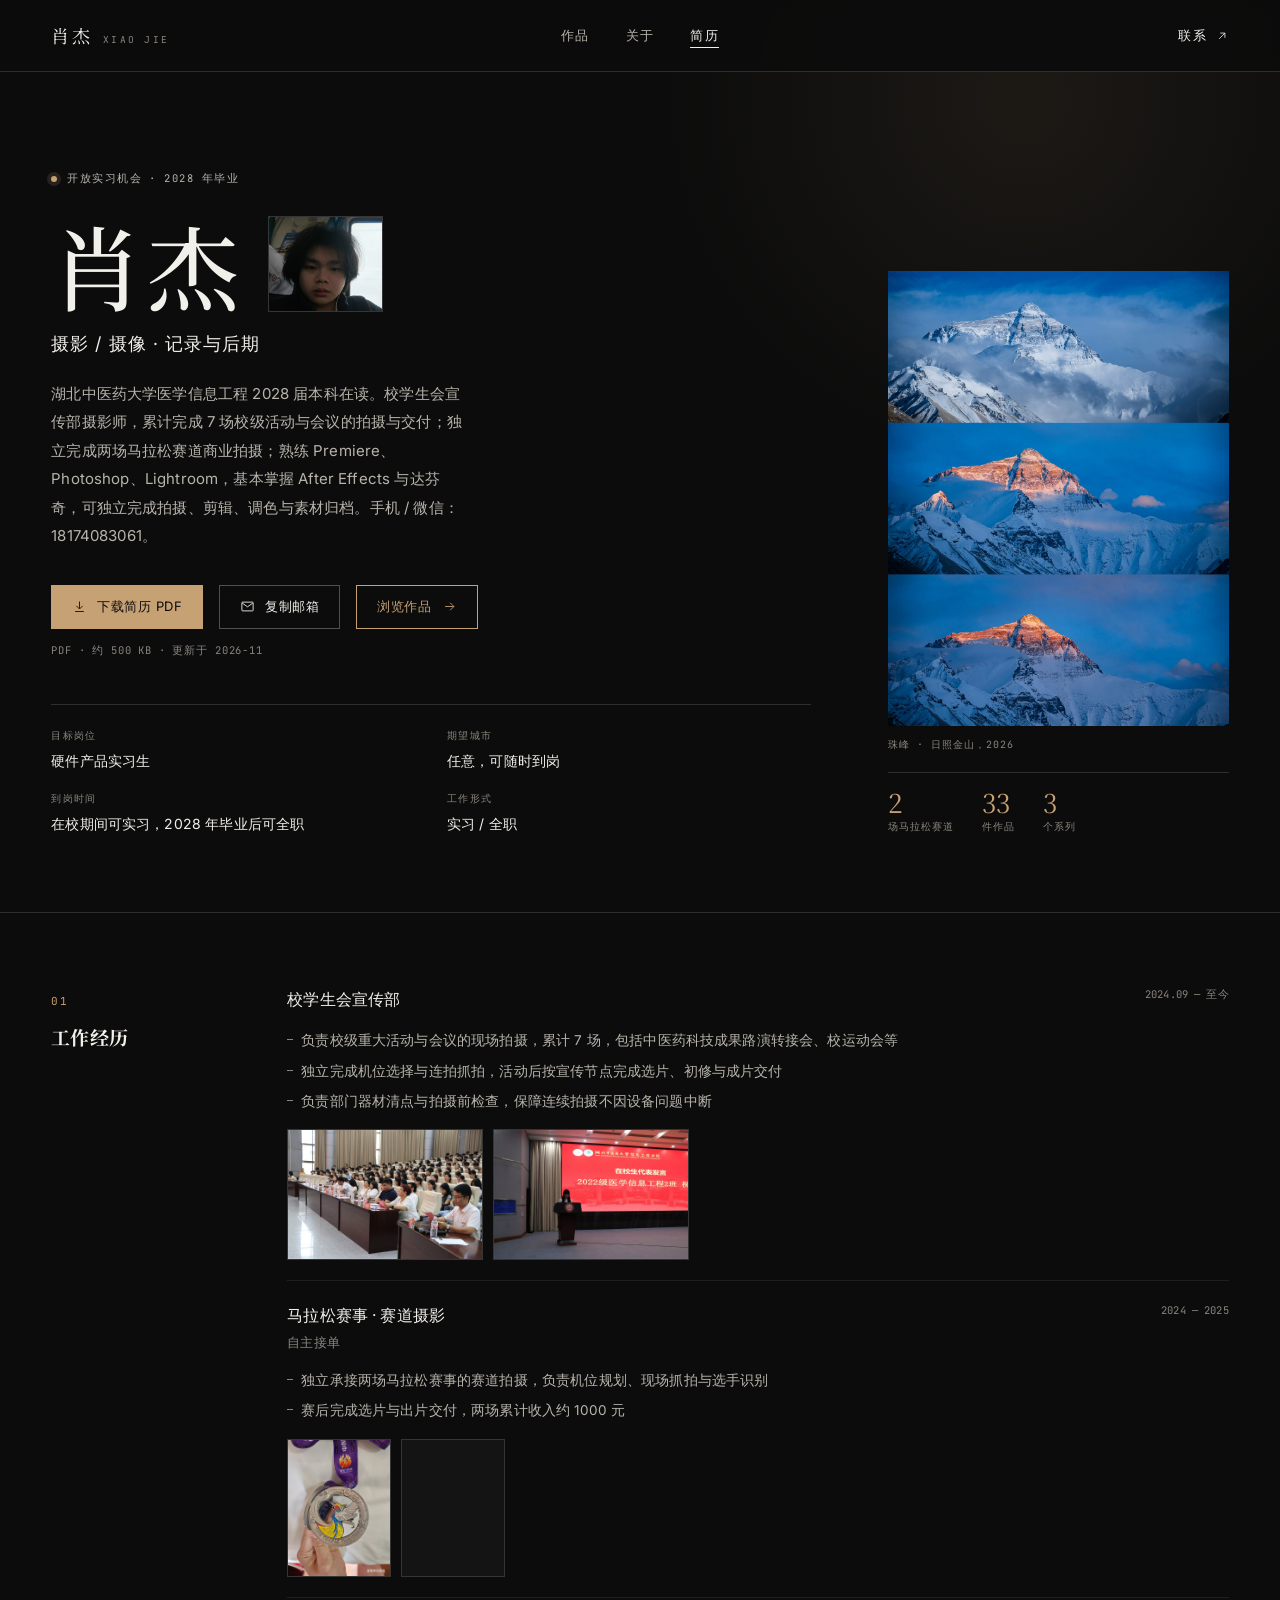
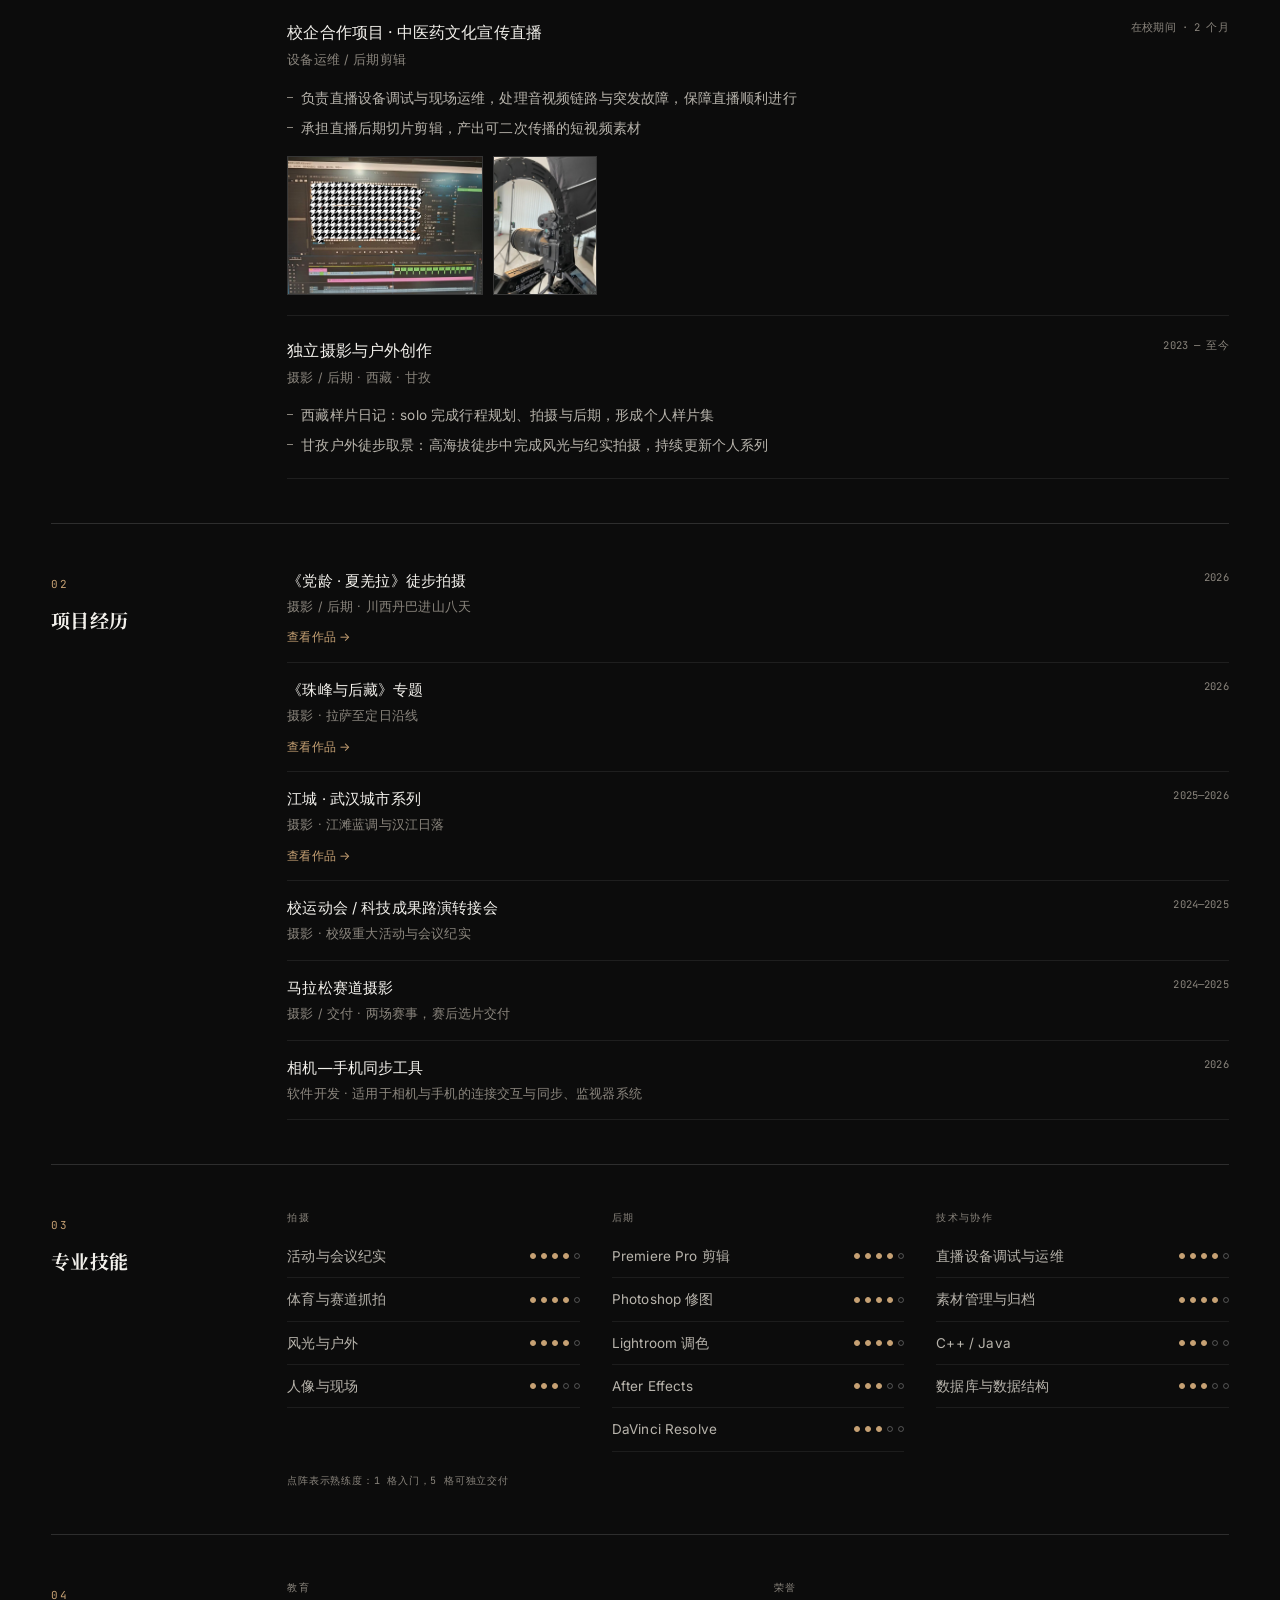
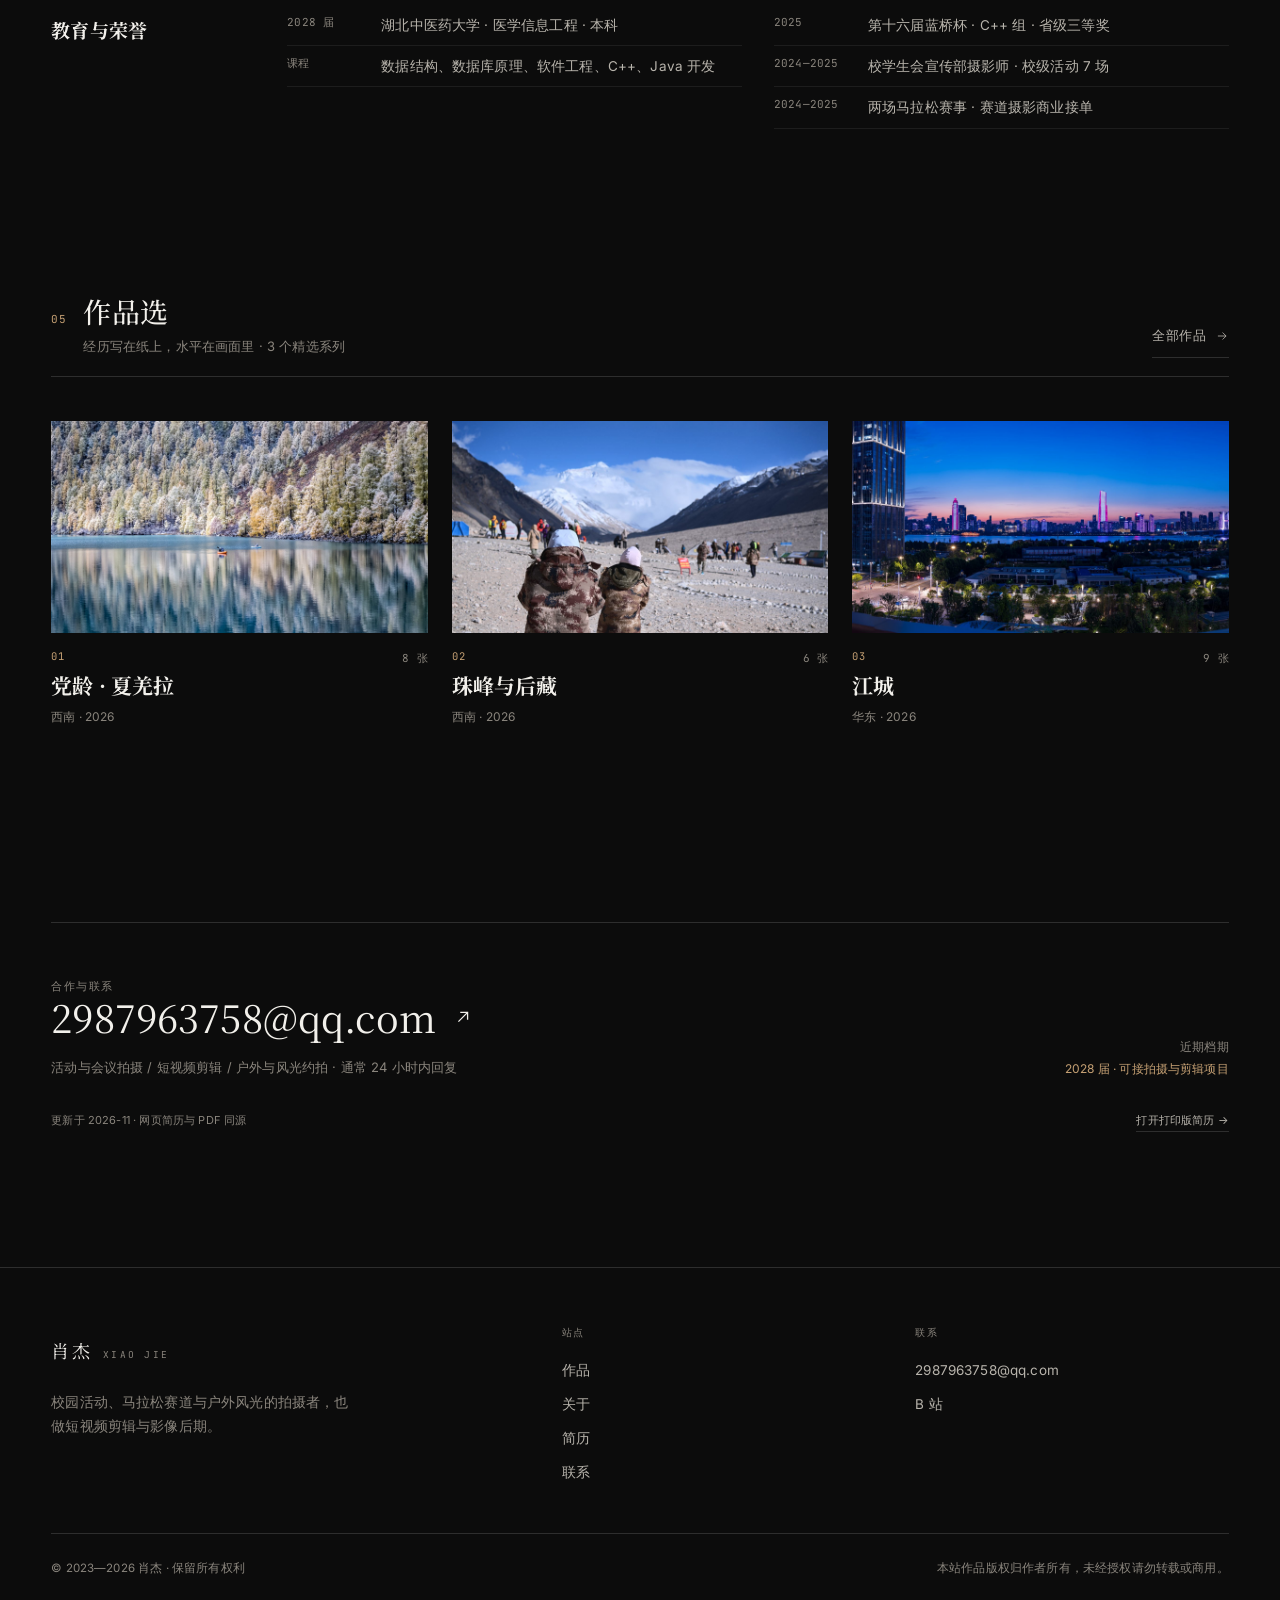
<file: index.html>
<!DOCTYPE html>
<html lang="zh-CN">
<head>
<meta charset="utf-8">
<meta name="viewport" content="width=device-width, initial-scale=1, viewport-fit=cover">
<title>肖杰 · 摄影与摄像｜简历与作品</title>
<meta name="description" content="肖杰，摄影与摄像。在线简历与作品集：校园活动、马拉松赛道与户外影像，可一键下载 PDF。">
<meta name="theme-color" content="#0C0C0C">
<meta property="og:title" content="肖杰 · 摄影与摄像">
<meta property="og:description" content="湖北中医药大学医学信息工程 2028 届本科在读。拍校园活动、马拉松赛道与户外风光，也做短视频剪辑与后期。">
<meta property="og:type" content="website">
<link rel="preconnect" href="https://fonts.googleapis.com">
<link rel="preconnect" href="https://fonts.gstatic.com" crossorigin>
<link href="https://fonts.googleapis.com/css2?family=Inter:wght@400;500&family=JetBrains+Mono:wght@400&family=Noto+Serif+SC:wght@400;500&display=swap" rel="stylesheet">
<link rel="stylesheet" href="assets/css/tokens.css">
<link rel="stylesheet" href="assets/css/base.css">
<link rel="stylesheet" href="assets/css/layout.css">
<link rel="stylesheet" href="assets/css/components.css">
<link rel="stylesheet" href="assets/css/pages.css">
</head>
<body data-page="home" data-nav="solid">
<a class="skip-link" href="#main">跳到主要内容</a>

<header class="nav" id="nav">
  <div class="nav__inner">
    <a class="nav__brand" href="index.html" aria-label="肖杰 · 首页"><span>肖杰</span><em>XIAO JIE</em></a>
    <nav class="nav__links" aria-label="主导航">
      <a href="works.html" data-nav="works">作品</a>
      <a href="about.html" data-nav="about">关于</a>
      <a href="resume.html" data-nav="resume">简历</a>
    </nav>
    <div class="nav__right">
      <a class="nav__contact" href="contact.html" data-nav="contact">联系
        <svg viewBox="0 0 24 24" fill="none" stroke="currentColor" stroke-width="1.4" aria-hidden="true"><path d="M7 17 17 7M9 7h8v8"/></svg>
      </a>
      <button class="nav__burger" id="burger" type="button" aria-label="打开菜单" aria-expanded="false" aria-controls="menu"><span></span><span></span></button>
    </div>
  </div>
</header>

<div class="menu" id="menu" aria-hidden="true">
  <nav class="menu__links" aria-label="移动端导航">
    <a href="index.html" style="--i:0"><span>01</span>首页</a>
    <a href="works.html" data-nav="works" style="--i:1"><span>02</span>作品</a>
    <a href="about.html" data-nav="about" style="--i:2"><span>03</span>关于</a>
    <a href="resume.html" data-nav="resume" style="--i:3"><span>04</span>简历</a>
    <a href="contact.html" style="--i:4"><span>05</span>联系</a>
  </nav>
  <div class="menu__foot">
    <a class="menu__mail" href="mailto:2987963758@qq.com">2987963758@qq.com</a>
    <div class="menu__social">
      <a href="https://space.bilibili.com/699969839" target="_blank" rel="noopener">B 站</a>
    </div>
    <span class="menu__loc">HANGZHOU · CN</span>
  </div>
</div>

<main class="page" id="main">
  <section class="intro" aria-labelledby="introName">
    <div class="wrap intro__grid">
      <div class="intro__main">
        <p class="intro__status"><span class="intro__dot" aria-hidden="true"></span>开放实习机会 · 2028 年毕业</p>
        <div class="intro__title">
          <h1 class="intro__name" id="introName">肖杰</h1>
          <figure class="intro__avatar">
            <img src="assets/img/about/id-photo.jpg" alt="肖杰证件照" width="1400" height="1158" decoding="async">
          </figure>
        </div>
        <p class="intro__role" data-role>摄影 / 摄像 · 记录与后期</p>
        <p class="intro__lede" data-summary>湖北中医药大学医学信息工程 2028 届本科在读。校学生会宣传部摄影师，累计完成 7 场校级活动与会议的拍摄与交付；独立完成两场马拉松赛道商业拍摄；熟练 Premiere、Photoshop、Lightroom，基本掌握 After Effects 与达芬奇，可独立完成拍摄、剪辑、调色与素材归档。手机 / 微信：18174083061。</p>
        <div class="intro__actions">
          <a class="btn btn--solid" href="assets/files/resume-xiaojie-2026-11.pdf" download data-pdf-link>
            <svg viewBox="0 0 24 24" fill="none" stroke="currentColor" stroke-width="1.4" aria-hidden="true"><path d="M12 4v11M7 11l5 5 5-5M5 20h14"/></svg>
            下载简历 PDF
          </a>
          <button class="btn" type="button" data-copy-email="2987963758@qq.com">
            <svg viewBox="0 0 24 24" fill="none" stroke="currentColor" stroke-width="1.4" aria-hidden="true"><rect x="3" y="5" width="18" height="14" rx="1"/><path d="m3.5 6.5 8.5 6 8.5-6"/></svg>
            复制邮箱
          </button>
          <a class="btn btn--outline-accent" href="works.html">浏览作品
            <svg viewBox="0 0 24 24" fill="none" stroke="currentColor" stroke-width="1.4" aria-hidden="true"><path d="M5 12h14M13 6l6 6-6 6"/></svg>
          </a>
        </div>
        <p class="intro__pdfnote" data-pdf-note></p>
        <dl class="intro__facts" id="intentFacts"></dl>
      </div>

      <aside class="intro__side">
        <figure class="intro__portrait">
          <div class="media media--3x4">
            <img id="portraitImg" data-fade alt="珠峰日照金山，2026" fetchpriority="high" decoding="async">
          </div>
          <figcaption>珠峰 · 日照金山，2026</figcaption>
        </figure>
        <ul class="intro__stats" id="introStats"></ul>
      </aside>
    </div>
  </section>

  <div class="wrap resume-body">
    <section class="resume-block" aria-labelledby="hExp">
      <div class="resume-block__label">
        <span class="label">01</span>
        <h2 class="resume-block__title" id="hExp">工作经历</h2>
      </div>
      <div id="experienceList"></div>
    </section>

    <section class="resume-block" aria-labelledby="hProj">
      <div class="resume-block__label">
        <span class="label">02</span>
        <h2 class="resume-block__title" id="hProj">项目经历</h2>
      </div>
      <div id="projectList"></div>
    </section>

    <section class="resume-block" aria-labelledby="hSkill">
      <div class="resume-block__label">
        <span class="label">03</span>
        <h2 class="resume-block__title" id="hSkill">专业技能</h2>
      </div>
      <div>
        <div class="skills-grid" id="skillsGrid"></div>
        <p class="resume-hint">点阵表示熟练度：1 格入门，5 格可独立交付</p>
      </div>
    </section>

    <section class="resume-block" aria-labelledby="hEdu">
      <div class="resume-block__label">
        <span class="label">04</span>
        <h2 class="resume-block__title" id="hEdu">教育与荣誉</h2>
      </div>
      <div class="edu-grid">
        <div>
          <p class="skill-group__title">教育</p>
          <ul class="compact-list" id="eduList"></ul>
        </div>
        <div>
          <p class="skill-group__title">荣誉</p>
          <ul class="compact-list" id="awardList"></ul>
        </div>
      </div>
    </section>
  </div>

  <section class="section" aria-labelledby="hWorks">
    <div class="wrap">
      <div class="sec-head" data-reveal>
        <div class="sec-head__left">
          <span class="sec-head__no">05</span>
          <div>
            <h2 class="sec-head__title" id="hWorks">作品选</h2>
            <p class="sec-head__sub">经历写在纸上，水平在画面里 · 3 个精选系列</p>
          </div>
        </div>
        <a class="sec-head__link" href="works.html">全部作品
          <svg viewBox="0 0 24 24" fill="none" stroke="currentColor" stroke-width="1.4" aria-hidden="true"><path d="M5 12h14M13 6l6 6-6 6"/></svg>
        </a>
      </div>
      <div class="series-grid" id="homeSeries" data-reveal-group></div>
    </div>
  </section>

  <section class="section section--tight" aria-labelledby="hContact">
    <div class="wrap">
      <div class="contact-band" data-reveal>
        <div>
          <p class="label" id="hContact">合作与联系</p>
          <a class="contact-band__mail" href="mailto:2987963758@qq.com">2987963758@qq.com
            <svg viewBox="0 0 24 24" fill="none" stroke="currentColor" stroke-width="1.4" aria-hidden="true"><path d="M7 17 17 7M9 7h8v8"/></svg>
          </a>
          <p class="contact-band__note">活动与会议拍摄 / 短视频剪辑 / 户外与风光约拍 · 通常 24 小时内回复</p>
        </div>
        <div class="contact-band__side">
          近期档期<br>
          <span class="accent">2028 届 · 可接拍摄与剪辑项目</span>
        </div>
      </div>
      <div class="resume-updated">
        <span data-updated>更新于 2026-11 · 网页简历与 PDF 同源</span>
        <a href="resume.html" class="resume-updated__link">打开打印版简历 →</a>
      </div>
    </div>
  </section>
</main>

<footer class="footer">
  <div class="wrap">
    <div class="footer__grid">
      <div class="footer__brand">
        <a class="nav__brand" href="index.html"><span>肖杰</span><em>XIAO JIE</em></a>
        <p>校园活动、马拉松赛道与户外风光的拍摄者，也做短视频剪辑与影像后期。</p>
      </div>
      <div>
        <p class="footer__title">站点</p>
        <div class="footer__links">
          <a href="works.html">作品</a>
          <a href="about.html">关于</a>
          <a href="resume.html">简历</a>
          <a href="contact.html">联系</a>
        </div>
      </div>
      <div>
        <p class="footer__title">联系</p>
        <div class="footer__links">
          <a href="mailto:2987963758@qq.com">2987963758@qq.com</a>
          <a href="https://space.bilibili.com/699969839" target="_blank" rel="noopener">B 站</a>
        </div>
      </div>
    </div>
    <div class="footer__bottom">
      <span>© 2023—<span data-year>2026</span> 肖杰 · 保留所有权利</span>
      <span>本站作品版权归作者所有，未经授权请勿转载或商用。</span>
    </div>
  </div>
</footer>

<div class="mobile-bar" id="mobileBar">
  <a class="btn" href="assets/files/resume-xiaojie-2026-11.pdf" download>下载简历</a>
  <a class="btn btn--solid" href="contact.html">联系我</a>
</div>

<script src="data/site.js" defer></script>
<script src="data/works.js" defer></script>
<script src="data/series.js" defer></script>
<script src="data/resume.js" defer></script>
<script src="data/profile.js" defer></script>
<script src="assets/js/core/data.js" defer></script>
<script src="assets/js/core/ui.js" defer></script>
<script src="assets/js/core/cards.js" defer></script>
<script src="assets/js/core/nav.js" defer></script>
<script src="assets/js/core/lightbox.js" defer></script>
<script src="assets/js/core/reveal.js" defer></script>
<script src="assets/js/core/resume-view.js" defer></script>
<script src="assets/js/pages/home.js" defer></script>
</body>
</html>
</file>
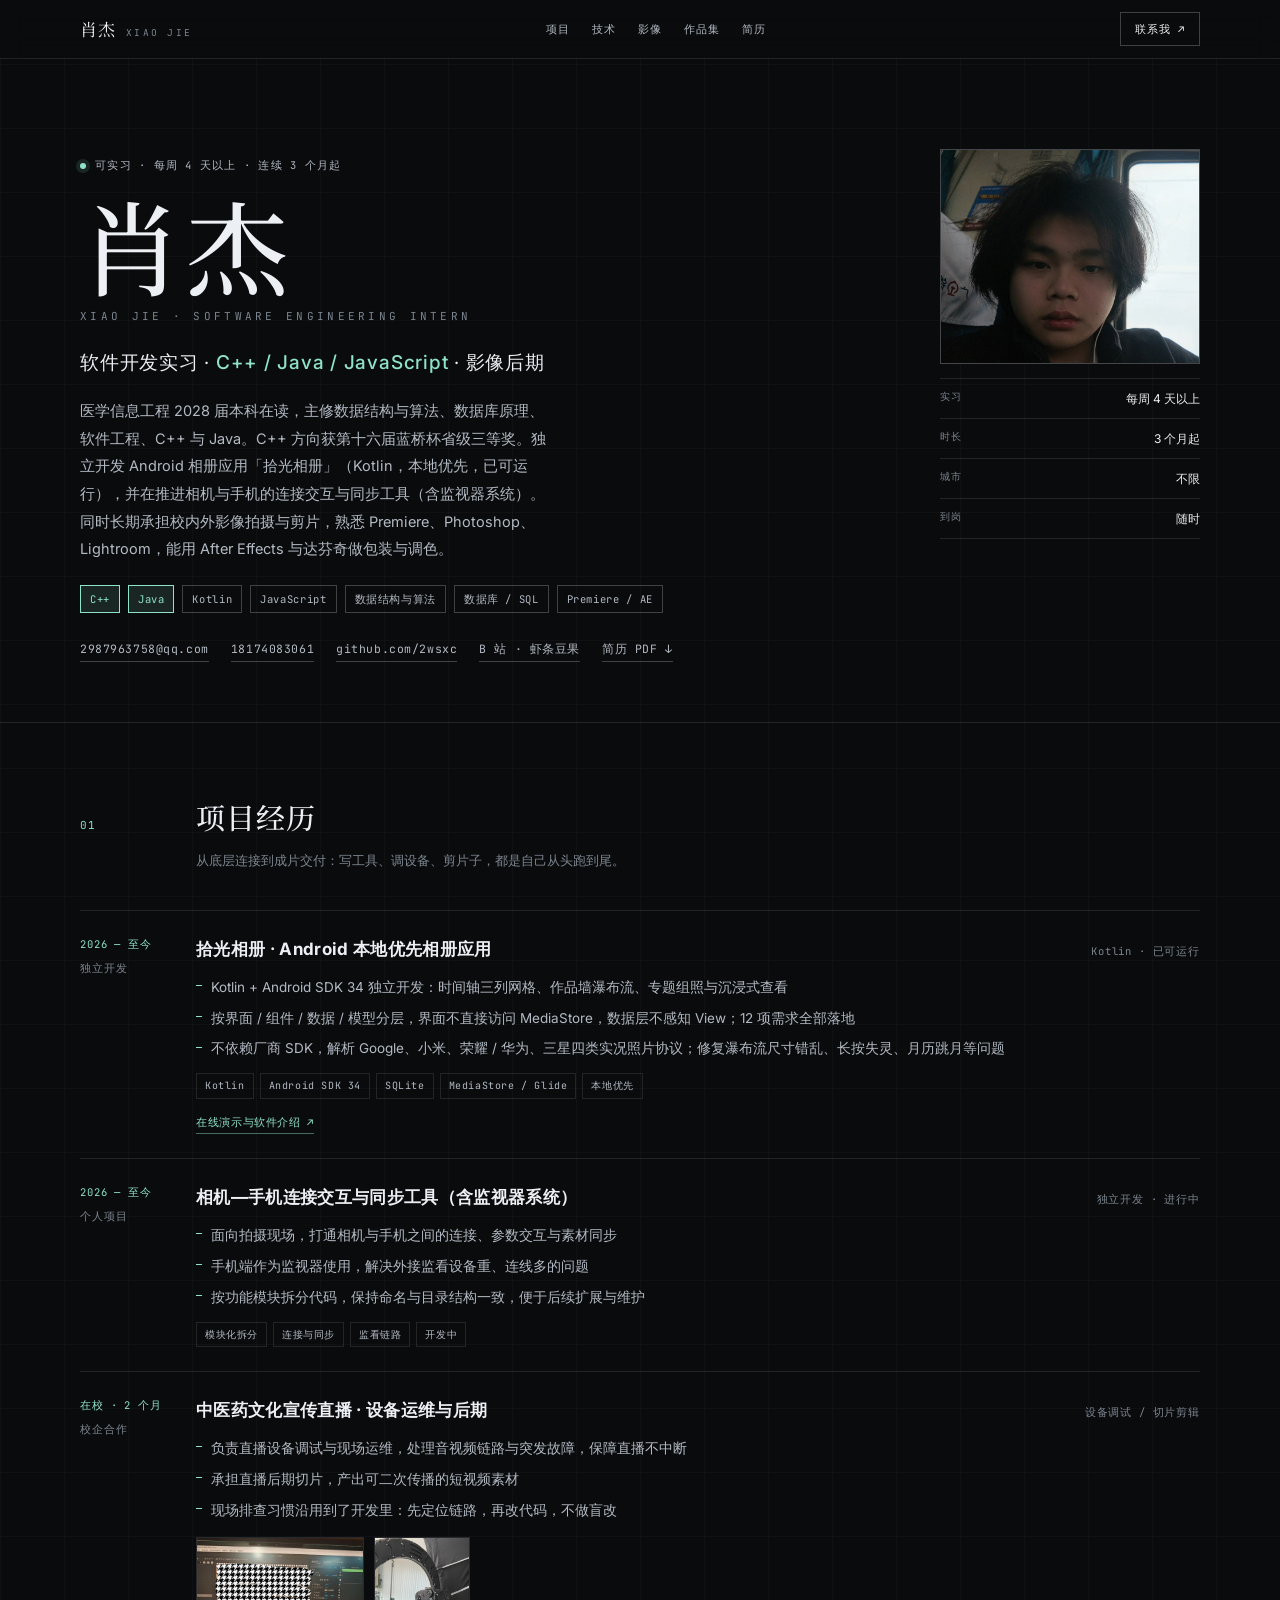
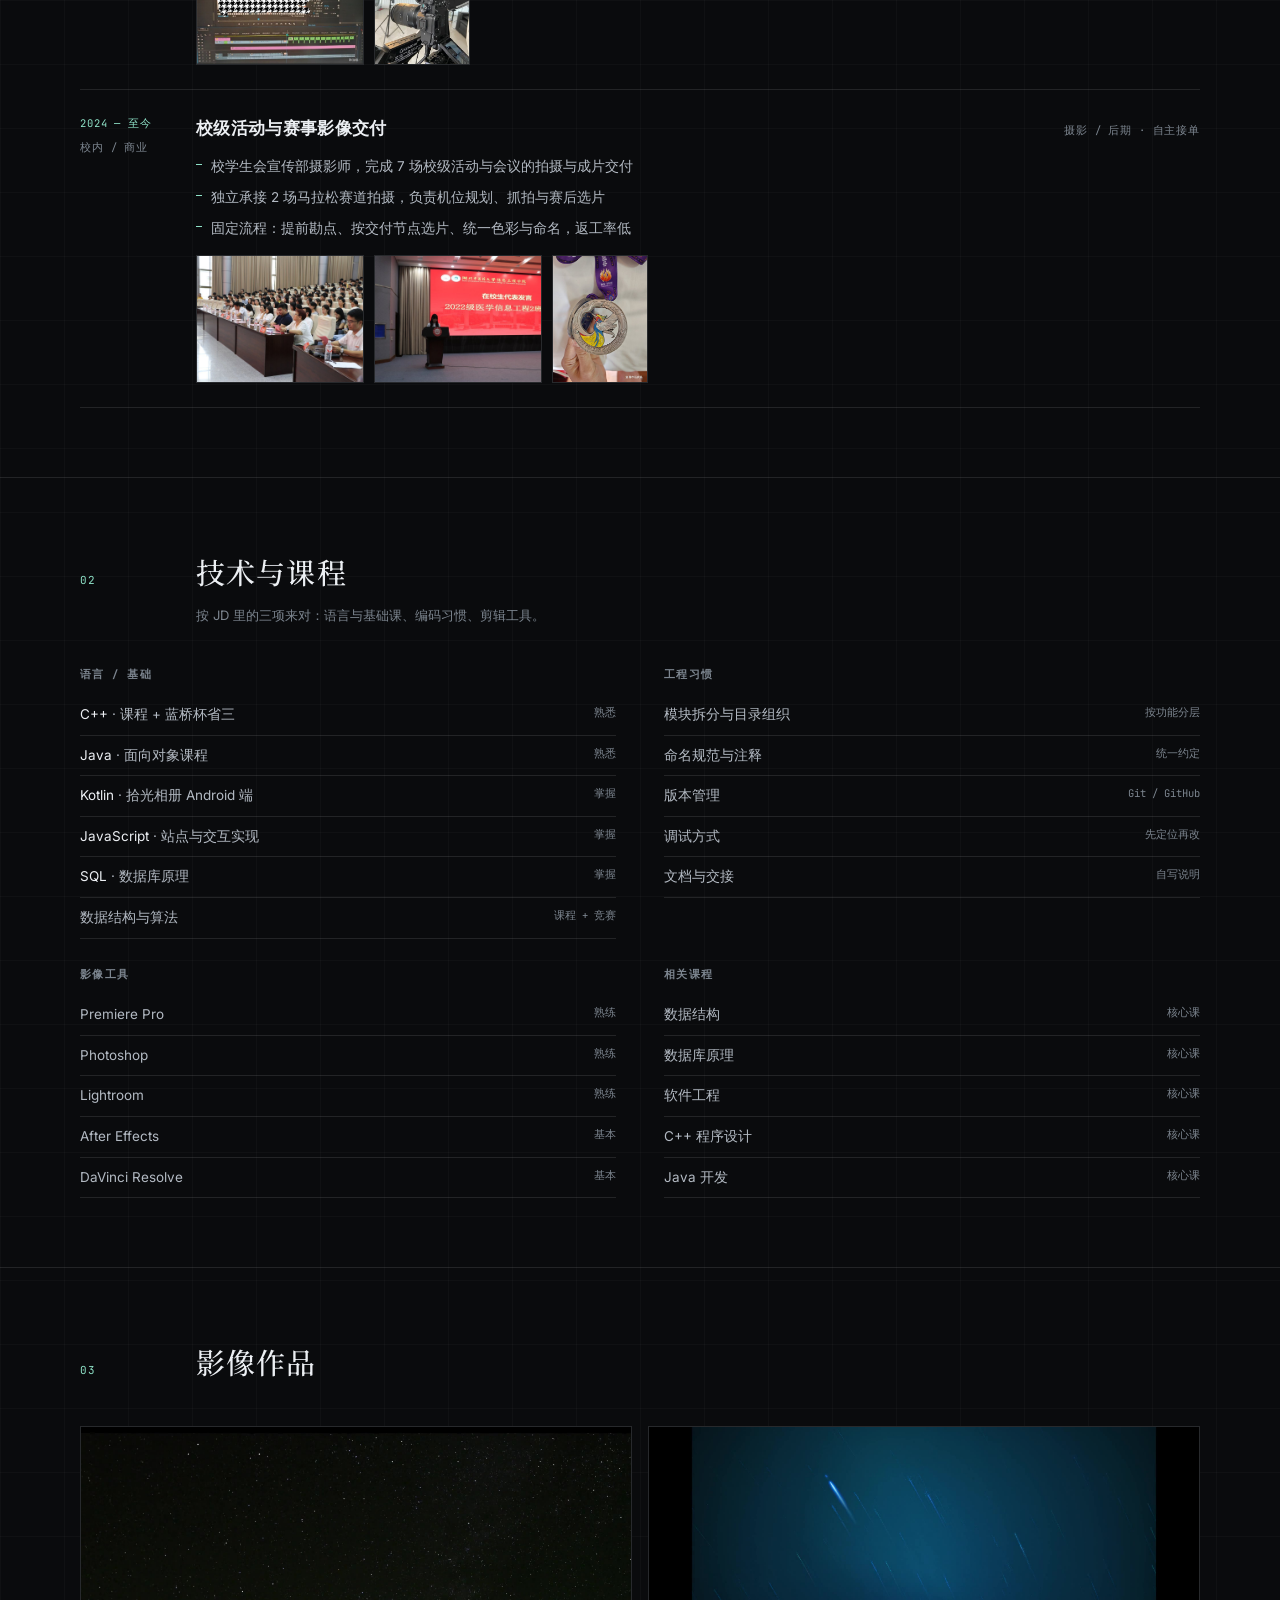
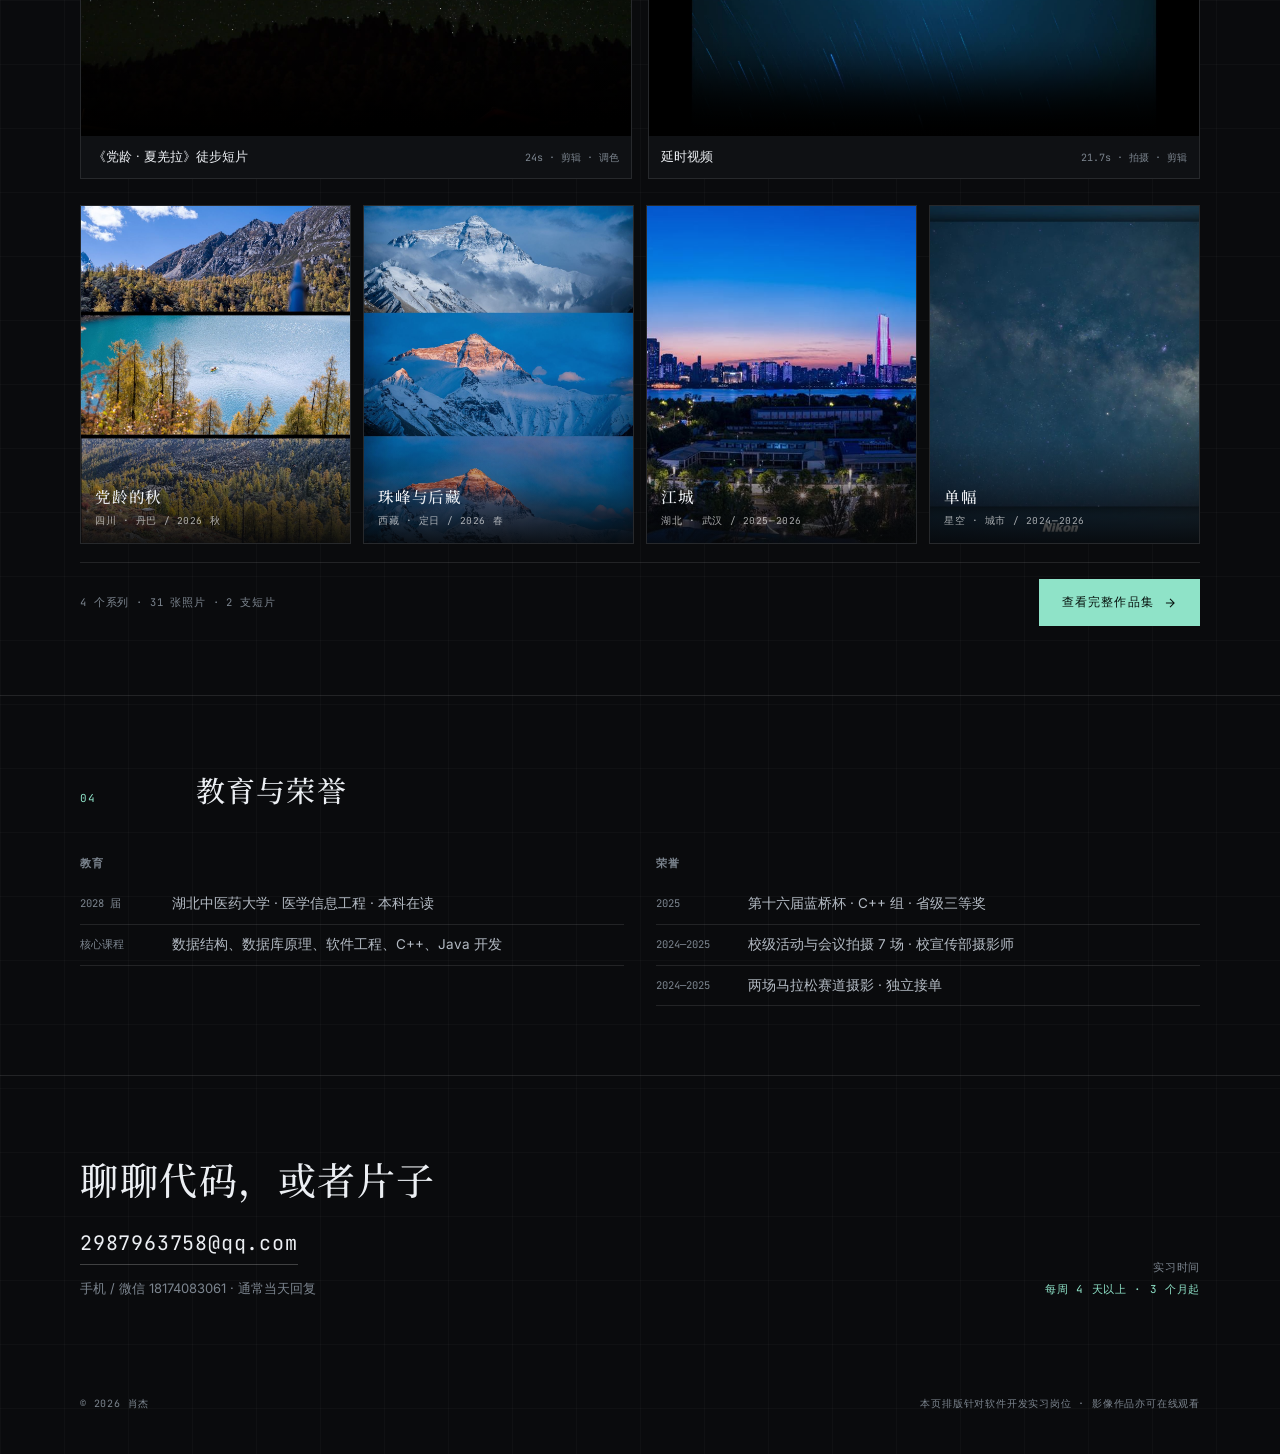
<file: dev/index.html>
<!DOCTYPE html>
<html lang="zh-CN">
<head>
<meta charset="utf-8">
<meta name="viewport" content="width=device-width, initial-scale=1, viewport-fit=cover">
<title>肖杰 · 软件开发实习 · 简历与作品</title>
<meta name="description" content="肖杰，医学信息工程 2028 届在读。C++ / Java / JavaScript，数据结构与算法（蓝桥杯省三），独立开发相机与手机连接同步工具；长期做活动与赛事影像，熟练 Premiere / Photoshop / Lightroom。">
<meta name="theme-color" content="#0a0b0d">
<meta property="og:title" content="肖杰 · 软件开发实习">
<meta property="og:description" content="写得动代码，也剪得了片子。C++ / Java / JavaScript，相机—手机同步工具开发中。">
<link rel="preconnect" href="https://fonts.googleapis.com">
<link rel="preconnect" href="https://fonts.gstatic.com" crossorigin>
<link href="https://fonts.googleapis.com/css2?family=Inter:wght@400;500&family=JetBrains+Mono:wght@400;500&family=Noto+Serif+SC:wght@400;500&display=swap" rel="stylesheet">
<style>
:root{
  --bg:#0a0b0d; --bg-2:#0f1114; --line:rgba(255,255,255,.10); --line-2:rgba(255,255,255,.22);
  --ink:#eceff3; --ink-2:#b3bac3; --muted:#7c858f; --accent:#8fe3c8; --accent-dim:rgba(143,227,200,.12);
  --mono:"JetBrains Mono","SFMono-Regular",Consolas,monospace;
  --sans:"Inter","HarmonyOS Sans SC","PingFang SC","Microsoft YaHei",sans-serif;
  --serif:"Noto Serif SC","Source Han Serif SC","Songti SC",serif;
}
*{box-sizing:border-box}
html{scroll-behavior:smooth}
body{margin:0;background:var(--bg);color:var(--ink);font-family:var(--sans);line-height:1.75;
  -webkit-font-smoothing:antialiased;background-image:linear-gradient(rgba(255,255,255,.022) 1px,transparent 1px),linear-gradient(90deg,rgba(255,255,255,.022) 1px,transparent 1px);background-size:64px 64px}
a{color:inherit;text-decoration:none}
img{display:block;max-width:100%}
h1,h2,h3,p,ul,ol,li,figure,dl,dd{margin:0}
ul,ol{padding:0;list-style:none}
.mono{font-family:var(--mono);font-size:11px;letter-spacing:.14em;text-transform:uppercase;color:var(--muted)}
.wrap{width:min(100% - 44px,1120px);margin-inline:auto}

/* 顶部 */
.top{position:sticky;top:0;z-index:20;background:rgba(10,11,13,.82);backdrop-filter:blur(14px);border-bottom:1px solid var(--line)}
.top__in{display:flex;align-items:center;justify-content:space-between;height:58px}
.brand{display:flex;align-items:baseline;gap:10px;font-family:var(--serif);font-size:17px;letter-spacing:.06em}
.brand em{font-family:var(--mono);font-style:normal;font-size:9.5px;letter-spacing:.24em;color:var(--muted)}
.nav{display:flex;gap:22px;font-family:var(--mono);font-size:10.5px;letter-spacing:.1em;color:var(--ink-2)}
.nav a:hover{color:var(--accent)}
.top__cta{border:1px solid var(--line-2);padding:7px 14px;font-family:var(--mono);font-size:10.5px;letter-spacing:.1em;transition:.2s}
.top__cta:hover{border-color:var(--accent);color:var(--accent)}

/* 首屏 */
.hero{padding:clamp(46px,7vw,92px) 0 clamp(34px,5vw,60px);border-bottom:1px solid var(--line)}
.hero__grid{display:grid;grid-template-columns:minmax(0,1fr) 260px;gap:clamp(28px,5vw,64px);align-items:start}
.status{display:inline-flex;align-items:center;gap:9px;font-family:var(--mono);font-size:10.5px;letter-spacing:.12em;color:var(--ink-2)}
.status i{width:6px;height:6px;border-radius:50%;background:var(--accent);box-shadow:0 0 0 4px var(--accent-dim)}
h1{font-family:var(--serif);font-size:clamp(52px,8vw,104px);line-height:.96;font-weight:500;letter-spacing:.04em;margin-top:18px}
.hero__en{font-family:var(--mono);font-size:11px;letter-spacing:.3em;color:var(--muted);margin-top:14px}
.role{margin-top:20px;font-size:clamp(15px,1.7vw,19px);letter-spacing:.04em}
.role b{font-weight:500;color:var(--accent)}
.lede{margin-top:18px;max-width:52ch;font-size:14.5px;line-height:1.9;color:var(--ink-2)}
.tags{display:flex;flex-wrap:wrap;gap:8px;margin-top:22px}
.tag{font-family:var(--mono);font-size:10.5px;letter-spacing:.06em;padding:4px 9px;border:1px solid var(--line-2);color:var(--ink-2)}
.tag.on{border-color:var(--accent);color:var(--accent);background:var(--accent-dim)}
.links{display:flex;flex-wrap:wrap;gap:8px 22px;margin-top:26px;font-family:var(--mono);font-size:11.5px;letter-spacing:.05em;color:var(--ink-2)}
.links a{border-bottom:1px solid var(--line-2);padding-bottom:2px}
.links a:hover{color:var(--accent);border-color:var(--accent)}
.hero__side{display:flex;flex-direction:column;gap:14px}
.portrait{border:1px solid var(--line-2);background:var(--bg-2)}
.portrait img{width:100%;height:auto;filter:saturate(.95)}
.side-facts{border-top:1px solid var(--line)}
.side-facts div{display:flex;justify-content:space-between;gap:10px;padding:9px 0;border-bottom:1px solid var(--line);font-size:12px;color:var(--ink-2)}
.side-facts dt{font-family:var(--mono);font-size:10px;letter-spacing:.1em;color:var(--muted);text-transform:uppercase}
.side-facts dd{text-align:right;color:var(--ink)}

/* 区块通用 */
.sec{padding:clamp(38px,5.4vw,70px) 0;border-bottom:1px solid var(--line)}
.sec__head{display:grid;grid-template-columns:96px minmax(0,1fr);gap:20px;margin-bottom:clamp(22px,3vw,38px);align-items:baseline}
.sec__no{font-family:var(--mono);font-size:11px;letter-spacing:.1em;color:var(--accent)}
.sec__head h2{font-family:var(--serif);font-size:clamp(21px,2.6vw,29px);font-weight:500;letter-spacing:.04em}
.sec__sub{margin-top:6px;font-size:13px;color:var(--muted);max-width:60ch}

/* 项目卡 */
.proj{display:grid;grid-template-columns:96px minmax(0,1fr);gap:20px;padding:24px 0;border-top:1px solid var(--line)}
.proj:last-child{border-bottom:1px solid var(--line)}
.proj__meta{font-family:var(--mono);font-size:10.5px;letter-spacing:.08em;color:var(--muted);line-height:1.9}
.proj__meta b{display:block;color:var(--accent);font-weight:400;margin-bottom:4px}
.proj__head{display:flex;flex-wrap:wrap;align-items:baseline;justify-content:space-between;gap:6px 18px}
.proj__title{font-size:17px;letter-spacing:.02em}
.proj__kind{font-family:var(--mono);font-size:10.5px;color:var(--muted);letter-spacing:.08em}
.proj__list{margin-top:10px;display:flex;flex-direction:column;gap:6px}
.proj__list li{position:relative;padding-left:15px;font-size:13.5px;color:var(--ink-2);line-height:1.85}
.proj__list li::before{content:"";position:absolute;left:0;top:.75em;width:6px;height:1px;background:var(--accent)}
.proj__stack{display:flex;flex-wrap:wrap;gap:6px;margin-top:12px}
.chip{font-family:var(--mono);font-size:10px;letter-spacing:.06em;color:var(--ink-2);border:1px solid var(--line);padding:3px 8px}
.proj__media{display:flex;gap:10px;margin-top:14px;flex-wrap:wrap}
.proj__media figure{border:1px solid var(--line);overflow:hidden;background:var(--bg-2)}
.proj__media img{width:100%;height:100%;object-fit:cover}
.proj__media .p{width:96px;aspect-ratio:3/4}
.proj__media .w{width:168px;aspect-ratio:3/2}
.proj__link{display:inline-flex;align-items:center;gap:7px;margin-top:14px;font-family:var(--mono);font-size:10.5px;letter-spacing:.06em;color:var(--accent);border-bottom:1px solid rgba(143,227,200,.45);padding-bottom:2px;transition:.2s}
.proj__link:hover{color:#aaf0da;border-color:#aaf0da}

/* 技能 */
.skill-grid{display:grid;grid-template-columns:repeat(2,minmax(0,1fr));gap:26px 48px}
.skill-block h3{font-family:var(--mono);font-size:10.5px;letter-spacing:.14em;color:var(--muted);text-transform:uppercase;margin-bottom:12px}
.kv{display:flex;justify-content:space-between;gap:16px;padding:8px 0;border-bottom:1px solid var(--line);font-size:13.5px;color:var(--ink-2)}
.kv span:last-child{font-family:var(--mono);font-size:10.5px;color:var(--muted);white-space:nowrap}
.kv strong{font-weight:400;color:var(--ink)}

/* 影像 */
.films{display:grid;grid-template-columns:repeat(2,minmax(0,1fr));gap:16px;margin-bottom:26px}
.film{border:1px solid var(--line);background:var(--bg-2);overflow:hidden}
.film video{display:block;width:100%;aspect-ratio:16/9;object-fit:cover;background:#000}
.film figcaption{display:flex;align-items:baseline;justify-content:space-between;gap:10px;padding:10px 12px;font-size:12.5px}
.film figcaption span{font-family:var(--mono);font-size:10px;color:var(--muted)}
.series-links{display:grid;grid-template-columns:repeat(4,minmax(0,1fr));gap:12px}
.series-card{position:relative;display:block;aspect-ratio:4/5;border:1px solid var(--line);overflow:hidden;background:var(--bg-2)}
.series-card img{width:100%;height:100%;object-fit:cover;filter:saturate(.95);transition:transform .8s cubic-bezier(.22,1,.36,1)}
.series-card__go{position:absolute;top:10px;right:10px;z-index:2;font-family:var(--mono);font-size:9.5px;letter-spacing:.06em;color:var(--ink);background:rgba(10,11,13,.62);border:1px solid rgba(255,255,255,.28);padding:3px 7px;opacity:0;transform:translateY(-4px);transition:.3s}
.series-card__in{position:absolute;inset:auto 0 0 0;padding:44px 14px 13px;background:linear-gradient(to top,rgba(6,7,9,.9),rgba(6,7,9,.3) 58%,transparent)}
.series-card__in h3{font-family:var(--serif);font-size:15.5px;font-weight:500;letter-spacing:.05em}
.series-card__in p{margin-top:3px;font-family:var(--mono);font-size:9.5px;letter-spacing:.06em;color:rgba(255,255,255,.64)}
.series-card:hover img{transform:scale(1.045)}
.series-card:hover .series-card__go{opacity:1;transform:none}
.all-works{display:flex;flex-wrap:wrap;align-items:center;justify-content:space-between;gap:14px 16px;margin-top:18px;padding-top:16px;border-top:1px solid var(--line);font-family:var(--mono);font-size:10.5px;letter-spacing:.08em;color:var(--muted)}
.works-cta{display:inline-flex;align-items:center;gap:9px;background:var(--accent);border:1px solid var(--accent);color:#06110d;font-family:var(--mono);font-size:12px;font-weight:500;letter-spacing:.1em;padding:12px 22px;transition:.22s}
.works-cta svg{width:14px;height:14px}
.works-cta:hover{background:#aaf0da;border-color:#aaf0da;transform:translateY(-2px);box-shadow:0 10px 26px -12px rgba(143,227,200,.7)}

/* 教育 */
.edu{display:grid;grid-template-columns:repeat(2,minmax(0,1fr));gap:32px}
.edu h3{font-family:var(--mono);font-size:10.5px;letter-spacing:.14em;color:var(--muted);text-transform:uppercase;margin-bottom:12px}
.edu li{display:flex;gap:16px;padding:8px 0;border-bottom:1px solid var(--line);font-size:13.5px;color:var(--ink-2)}
.edu li span:first-child{font-family:var(--mono);font-size:10.5px;color:var(--muted);min-width:76px;padding-top:2px}

/* 联系 */
.contact{display:grid;grid-template-columns:minmax(0,1fr) auto;gap:24px;align-items:end}
.contact h2{font-family:var(--serif);font-size:clamp(24px,3.4vw,38px);font-weight:500;letter-spacing:.04em}
.contact__mail{display:inline-block;margin-top:14px;font-family:var(--mono);font-size:clamp(14px,1.9vw,20px);letter-spacing:.04em;border-bottom:1px solid var(--line-2);padding-bottom:3px}
.contact__mail:hover{color:var(--accent);border-color:var(--accent)}
.contact__note{margin-top:12px;font-size:13px;color:var(--muted)}
.contact__side{font-family:var(--mono);font-size:11px;letter-spacing:.06em;color:var(--muted);text-align:right;line-height:2}
.contact__side b{color:var(--accent);font-weight:400}

.foot{padding:26px 0 42px;display:flex;flex-wrap:wrap;justify-content:space-between;gap:12px;font-family:var(--mono);font-size:10px;letter-spacing:.08em;color:var(--muted)}

@media (max-width:860px){
  .hero__grid{grid-template-columns:1fr}
  .hero__side{order:-1;flex-direction:row;align-items:flex-start;gap:18px}
  .portrait{width:min(46%,190px)}
  .sec__head,.proj{grid-template-columns:1fr;gap:8px}
  .skill-grid,.films,.edu{grid-template-columns:1fr}
  .series-links{grid-template-columns:repeat(2,minmax(0,1fr))}
  .nav{display:none}
  .contact{grid-template-columns:1fr}
  .contact__side{text-align:left}
}

@page{size:A4;margin:13mm}
@media print{
  body{background:#fff;color:#111;background-image:none;font-size:9.6pt;line-height:1.5}
  .top,.tags,.links,.hero__en,.status,.films,.series-links,.all-works,.foot,.chip,#works{display:none!important}
  .sec__sub{display:none!important}
  .wrap{width:100%}
  .hero{padding:0 0 6pt;border-bottom:1px solid #ddd}
  .hero__grid{grid-template-columns:minmax(0,1fr) 24mm;gap:7mm}
  h1{font-size:19pt;color:#111;margin-top:0}
  .role,.lede,.kv,.proj__list li,.edu li{color:#222}
  .lede{font-size:8.8pt;margin-top:5pt}
  .role{margin-top:5pt;font-size:10pt}
  .sec{padding:4pt 0;border-bottom:1px solid #eee}
  .sec__head{grid-template-columns:12mm minmax(0,1fr);margin-bottom:3pt}
  .sec__no{color:#666}
  .sec__head h2{font-size:10.5pt;color:#111}
  .proj{padding:4pt 0;grid-template-columns:12mm minmax(0,1fr);break-inside:avoid}
  .proj__title{font-size:10pt;color:#111}
  .proj__meta,.proj__kind,.proj__list li::before{color:#777}
  .proj__list{margin-top:3pt;gap:2pt}
  .proj__list li{font-size:8.8pt;line-height:1.6}
  .proj__media{display:none}
  .proj__link{display:none!important}
  .skill-grid{gap:4pt 10mm}
  .kv{padding:3pt 0;font-size:8.8pt}
  .kv span:last-child{color:#666}
  .edu{gap:10mm}
  .edu li{padding:3pt 0;font-size:8.8pt}
  .contact h2{font-size:12pt;color:#111}
  .contact__mail{font-size:9.5pt;color:#111}
  .contact__note{font-size:8.5pt;color:#555}
}
</style>
</head>
<body>

<header class="top">
  <div class="wrap top__in">
    <a class="brand" href="#top">肖杰<em>XIAO JIE</em></a>
    <nav class="nav">
      <a href="#projects">项目</a>
      <a href="#skills">技术</a>
      <a href="#works">影像</a>
      <a href="works.html">作品集</a>
      <a href="resume.html">简历</a>
    </nav>
    <a class="top__cta" href="mailto:2987963758@qq.com">联系我 ↗</a>
  </div>
</header>

<main id="top">
  <section class="hero">
    <div class="wrap hero__grid">
      <div>
        <p class="status"><i></i>可实习 · 每周 4 天以上 · 连续 3 个月起</p>
        <h1>肖杰</h1>
        <p class="hero__en">XIAO JIE · SOFTWARE ENGINEERING INTERN</p>
        <p class="role">软件开发实习 · <b>C++ / Java / JavaScript</b> · 影像后期</p>
        <p class="lede">医学信息工程 2028 届本科在读，主修数据结构与算法、数据库原理、软件工程、C++ 与 Java。C++ 方向获第十六届蓝桥杯省级三等奖。独立开发 Android 相册应用「拾光相册」（Kotlin，本地优先，已可运行），并在推进相机与手机的连接交互与同步工具（含监视器系统）。同时长期承担校内外影像拍摄与剪片，熟悉 Premiere、Photoshop、Lightroom，能用 After Effects 与达芬奇做包装与调色。</p>
        <div class="tags">
          <span class="tag on">C++</span>
          <span class="tag on">Java</span>
          <span class="tag">Kotlin</span>
          <span class="tag">JavaScript</span>
          <span class="tag">数据结构与算法</span>
          <span class="tag">数据库 / SQL</span>
          <span class="tag">Premiere / AE</span>
        </div>
        <p class="links">
          <a href="mailto:2987963758@qq.com">2987963758@qq.com</a>
          <a href="tel:18174083061">18174083061</a>
          <a href="https://github.com/2wsxc" target="_blank" rel="noopener">github.com/2wsxc</a>
          <a href="https://space.bilibili.com/699969839" target="_blank" rel="noopener">B 站 · 虾条豆果</a>
          <a href="assets/files/resume-dev-2026-11.pdf" download>简历 PDF ↓</a>
        </p>
      </div>
      <aside class="hero__side">
        <figure class="portrait"><img src="assets/img/portrait.jpg" alt="肖杰"></figure>
        <dl class="side-facts">
          <div><dt>实习</dt><dd>每周 4 天以上</dd></div>
          <div><dt>时长</dt><dd>3 个月起</dd></div>
          <div><dt>城市</dt><dd>不限</dd></div>
          <div><dt>到岗</dt><dd>随时</dd></div>
        </dl>
      </aside>
    </div>
  </section>

  <section class="sec" id="projects">
    <div class="wrap">
      <div class="sec__head">
        <span class="sec__no">01</span>
        <div>
          <h2>项目经历</h2>
          <p class="sec__sub">从底层连接到成片交付：写工具、调设备、剪片子，都是自己从头跑到尾。</p>
        </div>
      </div>

      <article class="proj">
        <p class="proj__meta"><b>2026 — 至今</b>独立开发</p>
        <div>
          <div class="proj__head">
            <h3 class="proj__title">拾光相册 · Android 本地优先相册应用</h3>
            <span class="proj__kind">Kotlin · 已可运行</span>
          </div>
          <ul class="proj__list">
            <li>Kotlin + Android SDK 34 独立开发：时间轴三列网格、作品墙瀑布流、专题组照与沉浸式查看</li>
            <li>按界面 / 组件 / 数据 / 模型分层，界面不直接访问 MediaStore，数据层不感知 View；12 项需求全部落地</li>
            <li>不依赖厂商 SDK，解析 Google、小米、荣耀 / 华为、三星四类实况照片协议；修复瀑布流尺寸错乱、长按失灵、月历跳月等问题</li>
          </ul>
          <div class="proj__stack">
            <span class="chip">Kotlin</span>
            <span class="chip">Android SDK 34</span>
            <span class="chip">SQLite</span>
            <span class="chip">MediaStore / Glide</span>
            <span class="chip">本地优先</span>
          </div>
          <a class="proj__link" href="https://37kaoshlddek8jzxzjg.traesite.cn" target="_blank" rel="noopener">在线演示与软件介绍 ↗</a>
        </div>
      </article>

      <article class="proj">
        <p class="proj__meta"><b>2026 — 至今</b>个人项目</p>
        <div>
          <div class="proj__head">
            <h3 class="proj__title">相机—手机连接交互与同步工具（含监视器系统）</h3>
            <span class="proj__kind">独立开发 · 进行中</span>
          </div>
          <ul class="proj__list">
            <li>面向拍摄现场，打通相机与手机之间的连接、参数交互与素材同步</li>
            <li>手机端作为监视器使用，解决外接监看设备重、连线多的问题</li>
            <li>按功能模块拆分代码，保持命名与目录结构一致，便于后续扩展与维护</li>
          </ul>
          <div class="proj__stack">
            <span class="chip">模块化拆分</span>
            <span class="chip">连接与同步</span>
            <span class="chip">监看链路</span>
            <span class="chip">开发中</span>
          </div>
        </div>
      </article>

      <article class="proj">
        <p class="proj__meta"><b>在校 · 2 个月</b>校企合作</p>
        <div>
          <div class="proj__head">
            <h3 class="proj__title">中医药文化宣传直播 · 设备运维与后期</h3>
            <span class="proj__kind">设备调试 / 切片剪辑</span>
          </div>
          <ul class="proj__list">
            <li>负责直播设备调试与现场运维，处理音视频链路与突发故障，保障直播不中断</li>
            <li>承担直播后期切片，产出可二次传播的短视频素材</li>
            <li>现场排查习惯沿用到了开发里：先定位链路，再改代码，不做盲改</li>
          </ul>
          <div class="proj__media">
            <figure class="w"><img src="assets/img/live-1.jpg" alt="直播现场"></figure>
            <figure class="p"><img src="assets/img/live-2.jpg" alt="直播现场"></figure>
          </div>
        </div>
      </article>

      <article class="proj">
        <p class="proj__meta"><b>2024 — 至今</b>校内 / 商业</p>
        <div>
          <div class="proj__head">
            <h3 class="proj__title">校级活动与赛事影像交付</h3>
            <span class="proj__kind">摄影 / 后期 · 自主接单</span>
          </div>
          <ul class="proj__list">
            <li>校学生会宣传部摄影师，完成 7 场校级活动与会议的拍摄与成片交付</li>
            <li>独立承接 2 场马拉松赛道拍摄，负责机位规划、抓拍与赛后选片</li>
            <li>固定流程：提前勘点、按交付节点选片、统一色彩与命名，返工率低</li>
          </ul>
          <div class="proj__media">
            <figure class="w"><img src="assets/img/campus-1.jpg" alt="校级活动拍摄"></figure>
            <figure class="w"><img src="assets/img/campus-2.jpg" alt="校级活动拍摄"></figure>
            <figure class="p"><img src="assets/img/marathon.jpg" alt="马拉松赛道拍摄"></figure>
          </div>
        </div>
      </article>
    </div>
  </section>

  <section class="sec" id="skills">
    <div class="wrap">
      <div class="sec__head">
        <span class="sec__no">02</span>
        <div>
          <h2>技术与课程</h2>
          <p class="sec__sub">按 JD 里的三项来对：语言与基础课、编码习惯、剪辑工具。</p>
        </div>
      </div>
      <div class="skill-grid">
        <div class="skill-block">
          <h3>语言 / 基础</h3>
          <div class="kv"><span><strong>C++</strong> · 课程 + 蓝桥杯省三</span><span>熟悉</span></div>
          <div class="kv"><span><strong>Java</strong> · 面向对象课程</span><span>熟悉</span></div>
          <div class="kv"><span><strong>Kotlin</strong> · 拾光相册 Android 端</span><span>掌握</span></div>
          <div class="kv"><span><strong>JavaScript</strong> · 站点与交互实现</span><span>掌握</span></div>
          <div class="kv"><span><strong>SQL</strong> · 数据库原理</span><span>掌握</span></div>
          <div class="kv"><span>数据结构与算法</span><span>课程 + 竞赛</span></div>
        </div>
        <div class="skill-block">
          <h3>工程习惯</h3>
          <div class="kv"><span>模块拆分与目录组织</span><span>按功能分层</span></div>
          <div class="kv"><span>命名规范与注释</span><span>统一约定</span></div>
          <div class="kv"><span>版本管理</span><span>Git / GitHub</span></div>
          <div class="kv"><span>调试方式</span><span>先定位再改</span></div>
          <div class="kv"><span>文档与交接</span><span>自写说明</span></div>
        </div>
        <div class="skill-block">
          <h3>影像工具</h3>
          <div class="kv"><span>Premiere Pro</span><span>熟练</span></div>
          <div class="kv"><span>Photoshop</span><span>熟练</span></div>
          <div class="kv"><span>Lightroom</span><span>熟练</span></div>
          <div class="kv"><span>After Effects</span><span>基本</span></div>
          <div class="kv"><span>DaVinci Resolve</span><span>基本</span></div>
        </div>
        <div class="skill-block">
          <h3>相关课程</h3>
          <div class="kv"><span>数据结构</span><span>核心课</span></div>
          <div class="kv"><span>数据库原理</span><span>核心课</span></div>
          <div class="kv"><span>软件工程</span><span>核心课</span></div>
          <div class="kv"><span>C++ 程序设计</span><span>核心课</span></div>
          <div class="kv"><span>Java 开发</span><span>核心课</span></div>
        </div>
      </div>
    </div>
  </section>

  <section class="sec" id="works">
    <div class="wrap">
      <div class="sec__head">
        <span class="sec__no">03</span>
        <div>
          <h2>影像作品</h2>
        </div>
      </div>

      <div class="films">
        <figure class="film">
          <video src="assets/video/w-601.mp4" poster="assets/img/poster-601.jpg" controls preload="metadata" playsinline></video>
          <figcaption>《党龄 · 夏羌拉》徒步短片<span>24s · 剪辑 · 调色</span></figcaption>
        </figure>
        <figure class="film">
          <video src="assets/video/w-602.mp4" poster="assets/img/poster-602.jpg" controls preload="metadata" playsinline></video>
          <figcaption>延时视频<span>21.7s · 拍摄 · 剪辑</span></figcaption>
        </figure>
      </div>

      <div class="series-links">
        <a class="series-card" href="works.html#dang-ling">
          <img src="assets/img/works/w-501.jpg" alt="党龄的秋 系列" loading="lazy">
          <span class="series-card__go">8 张 ↗</span>
          <div class="series-card__in"><h3>党龄的秋</h3><p>四川 · 丹巴 / 2026 秋</p></div>
        </a>
        <a class="series-card" href="works.html#everest">
          <img src="assets/img/works/w-512.jpg" alt="珠峰与后藏 系列" loading="lazy">
          <span class="series-card__go">6 张 ↗</span>
          <div class="series-card__in"><h3>珠峰与后藏</h3><p>西藏 · 定日 / 2026 春</p></div>
        </a>
        <a class="series-card" href="works.html#wuhan">
          <img src="assets/img/works/w-521.jpg" alt="江城 系列" loading="lazy">
          <span class="series-card__go">9 张 ↗</span>
          <div class="series-card__in"><h3>江城</h3><p>湖北 · 武汉 / 2025—2026</p></div>
        </a>
        <a class="series-card" href="works.html#singles">
          <img src="assets/img/works/w-531.jpg" alt="单幅 系列" loading="lazy">
          <span class="series-card__go">8 张 ↗</span>
          <div class="series-card__in"><h3>单幅</h3><p>星空 · 城市 / 2024—2026</p></div>
        </a>
      </div>
      <div class="all-works">
        <span>4 个系列 · 31 张照片 · 2 支短片</span>
        <a class="works-cta" href="works.html">
          查看完整作品集
          <svg viewBox="0 0 24 24" fill="none" stroke="currentColor" stroke-width="1.8" aria-hidden="true"><path d="M5 12h13M12 5l7 7-7 7"/></svg>
        </a>
      </div>
    </div>
  </section>

  <section class="sec" id="edu">
    <div class="wrap">
      <div class="sec__head">
        <span class="sec__no">04</span>
        <div><h2>教育与荣誉</h2></div>
      </div>
      <div class="edu">
        <div>
          <h3>教育</h3>
          <ul>
            <li><span>2028 届</span><span>湖北中医药大学 · 医学信息工程 · 本科在读</span></li>
            <li><span>核心课程</span><span>数据结构、数据库原理、软件工程、C++、Java 开发</span></li>
          </ul>
        </div>
        <div>
          <h3>荣誉</h3>
          <ul>
            <li><span>2025</span><span>第十六届蓝桥杯 · C++ 组 · 省级三等奖</span></li>
            <li><span>2024—2025</span><span>校级活动与会议拍摄 7 场 · 校宣传部摄影师</span></li>
            <li><span>2024—2025</span><span>两场马拉松赛道摄影 · 独立接单</span></li>
          </ul>
        </div>
      </div>
    </div>
  </section>

  <section class="sec" id="contact" style="border-bottom:0">
    <div class="wrap contact">
      <div>
        <h2>聊聊代码，或者片子</h2>
        <a class="contact__mail" href="mailto:2987963758@qq.com">2987963758@qq.com</a>
        <p class="contact__note">手机 / 微信 18174083061 · 通常当天回复</p>
      </div>
      <div class="contact__side">
        实习时间<br><b>每周 4 天以上 · 3 个月起</b>
      </div>
    </div>
  </section>
</main>

<footer class="wrap foot">
  <span>© 2026 肖杰</span>
  <span>本页排版针对软件开发实习岗位 · 影像作品亦可在线观看</span>
</footer>

</body>
</html>
</file>
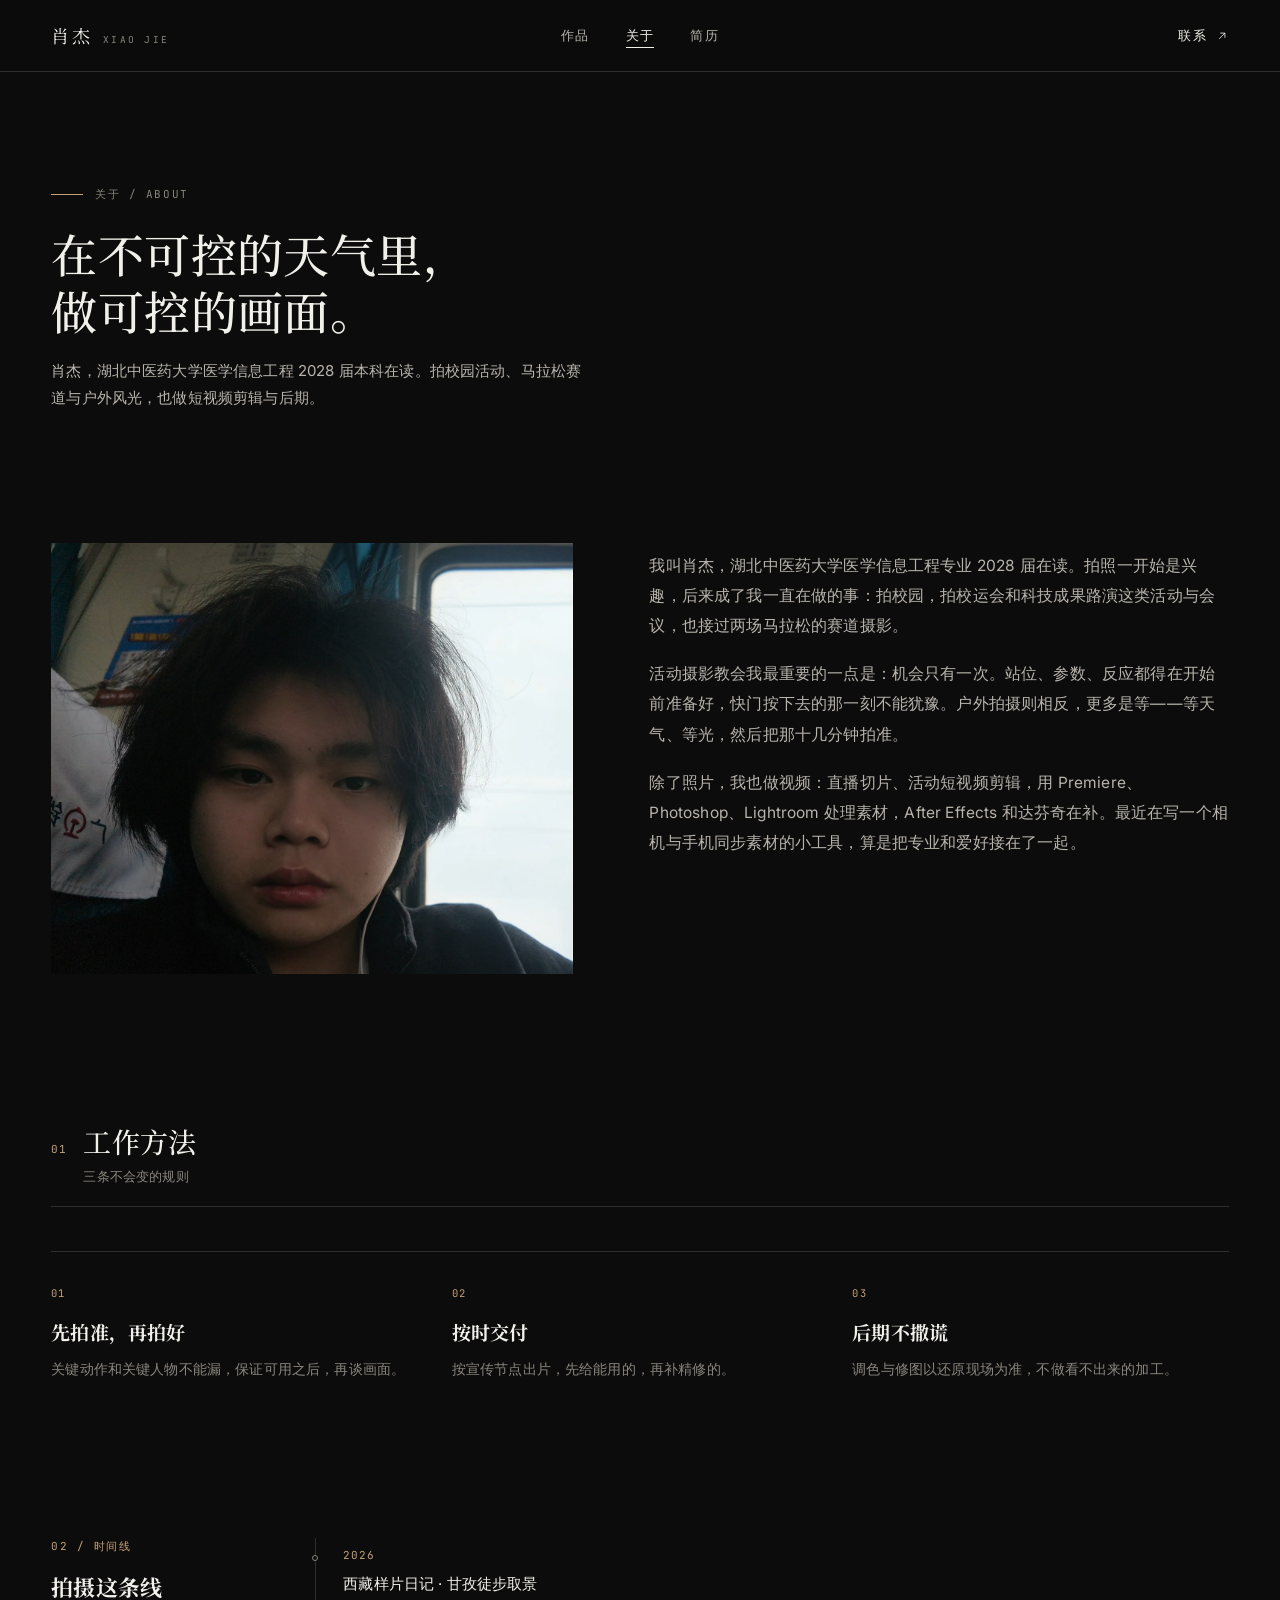
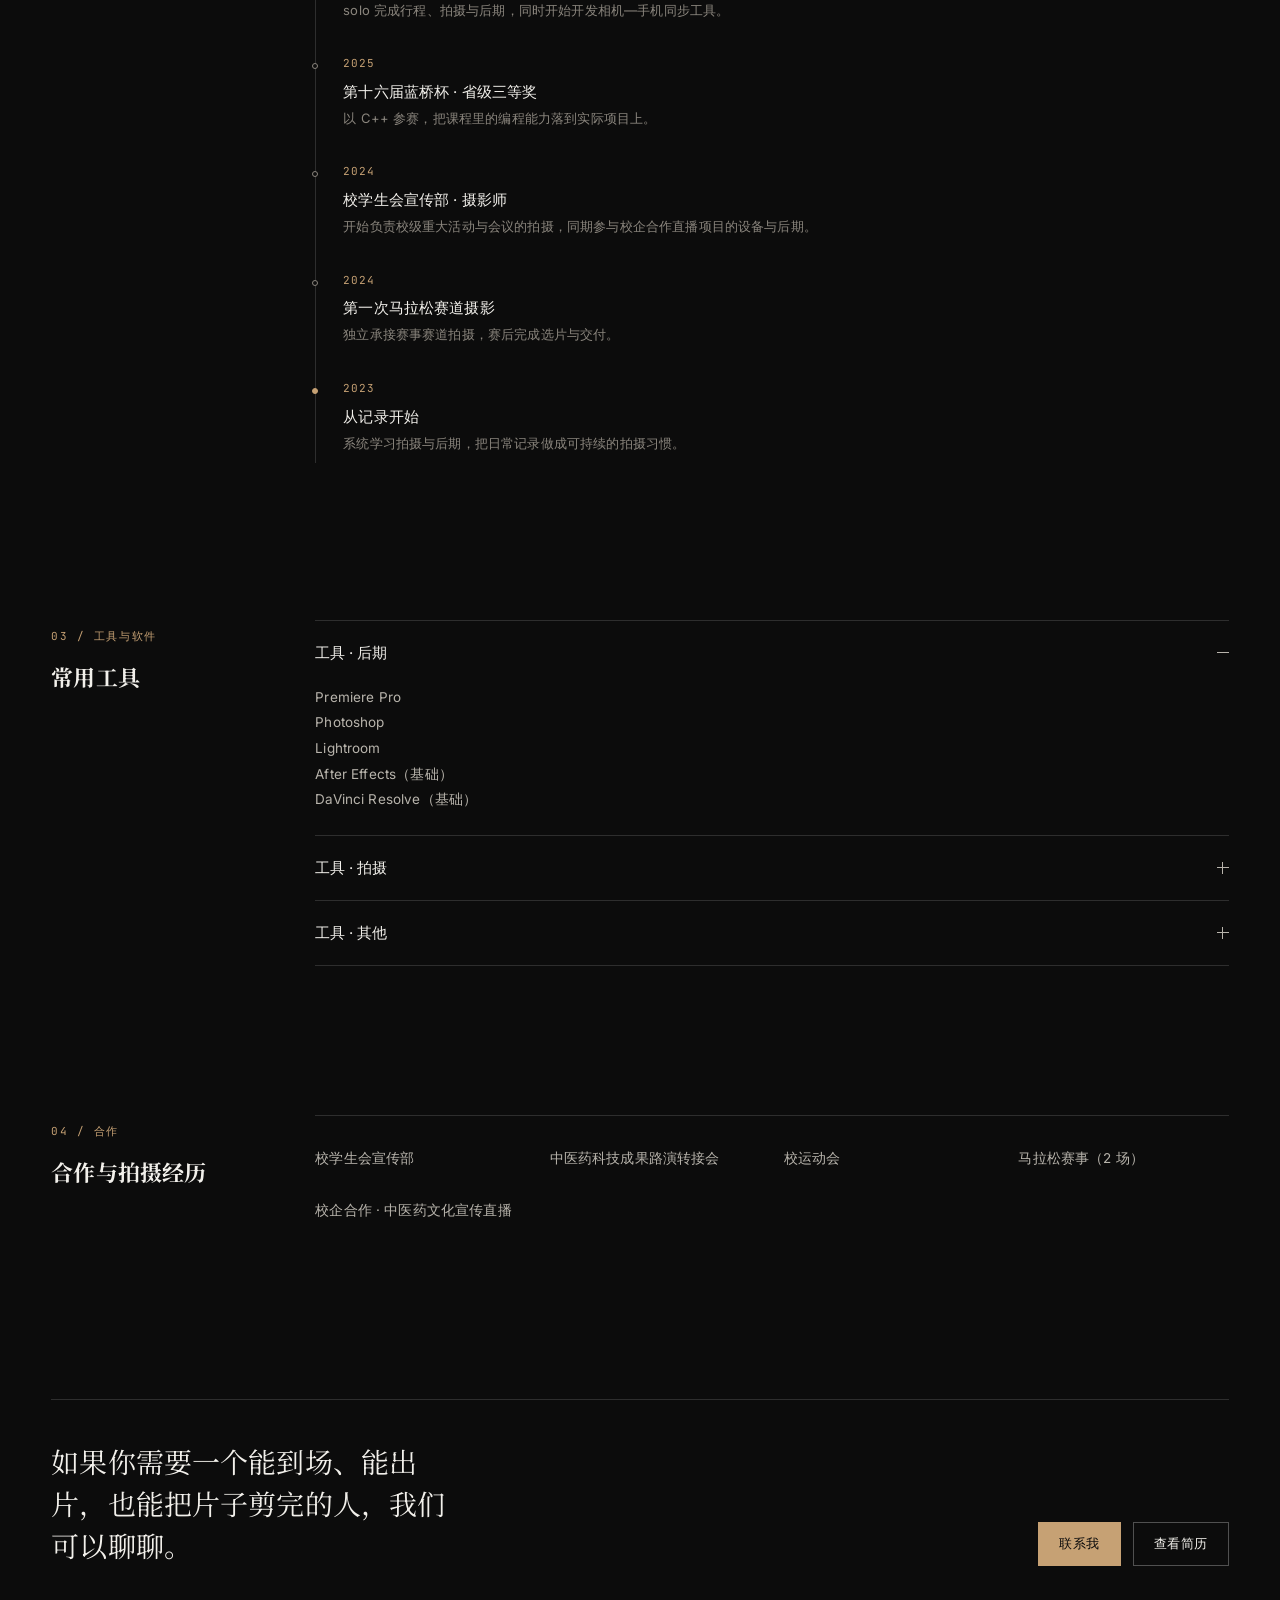
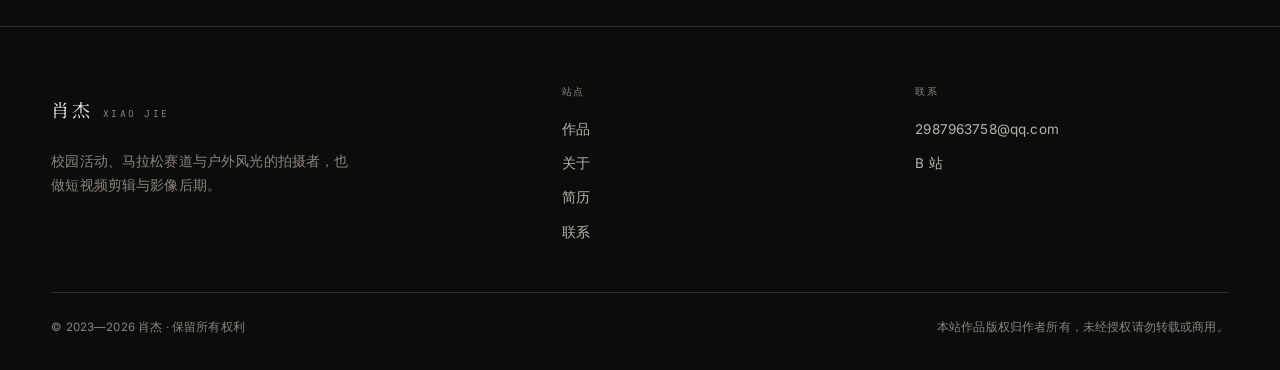
<file: about.html>
<!DOCTYPE html>
<html lang="zh-CN">
<head>
<meta charset="utf-8">
<meta name="viewport" content="width=device-width, initial-scale=1, viewport-fit=cover">
<title>关于 · 肖杰</title>
<meta name="description" content="肖杰，摄影与摄像。校园活动、马拉松赛道与户外影像的记录者，也做短视频剪辑与后期。">
<meta name="theme-color" content="#0C0C0C">
<link rel="preconnect" href="https://fonts.googleapis.com">
<link rel="preconnect" href="https://fonts.gstatic.com" crossorigin>
<link href="https://fonts.googleapis.com/css2?family=Inter:wght@400;500&family=JetBrains+Mono:wght@400&family=Noto+Serif+SC:wght@400;500&display=swap" rel="stylesheet">
<link rel="stylesheet" href="assets/css/tokens.css">
<link rel="stylesheet" href="assets/css/base.css">
<link rel="stylesheet" href="assets/css/layout.css">
<link rel="stylesheet" href="assets/css/components.css">
<link rel="stylesheet" href="assets/css/pages.css">
</head>
<body data-page="about" data-nav="solid">
<a class="skip-link" href="#main">跳到主要内容</a>

<header class="nav nav--solid" id="nav">
  <div class="nav__inner">
    <a class="nav__brand" href="index.html" aria-label="肖杰 · 首页"><span>肖杰</span><em>XIAO JIE</em></a>
    <nav class="nav__links" aria-label="主导航">
      <a href="works.html" data-nav="works">作品</a>
      <a href="about.html" data-nav="about">关于</a>
      <a href="resume.html" data-nav="resume">简历</a>
    </nav>
    <div class="nav__right">
      <a class="nav__contact" href="contact.html" data-nav="contact">联系
        <svg viewBox="0 0 24 24" fill="none" stroke="currentColor" stroke-width="1.4" aria-hidden="true"><path d="M7 17 17 7M9 7h8v8"/></svg>
      </a>
      <button class="nav__burger" id="burger" type="button" aria-label="打开菜单" aria-expanded="false" aria-controls="menu"><span></span><span></span></button>
    </div>
  </div>
</header>

<div class="menu" id="menu" aria-hidden="true">
  <nav class="menu__links" aria-label="移动端导航">
    <a href="index.html" style="--i:0"><span>01</span>首页</a>
    <a href="works.html" data-nav="works" style="--i:1"><span>02</span>作品</a>
    <a href="about.html" data-nav="about" style="--i:2"><span>03</span>关于</a>
    <a href="resume.html" data-nav="resume" style="--i:3"><span>04</span>简历</a>
    <a href="contact.html" style="--i:4"><span>05</span>联系</a>
  </nav>
  <div class="menu__foot">
    <a class="menu__mail" href="mailto:2987963758@qq.com">2987963758@qq.com</a>
    <div class="menu__social">
      <a href="https://space.bilibili.com/699969839" target="_blank" rel="noopener">B 站</a>
    </div>
    <span class="menu__loc">HANGZHOU · CN</span>
  </div>
</div>

<main class="page" id="main">
  <section class="page-head">
    <div class="wrap">
      <div class="page-head__eyebrow"><span class="label">关于 / ABOUT</span></div>
      <h1 class="h1" style="max-width:620px">在不可控的天气里，做可控的画面。</h1>
      <p class="page-head__desc">肖杰，湖北中医药大学医学信息工程 2028 届本科在读。拍校园活动、马拉松赛道与户外风光，也做短视频剪辑与后期。</p>
    </div>
  </section>

  <section class="wrap section section--tight">
    <div class="about-intro" data-reveal>
      <div class="media about-portrait" id="aboutPortrait"></div>
      <div class="about-intro__text" id="aboutIntro"></div>
    </div>
  </section>

  <section class="wrap section section--tight" aria-labelledby="methodTitle">
    <div class="sec-head" data-reveal>
      <div class="sec-head__left">
        <span class="sec-head__no">01</span>
        <div>
          <h2 class="sec-head__title" id="methodTitle">工作方法</h2>
          <p class="sec-head__sub">三条不会变的规则</p>
        </div>
      </div>
    </div>
    <div class="principles" id="principles" data-reveal-group></div>
  </section>

  <section class="wrap section section--tight" aria-labelledby="timelineTitle">
    <div class="split">
      <div class="split__label">
        <span class="label">02 / 时间线</span>
        <h2 class="split__title" id="timelineTitle">拍摄这条线</h2>
      </div>
      <ul class="timeline" id="timeline"></ul>
    </div>
  </section>

  <section class="wrap section section--tight" aria-labelledby="gearTitle">
    <div class="split">
      <div class="split__label">
        <span class="label">03 / 工具与软件</span>
        <h2 class="split__title" id="gearTitle">常用工具</h2>
      </div>
      <div class="accordion" id="gear"></div>
    </div>
  </section>

  <section class="wrap section section--tight" aria-labelledby="clientsTitle">
    <div class="split">
      <div class="split__label">
        <span class="label">04 / 合作</span>
        <h2 class="split__title" id="clientsTitle">合作与拍摄经历</h2>
      </div>
      <ul class="clients" id="clients"></ul>
    </div>
  </section>

  <section class="wrap">
    <div class="about-cta" data-reveal>
      <p class="about-cta__text">如果你需要一个能到场、能出片，也能把片子剪完的人，我们可以聊聊。</p>
      <div style="display:flex;gap:12px;flex-wrap:wrap">
        <a class="btn btn--solid" href="contact.html">联系我</a>
        <a class="btn" href="resume.html">查看简历</a>
      </div>
    </div>
  </section>
</main>

<footer class="footer">
  <div class="wrap">
    <div class="footer__grid">
      <div class="footer__brand">
        <a class="nav__brand" href="index.html"><span>肖杰</span><em>XIAO JIE</em></a>
        <p>校园活动、马拉松赛道与户外风光的拍摄者，也做短视频剪辑与影像后期。</p>
      </div>
      <div>
        <p class="footer__title">站点</p>
        <div class="footer__links">
          <a href="works.html">作品</a>
          <a href="about.html">关于</a>
          <a href="resume.html">简历</a>
          <a href="contact.html">联系</a>
        </div>
      </div>
      <div>
        <p class="footer__title">联系</p>
        <div class="footer__links">
          <a href="mailto:2987963758@qq.com">2987963758@qq.com</a>
          <a href="https://space.bilibili.com/699969839" target="_blank" rel="noopener">B 站</a>
        </div>
      </div>
    </div>
    <div class="footer__bottom">
      <span>© 2023—<span data-year>2026</span> 肖杰 · 保留所有权利</span>
      <span>本站作品版权归作者所有，未经授权请勿转载或商用。</span>
    </div>
  </div>
</footer>

<div class="mobile-bar" id="mobileBar">
  <a class="btn" href="assets/files/resume-xiaojie-2026-11.pdf" download>下载简历</a>
  <a class="btn btn--solid" href="contact.html">联系我</a>
</div>

<script src="data/site.js" defer></script>
<script src="data/works.js" defer></script>
<script src="data/series.js" defer></script>
<script src="data/resume.js" defer></script>
<script src="data/profile.js" defer></script>
<script src="assets/js/core/data.js" defer></script>
<script src="assets/js/core/ui.js" defer></script>
<script src="assets/js/core/cards.js" defer></script>
<script src="assets/js/core/nav.js" defer></script>
<script src="assets/js/core/lightbox.js" defer></script>
<script src="assets/js/core/reveal.js" defer></script>
<script src="assets/js/pages/about.js" defer></script>
</body>
</html>
</file>
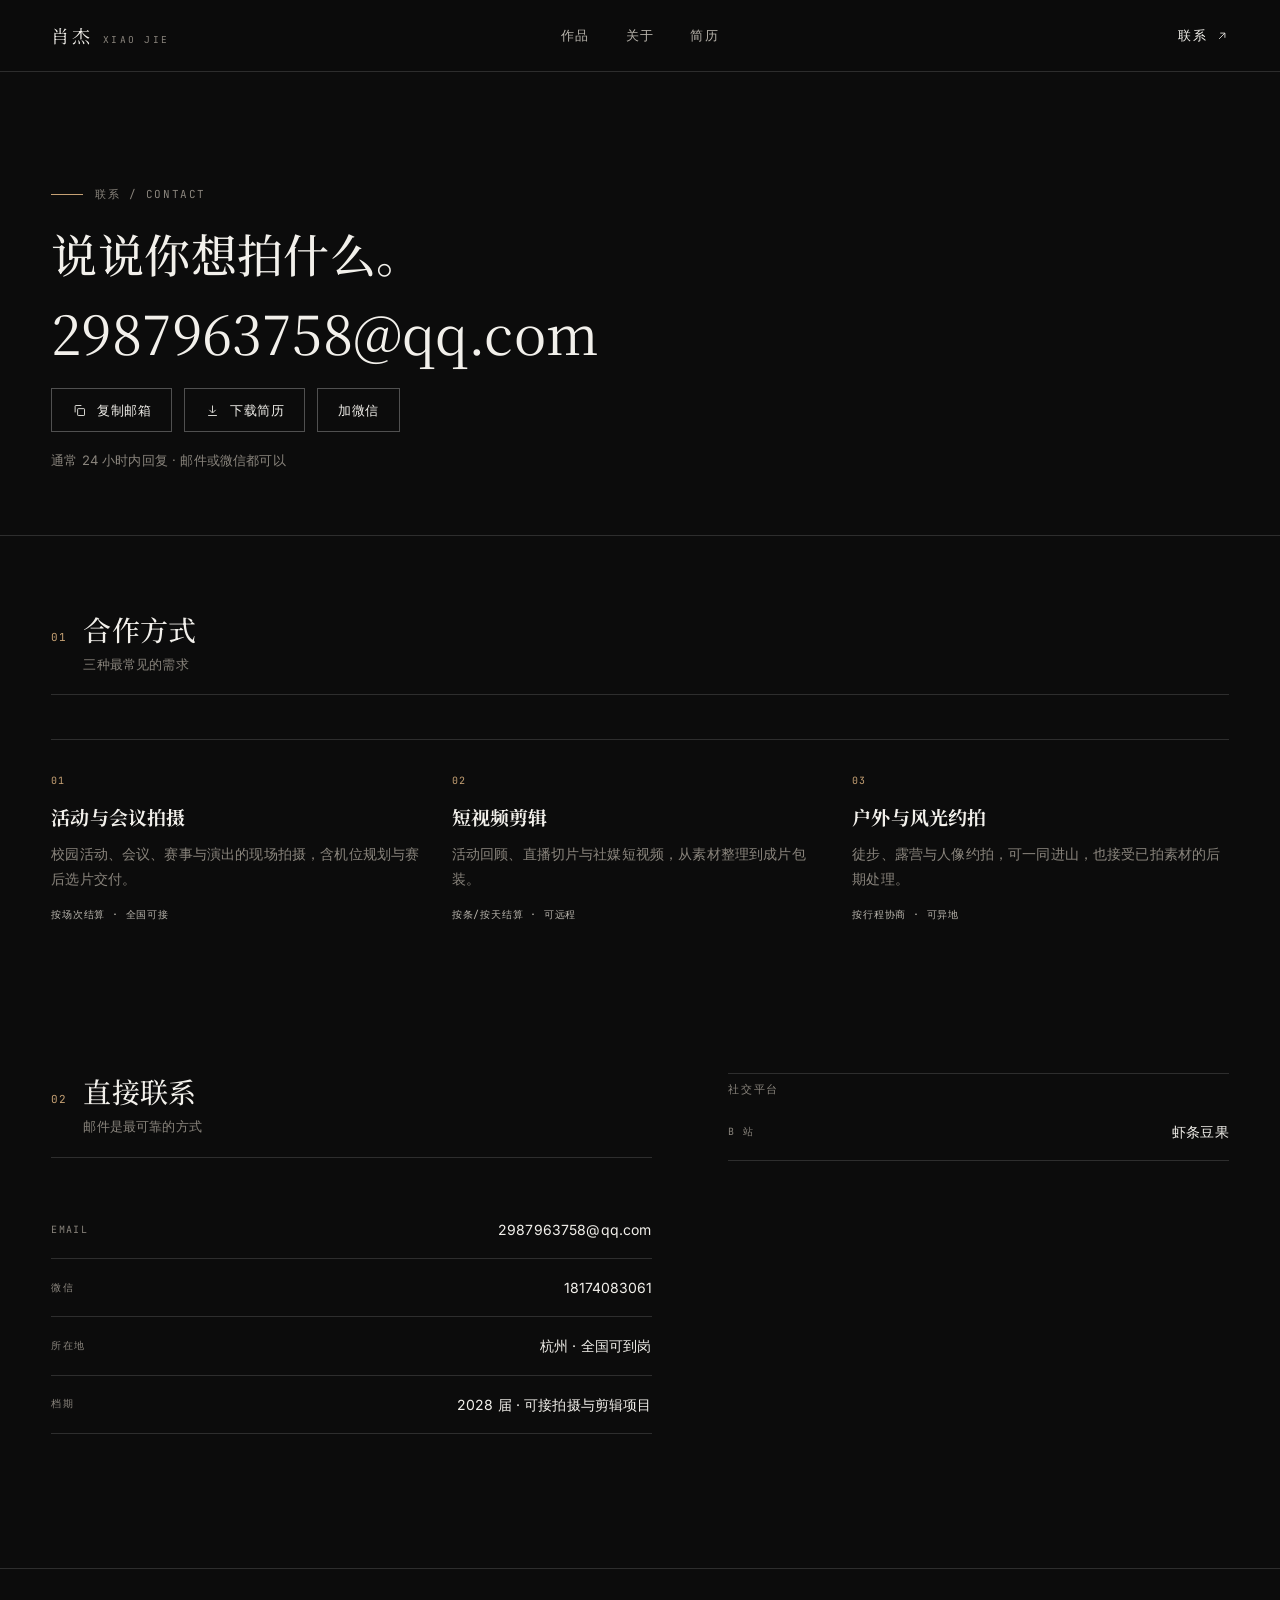
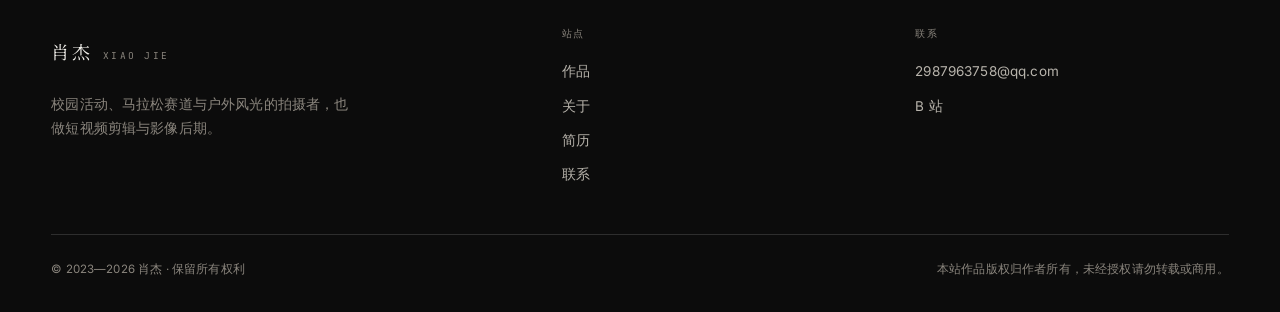
<file: contact.html>
<!DOCTYPE html>
<html lang="zh-CN">
<head>
<meta charset="utf-8">
<meta name="viewport" content="width=device-width, initial-scale=1, viewport-fit=cover">
<title>联系 · 肖杰</title>
<meta name="description" content="活动拍摄、短视频剪辑与户外约拍的联系方式：邮箱 2987963758@qq.com，微信同手机 18174083061。">
<meta name="theme-color" content="#0C0C0C">
<link rel="preconnect" href="https://fonts.googleapis.com">
<link rel="preconnect" href="https://fonts.gstatic.com" crossorigin>
<link href="https://fonts.googleapis.com/css2?family=Inter:wght@400;500&family=JetBrains+Mono:wght@400&family=Noto+Serif+SC:wght@400;500&display=swap" rel="stylesheet">
<link rel="stylesheet" href="assets/css/tokens.css">
<link rel="stylesheet" href="assets/css/base.css">
<link rel="stylesheet" href="assets/css/layout.css">
<link rel="stylesheet" href="assets/css/components.css">
<link rel="stylesheet" href="assets/css/pages.css">
</head>
<body data-page="contact" data-nav="solid">
<a class="skip-link" href="#main">跳到主要内容</a>

<header class="nav nav--solid" id="nav">
  <div class="nav__inner">
    <a class="nav__brand" href="index.html" aria-label="肖杰 · 首页"><span>肖杰</span><em>XIAO JIE</em></a>
    <nav class="nav__links" aria-label="主导航">
      <a href="works.html" data-nav="works">作品</a>
      <a href="about.html" data-nav="about">关于</a>
      <a href="resume.html" data-nav="resume">简历</a>
    </nav>
    <div class="nav__right">
      <a class="nav__contact" href="contact.html" data-nav="contact">联系
        <svg viewBox="0 0 24 24" fill="none" stroke="currentColor" stroke-width="1.4" aria-hidden="true"><path d="M7 17 17 7M9 7h8v8"/></svg>
      </a>
      <button class="nav__burger" id="burger" type="button" aria-label="打开菜单" aria-expanded="false" aria-controls="menu"><span></span><span></span></button>
    </div>
  </div>
</header>

<div class="menu" id="menu" aria-hidden="true">
  <nav class="menu__links" aria-label="移动端导航">
    <a href="index.html" style="--i:0"><span>01</span>首页</a>
    <a href="works.html" data-nav="works" style="--i:1"><span>02</span>作品</a>
    <a href="about.html" data-nav="about" style="--i:2"><span>03</span>关于</a>
    <a href="resume.html" data-nav="resume" style="--i:3"><span>04</span>简历</a>
    <a href="contact.html" style="--i:4"><span>05</span>联系</a>
  </nav>
  <div class="menu__foot">
    <a class="menu__mail" href="mailto:2987963758@qq.com">2987963758@qq.com</a>
    <div class="menu__social">
      <a href="https://space.bilibili.com/699969839" target="_blank" rel="noopener">B 站</a>
    </div>
    <span class="menu__loc">HANGZHOU · CN</span>
  </div>
</div>

<main class="page" id="main">
  <section class="wrap page-head contact-hero">
    <div class="page-head__eyebrow"><span class="label">联系 / CONTACT</span></div>
    <h1 class="h1">说说你想拍什么。</h1>
    <a class="contact-mail" href="mailto:2987963758@qq.com" data-contact-mail><span data-contact-email>2987963758@qq.com</span></a>
    <div class="contact-mail__actions">
      <button class="btn" type="button" data-copy-email="2987963758@qq.com">
        <svg viewBox="0 0 24 24" fill="none" stroke="currentColor" stroke-width="1.4" aria-hidden="true"><rect x="9" y="9" width="11" height="11" rx="1"/><path d="M5 15V5a1 1 0 0 1 1-1h9"/></svg>
        复制邮箱
      </button>
      <a class="btn" href="assets/files/resume-xiaojie-2026-11.pdf" download>
        <svg viewBox="0 0 24 24" fill="none" stroke="currentColor" stroke-width="1.4" aria-hidden="true"><path d="M12 4v11M7 11l5 5 5-5M5 20h14"/></svg>
        下载简历
      </a>
      <button class="btn" type="button" id="wechatBtn">加微信</button>
    </div>
    <p class="caption" style="margin-top:18px">通常 24 小时内回复 · 邮件或微信都可以</p>
  </section>

  <section class="wrap section section--tight" aria-labelledby="collabTitle">
    <div class="sec-head" data-reveal>
      <div class="sec-head__left">
        <span class="sec-head__no">01</span>
        <div>
          <h2 class="sec-head__title" id="collabTitle">合作方式</h2>
          <p class="sec-head__sub">三种最常见的需求</p>
        </div>
      </div>
    </div>
    <div class="collab-grid" data-reveal-group>
      <div class="collab" data-reveal>
        <p class="collab__no">01</p>
        <h3 class="collab__title">活动与会议拍摄</h3>
        <p class="collab__text">校园活动、会议、赛事与演出的现场拍摄，含机位规划与赛后选片交付。</p>
        <p class="collab__time">按场次结算 · 全国可接</p>
      </div>
      <div class="collab" data-reveal>
        <p class="collab__no">02</p>
        <h3 class="collab__title">短视频剪辑</h3>
        <p class="collab__text">活动回顾、直播切片与社媒短视频，从素材整理到成片包装。</p>
        <p class="collab__time">按条/按天结算 · 可远程</p>
      </div>
      <div class="collab" data-reveal>
        <p class="collab__no">03</p>
        <h3 class="collab__title">户外与风光约拍</h3>
        <p class="collab__text">徒步、露营与人像约拍，可一同进山，也接受已拍素材的后期处理。</p>
        <p class="collab__time">按行程协商 · 可异地</p>
      </div>
    </div>
  </section>

  <section class="wrap section section--tight" aria-labelledby="reachTitle">
    <div class="contact-grid">
      <div>
        <div class="sec-head">
          <div class="sec-head__left">
            <span class="sec-head__no">02</span>
            <div>
              <h2 class="sec-head__title" id="reachTitle">直接联系</h2>
              <p class="sec-head__sub">邮件是最可靠的方式</p>
            </div>
          </div>
        </div>
        <div class="info-row">
          <span class="info-row__label">Email</span>
          <a class="info-row__value" href="mailto:2987963758@qq.com" data-contact-mail><span data-contact-email></span></a>
        </div>
        <div class="info-row">
          <span class="info-row__label">微信</span>
          <button class="info-row__value" type="button" id="wechatBtnText">18174083061</button>
        </div>
        <div class="info-row">
          <span class="info-row__label">所在地</span>
          <span class="info-row__value">杭州 · 全国可到岗</span>
        </div>
        <div class="info-row">
          <span class="info-row__label">档期</span>
          <span class="info-row__value accent" data-availability></span>
        </div>
      </div>
      <div class="contact-side">
        <p class="label" style="margin-bottom:6px">社交平台</p>
        <div id="socialList"></div>
      </div>
    </div>
  </section>
</main>

<div class="modal" id="wechatModal" role="dialog" aria-modal="true" aria-labelledby="wechatTitle" aria-hidden="true">
  <div class="modal__panel">
    <p class="modal__title" id="wechatTitle">加微信</p>
    <p class="modal__text">添加时请注明来意，工作日上午回复较快。</p>
    <p class="modal__wechat" id="wechatId">18174083061</p>
    <button class="btn btn--solid btn--wide" type="button" data-close-modal>关闭</button>
  </div>
</div>

<footer class="footer">
  <div class="wrap">
    <div class="footer__grid">
      <div class="footer__brand">
        <a class="nav__brand" href="index.html"><span>肖杰</span><em>XIAO JIE</em></a>
        <p>校园活动、马拉松赛道与户外风光的拍摄者，也做短视频剪辑与影像后期。</p>
      </div>
      <div>
        <p class="footer__title">站点</p>
        <div class="footer__links">
          <a href="works.html">作品</a>
          <a href="about.html">关于</a>
          <a href="resume.html">简历</a>
          <a href="contact.html">联系</a>
        </div>
      </div>
      <div>
        <p class="footer__title">联系</p>
        <div class="footer__links">
          <a href="mailto:2987963758@qq.com">2987963758@qq.com</a>
          <a href="https://space.bilibili.com/699969839" target="_blank" rel="noopener">B 站</a>
        </div>
      </div>
    </div>
    <div class="footer__bottom">
      <span>© 2023—<span data-year>2026</span> 肖杰 · 保留所有权利</span>
      <span>本站作品版权归作者所有，未经授权请勿转载或商用。</span>
    </div>
  </div>
</footer>

<div class="mobile-bar" id="mobileBar">
  <a class="btn" href="assets/files/resume-xiaojie-2026-11.pdf" download>下载简历</a>
  <a class="btn btn--solid" href="contact.html">联系我</a>
</div>

<script src="data/site.js" defer></script>
<script src="data/works.js" defer></script>
<script src="data/series.js" defer></script>
<script src="data/resume.js" defer></script>
<script src="data/profile.js" defer></script>
<script src="assets/js/core/data.js" defer></script>
<script src="assets/js/core/ui.js" defer></script>
<script src="assets/js/core/cards.js" defer></script>
<script src="assets/js/core/nav.js" defer></script>
<script src="assets/js/core/lightbox.js" defer></script>
<script src="assets/js/core/reveal.js" defer></script>
<script src="assets/js/pages/contact.js" defer></script>
</body>
</html>
</file>
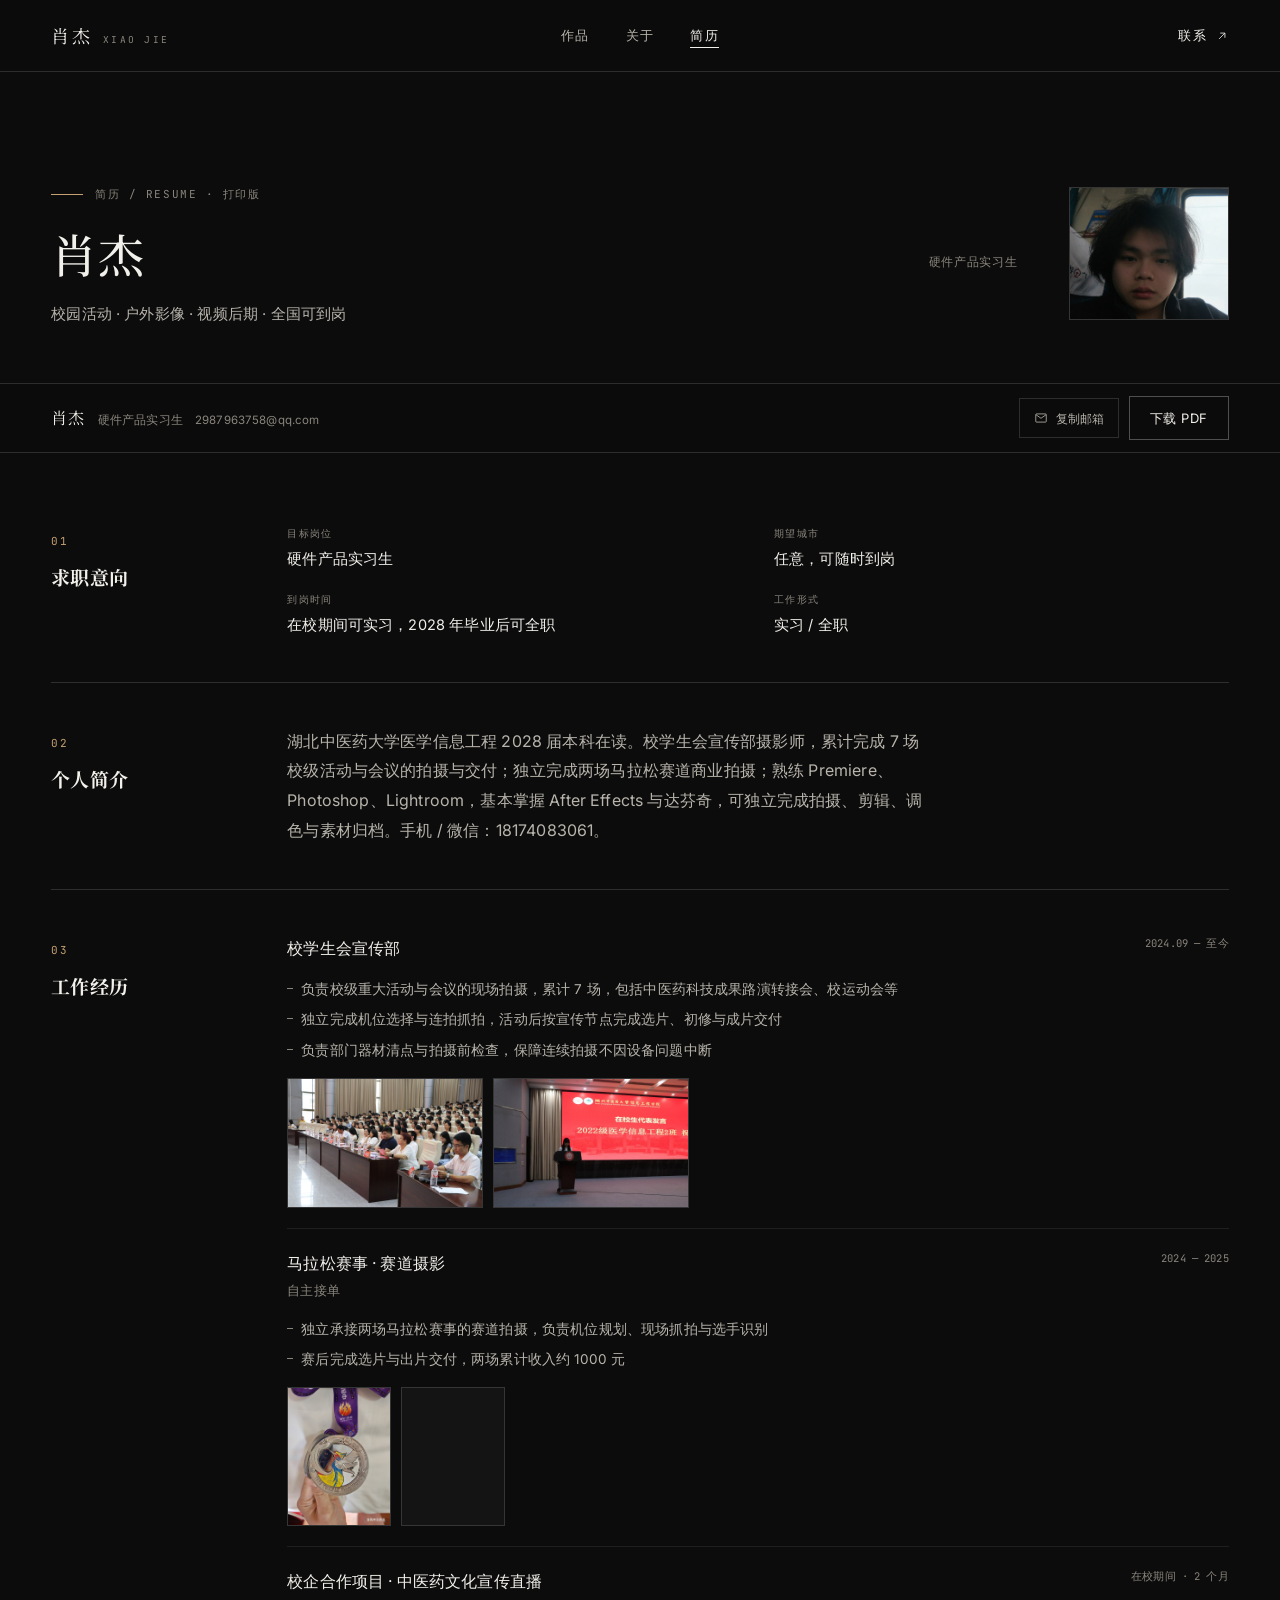
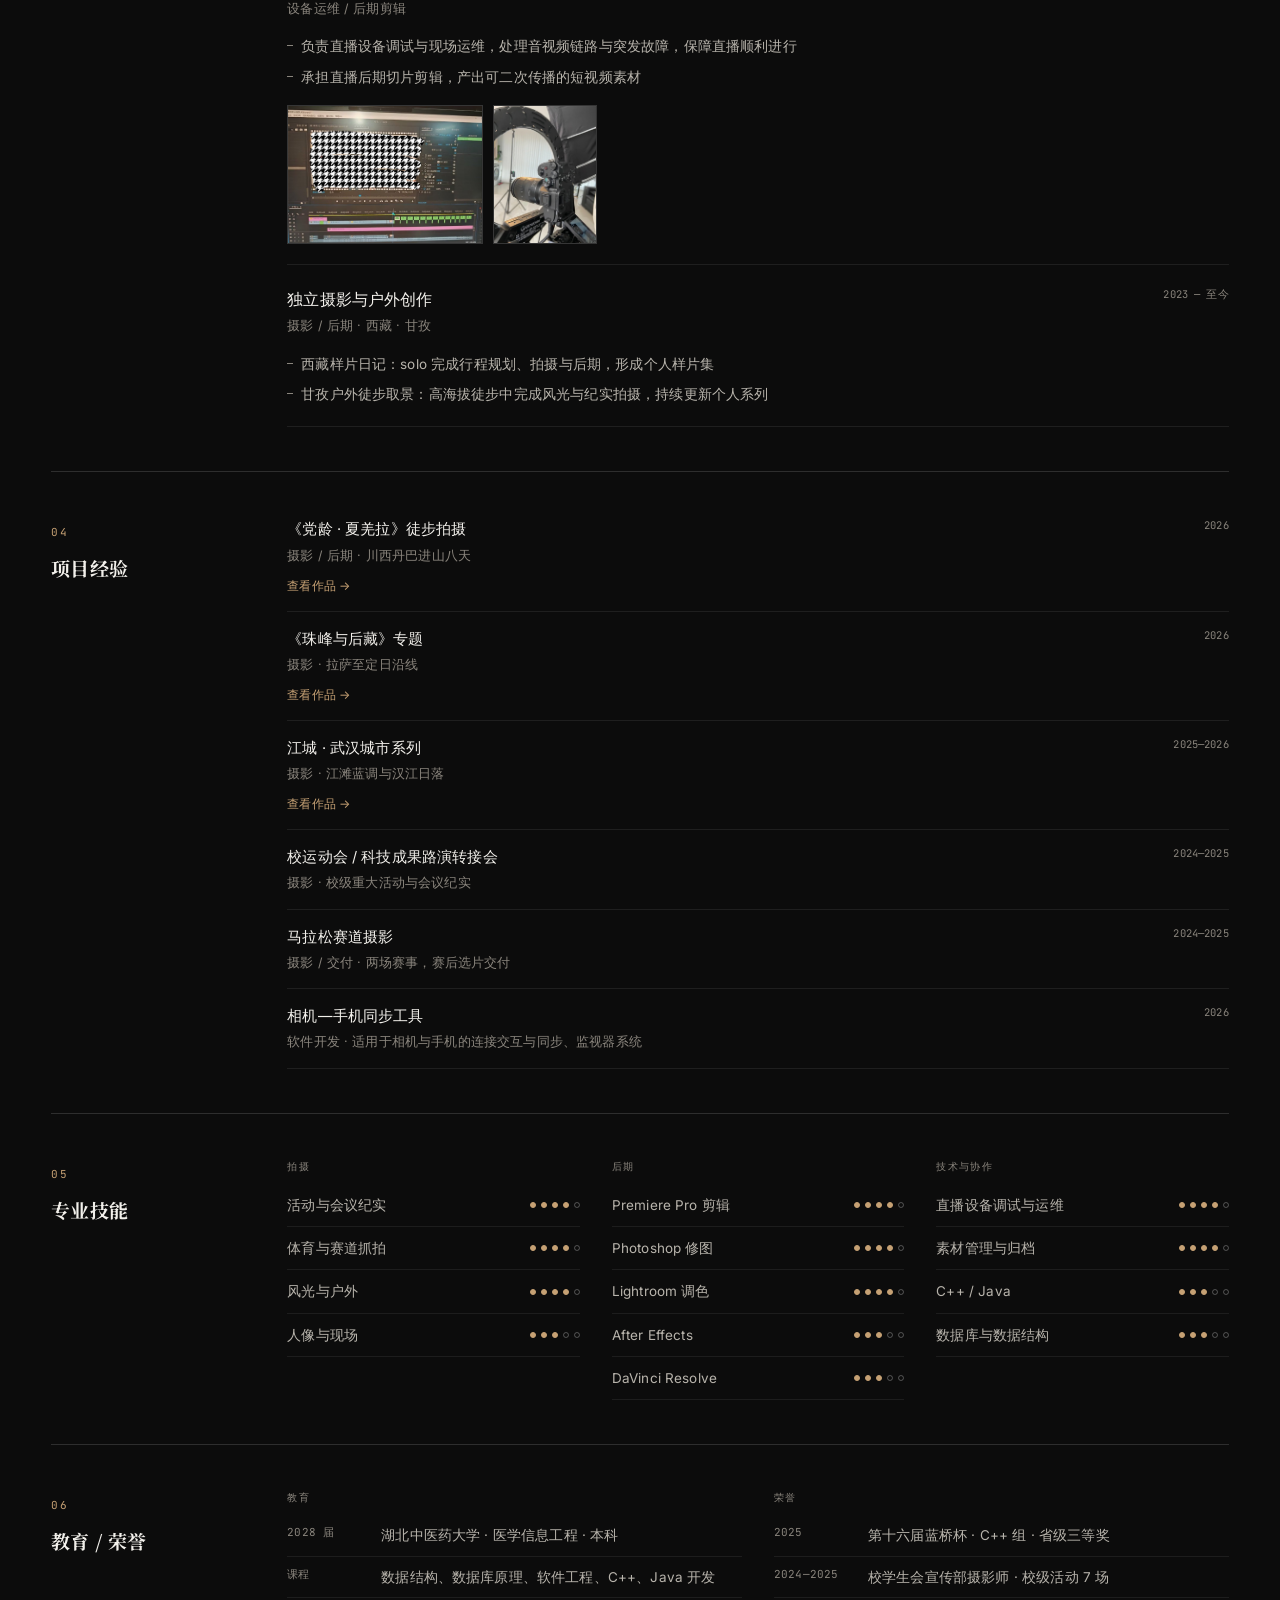
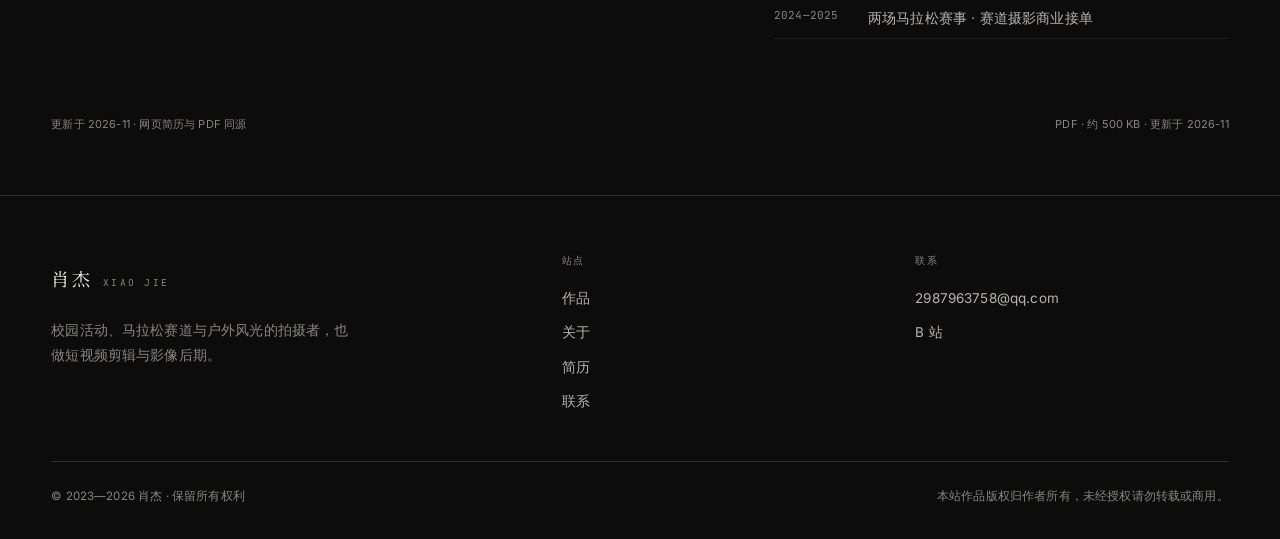
<file: resume.html>
<!DOCTYPE html>
<html lang="zh-CN">
<head>
<meta charset="utf-8">
<meta name="viewport" content="width=device-width, initial-scale=1, viewport-fit=cover">
<title>简历 · 打印版 · 肖杰</title>
<meta name="description" content="肖杰的在线简历：摄影与摄像方向，校园活动、马拉松赛道与户外影像的实拍与后期经验。">
<meta name="theme-color" content="#0C0C0C">
<link rel="preconnect" href="https://fonts.googleapis.com">
<link rel="preconnect" href="https://fonts.gstatic.com" crossorigin>
<link href="https://fonts.googleapis.com/css2?family=Inter:wght@400;500&family=JetBrains+Mono:wght@400&family=Noto+Serif+SC:wght@400;500&display=swap" rel="stylesheet">
<link rel="stylesheet" href="assets/css/tokens.css">
<link rel="stylesheet" href="assets/css/base.css">
<link rel="stylesheet" href="assets/css/layout.css">
<link rel="stylesheet" href="assets/css/components.css">
<link rel="stylesheet" href="assets/css/pages.css">
</head>
<body data-page="resume" data-nav="solid">
<a class="skip-link" href="#main">跳到主要内容</a>

<header class="nav nav--solid" id="nav">
  <div class="nav__inner">
    <a class="nav__brand" href="index.html" aria-label="肖杰 · 首页"><span>肖杰</span><em>XIAO JIE</em></a>
    <nav class="nav__links" aria-label="主导航">
      <a href="works.html" data-nav="works">作品</a>
      <a href="about.html" data-nav="about">关于</a>
      <a href="resume.html" data-nav="resume">简历</a>
    </nav>
    <div class="nav__right">
      <a class="nav__contact" href="contact.html" data-nav="contact">联系
        <svg viewBox="0 0 24 24" fill="none" stroke="currentColor" stroke-width="1.4" aria-hidden="true"><path d="M7 17 17 7M9 7h8v8"/></svg>
      </a>
      <button class="nav__burger" id="burger" type="button" aria-label="打开菜单" aria-expanded="false" aria-controls="menu"><span></span><span></span></button>
    </div>
  </div>
</header>

<div class="menu" id="menu" aria-hidden="true">
  <nav class="menu__links" aria-label="移动端导航">
    <a href="index.html" style="--i:0"><span>01</span>首页</a>
    <a href="works.html" data-nav="works" style="--i:1"><span>02</span>作品</a>
    <a href="about.html" data-nav="about" style="--i:2"><span>03</span>关于</a>
    <a href="resume.html" data-nav="resume" style="--i:3"><span>04</span>简历</a>
    <a href="contact.html" style="--i:4"><span>05</span>联系</a>
  </nav>
  <div class="menu__foot">
    <a class="menu__mail" href="mailto:2987963758@qq.com">2987963758@qq.com</a>
    <div class="menu__social">
      <a href="https://space.bilibili.com/699969839" target="_blank" rel="noopener">B 站</a>
    </div>
    <span class="menu__loc">HANGZHOU · CN</span>
  </div>
</div>

<main class="page" id="main">
  <section class="page-head">
    <div class="wrap resume-head">
      <div class="resume-head__main">
        <div class="page-head__eyebrow"><span class="label">简历 / RESUME · 打印版</span></div>
        <div class="page-head__row">
          <h1 class="h1"><span data-resume-name>肖杰</span></h1>
          <span class="page-head__count" data-resume-role>摄影师 / 摄像</span>
        </div>
        <p class="page-head__desc">校园活动 · 户外影像 · 视频后期 · 全国可到岗</p>
      </div>
      <figure class="resume-head__photo">
        <img src="assets/img/about/id-photo.jpg" alt="肖杰证件照" width="1400" height="1158" fetchpriority="high" decoding="async">
      </figure>
    </div>
  </section>

  <div class="resume-bar">
    <div class="wrap resume-bar__inner">
      <div class="resume-bar__id">
        <span class="resume-bar__name" data-resume-name>肖杰</span>
        <span class="resume-bar__role" data-resume-role></span>
        <span class="resume-bar__role" data-resume-email></span>
      </div>
      <div class="resume-bar__actions">
        <button class="resume-bar__mail" type="button" data-copy-email="2987963758@qq.com">
          <svg viewBox="0 0 24 24" fill="none" stroke="currentColor" stroke-width="1.4" aria-hidden="true" style="width:14px;height:14px"><rect x="3" y="5" width="18" height="14" rx="1"/><path d="m3.5 6.5 8.5 6 8.5-6"/></svg>
          <span>复制邮箱</span>
        </button>
        <a class="btn" href="assets/files/resume-xiaojie-2026-11.pdf" download data-pdf-link data-no-print>下载 PDF</a>
      </div>
    </div>
  </div>

  <div class="wrap resume-body">
    <section class="resume-block" aria-labelledby="rIntent">
      <div class="resume-block__label">
        <span class="label">01</span>
        <h2 class="resume-block__title" id="rIntent">求职意向</h2>
      </div>
      <div class="intent-grid" id="intentGrid"></div>
    </section>

    <section class="resume-block" aria-labelledby="rSummary">
      <div class="resume-block__label">
        <span class="label">02</span>
        <h2 class="resume-block__title" id="rSummary">个人简介</h2>
      </div>
      <p class="body" style="max-width:64ch" data-resume-summary></p>
    </section>

    <section class="resume-block" aria-labelledby="rExp">
      <div class="resume-block__label">
        <span class="label">03</span>
        <h2 class="resume-block__title" id="rExp">工作经历</h2>
      </div>
      <div id="experienceList"></div>
    </section>

    <section class="resume-block" aria-labelledby="rProj">
      <div class="resume-block__label">
        <span class="label">04</span>
        <h2 class="resume-block__title" id="rProj">项目经验</h2>
      </div>
      <div id="projectList"></div>
    </section>

    <section class="resume-block" aria-labelledby="rSkill">
      <div class="resume-block__label">
        <span class="label">05</span>
        <h2 class="resume-block__title" id="rSkill">专业技能</h2>
      </div>
      <div class="skills-grid" id="skillsGrid"></div>
    </section>

    <section class="resume-block" aria-labelledby="rEdu">
      <div class="resume-block__label">
        <span class="label">06</span>
        <h2 class="resume-block__title" id="rEdu">教育 / 荣誉</h2>
      </div>
      <div style="display:grid;grid-template-columns:repeat(2,minmax(0,1fr));gap:32px">
        <div>
          <p class="skill-group__title">教育</p>
          <ul class="compact-list" id="eduList"></ul>
        </div>
        <div>
          <p class="skill-group__title">荣誉</p>
          <ul class="compact-list" id="awardList"></ul>
        </div>
      </div>
    </section>

    <div class="resume-updated">
      <span data-updated></span>
      <span data-pdf-note></span>
    </div>
  </div>
</main>

<footer class="footer">
  <div class="wrap">
    <div class="footer__grid">
      <div class="footer__brand">
        <a class="nav__brand" href="index.html"><span>肖杰</span><em>XIAO JIE</em></a>
        <p>校园活动、马拉松赛道与户外风光的拍摄者，也做短视频剪辑与影像后期。</p>
      </div>
      <div>
        <p class="footer__title">站点</p>
        <div class="footer__links">
          <a href="works.html">作品</a>
          <a href="about.html">关于</a>
          <a href="resume.html">简历</a>
          <a href="contact.html">联系</a>
        </div>
      </div>
      <div>
        <p class="footer__title">联系</p>
        <div class="footer__links">
          <a href="mailto:2987963758@qq.com">2987963758@qq.com</a>
          <a href="https://space.bilibili.com/699969839" target="_blank" rel="noopener">B 站</a>
        </div>
      </div>
    </div>
    <div class="footer__bottom">
      <span>© 2023—<span data-year>2026</span> 肖杰 · 保留所有权利</span>
      <span>本站作品版权归作者所有，未经授权请勿转载或商用。</span>
    </div>
  </div>
</footer>

<div class="mobile-bar" id="mobileBar">
  <a class="btn" href="assets/files/resume-xiaojie-2026-11.pdf" download>下载简历</a>
  <a class="btn btn--solid" href="contact.html">联系我</a>
</div>

<script src="data/site.js" defer></script>
<script src="data/works.js" defer></script>
<script src="data/series.js" defer></script>
<script src="data/resume.js" defer></script>
<script src="data/profile.js" defer></script>
<script src="assets/js/core/data.js" defer></script>
<script src="assets/js/core/ui.js" defer></script>
<script src="assets/js/core/cards.js" defer></script>
<script src="assets/js/core/nav.js" defer></script>
<script src="assets/js/core/lightbox.js" defer></script>
<script src="assets/js/core/reveal.js" defer></script>
<script src="assets/js/core/resume-view.js" defer></script>
<script src="assets/js/pages/resume.js" defer></script>
</body>
</html>
</file>
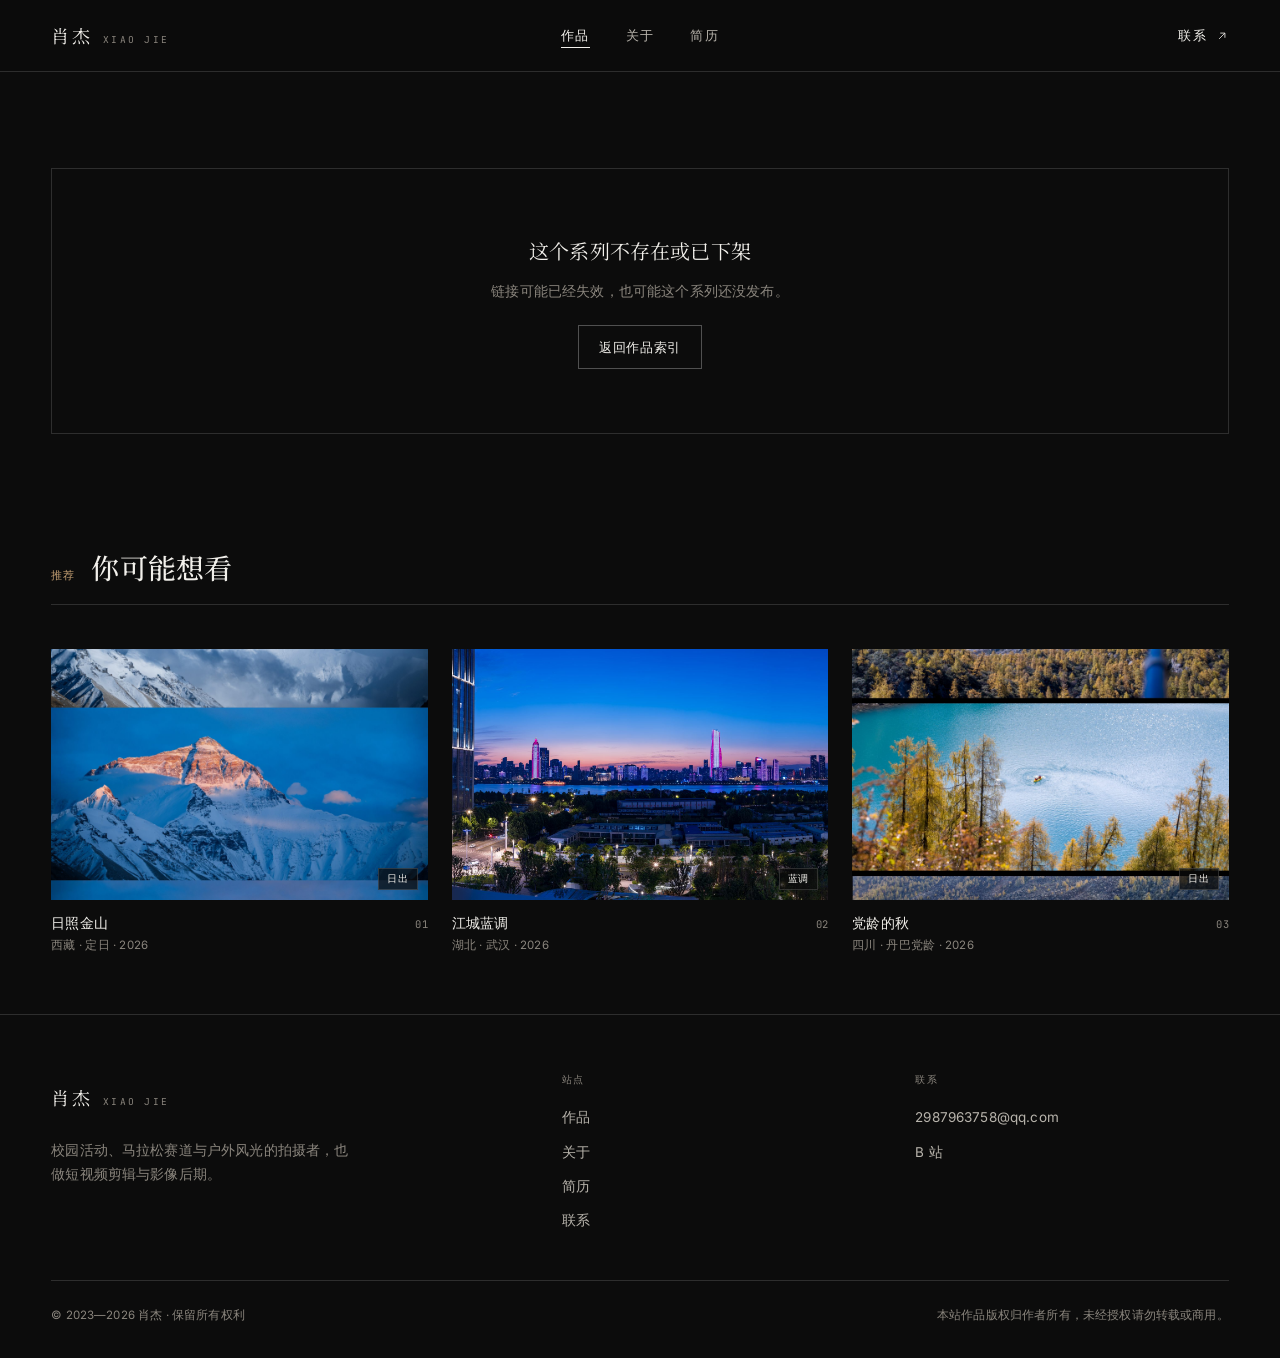
<file: series.html>
<!DOCTYPE html>
<html lang="zh-CN">
<head>
<meta charset="utf-8">
<meta name="viewport" content="width=device-width, initial-scale=1, viewport-fit=cover">
<title>系列 · 肖杰</title>
<meta name="description" content="肖杰的长期摄影系列：党龄 · 夏羌拉、珠峰与后藏、江城。">
<meta name="theme-color" content="#0C0C0C">
<link rel="preconnect" href="https://fonts.googleapis.com">
<link rel="preconnect" href="https://fonts.gstatic.com" crossorigin>
<link href="https://fonts.googleapis.com/css2?family=Inter:wght@400;500&family=JetBrains+Mono:wght@400&family=Noto+Serif+SC:wght@400;500&display=swap" rel="stylesheet">
<link rel="stylesheet" href="assets/css/tokens.css">
<link rel="stylesheet" href="assets/css/base.css">
<link rel="stylesheet" href="assets/css/layout.css">
<link rel="stylesheet" href="assets/css/components.css">
<link rel="stylesheet" href="assets/css/pages.css">
</head>
<body data-page="series" data-nav="solid" data-mobilebar="off">
<a class="skip-link" href="#main">跳到主要内容</a>

<header class="nav nav--solid" id="nav">
  <div class="nav__inner">
    <a class="nav__brand" href="index.html" aria-label="肖杰 · 首页"><span>肖杰</span><em>XIAO JIE</em></a>
    <nav class="nav__links" aria-label="主导航">
      <a href="works.html" data-nav="works">作品</a>
      <a href="about.html" data-nav="about">关于</a>
      <a href="resume.html" data-nav="resume">简历</a>
    </nav>
    <div class="nav__right">
      <a class="nav__contact" href="contact.html" data-nav="contact">联系
        <svg viewBox="0 0 24 24" fill="none" stroke="currentColor" stroke-width="1.4" aria-hidden="true"><path d="M7 17 17 7M9 7h8v8"/></svg>
      </a>
      <button class="nav__burger" id="burger" type="button" aria-label="打开菜单" aria-expanded="false" aria-controls="menu"><span></span><span></span></button>
    </div>
  </div>
</header>

<div class="menu" id="menu" aria-hidden="true">
  <nav class="menu__links" aria-label="移动端导航">
    <a href="index.html" style="--i:0"><span>01</span>首页</a>
    <a href="works.html" data-nav="works" style="--i:1"><span>02</span>作品</a>
    <a href="about.html" data-nav="about" style="--i:2"><span>03</span>关于</a>
    <a href="resume.html" data-nav="resume" style="--i:3"><span>04</span>简历</a>
    <a href="contact.html" style="--i:4"><span>05</span>联系</a>
  </nav>
  <div class="menu__foot">
    <a class="menu__mail" href="mailto:2987963758@qq.com">2987963758@qq.com</a>
    <div class="menu__social">
      <a href="https://space.bilibili.com/699969839" target="_blank" rel="noopener">B 站</a>
    </div>
    <span class="menu__loc">HANGZHOU · CN</span>
  </div>
</div>

<main class="page" id="seriesMain">
  <div class="wrap" style="padding-top:calc(var(--nav-h) + 26px)">
    <a class="back-link" href="works.html">
      <svg viewBox="0 0 24 24" fill="none" stroke="currentColor" stroke-width="1.4" aria-hidden="true"><path d="M19 12H5M11 6l-6 6 6 6"/></svg>
      <span>作品索引</span>
    </a>
  </div>

  <div class="wrap" style="margin-top:20px">
    <div class="series-cover" id="seriesCover"></div>
  </div>

  <section class="wrap series-head" aria-labelledby="seriesTitle">
    <div>
      <div class="page-head__eyebrow"><span class="label">系列 / SERIES</span></div>
      <h1 class="h1" id="seriesTitle"></h1>
      <p class="work-head__sub" id="seriesTitleEn"></p>
      <div class="series-head__meta" id="seriesMeta"></div>
      <p class="series-head__desc" id="seriesDesc"></p>
    </div>
    <dl class="series-head__side" id="seriesSide"></dl>
  </section>

  <div class="wrap">
    <div class="series-body" id="seriesBody"></div>
    <div class="series-end">
      <p class="series-end__text" id="seriesEndText"></p>
    </div>
    <nav class="series-nav" id="seriesNav" aria-label="系列翻页"></nav>
  </div>

  <div class="series-progress" id="seriesProgress" aria-hidden="true">01 / 08</div>
</main>

<footer class="footer">
  <div class="wrap">
    <div class="footer__grid">
      <div class="footer__brand">
        <a class="nav__brand" href="index.html"><span>肖杰</span><em>XIAO JIE</em></a>
        <p>校园活动、马拉松赛道与户外风光的拍摄者，也做短视频剪辑与影像后期。</p>
      </div>
      <div>
        <p class="footer__title">站点</p>
        <div class="footer__links">
          <a href="works.html">作品</a>
          <a href="about.html">关于</a>
          <a href="resume.html">简历</a>
          <a href="contact.html">联系</a>
        </div>
      </div>
      <div>
        <p class="footer__title">联系</p>
        <div class="footer__links">
          <a href="mailto:2987963758@qq.com">2987963758@qq.com</a>
          <a href="https://space.bilibili.com/699969839" target="_blank" rel="noopener">B 站</a>
        </div>
      </div>
    </div>
    <div class="footer__bottom">
      <span>© 2023—<span data-year>2026</span> 肖杰 · 保留所有权利</span>
      <span>本站作品版权归作者所有，未经授权请勿转载或商用。</span>
    </div>
  </div>
</footer>

<script src="data/site.js" defer></script>
<script src="data/works.js" defer></script>
<script src="data/series.js" defer></script>
<script src="data/resume.js" defer></script>
<script src="data/profile.js" defer></script>
<script src="assets/js/core/data.js" defer></script>
<script src="assets/js/core/ui.js" defer></script>
<script src="assets/js/core/cards.js" defer></script>
<script src="assets/js/core/nav.js" defer></script>
<script src="assets/js/core/lightbox.js" defer></script>
<script src="assets/js/core/reveal.js" defer></script>
<script src="assets/js/pages/series.js" defer></script>
</body>
</html>
</file>
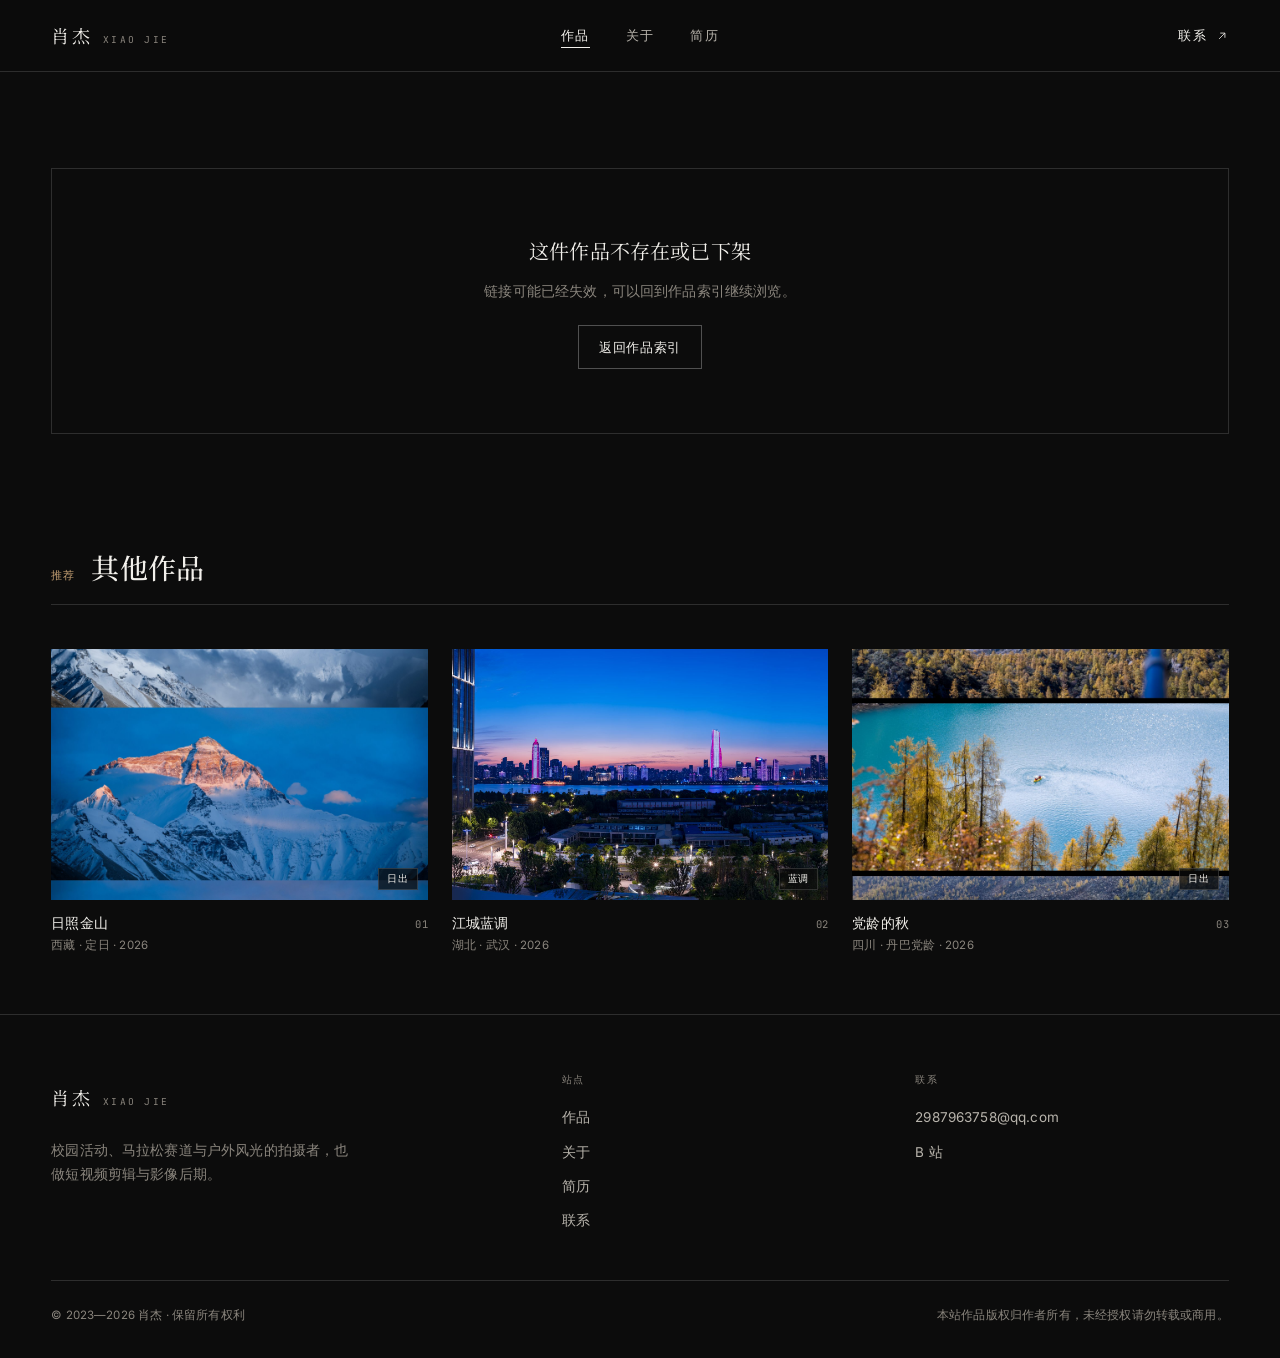
<file: work.html>
<!DOCTYPE html>
<html lang="zh-CN">
<head>
<meta charset="utf-8">
<meta name="viewport" content="width=device-width, initial-scale=1, viewport-fit=cover">
<title>作品详情 · 肖杰</title>
<meta name="description" content="肖杰的摄影作品详情：拍摄地点、时间、器材与系列背景。">
<meta name="theme-color" content="#0C0C0C">
<link rel="preconnect" href="https://fonts.googleapis.com">
<link rel="preconnect" href="https://fonts.gstatic.com" crossorigin>
<link href="https://fonts.googleapis.com/css2?family=Inter:wght@400;500&family=JetBrains+Mono:wght@400&family=Noto+Serif+SC:wght@400;500&display=swap" rel="stylesheet">
<link rel="stylesheet" href="assets/css/tokens.css">
<link rel="stylesheet" href="assets/css/base.css">
<link rel="stylesheet" href="assets/css/layout.css">
<link rel="stylesheet" href="assets/css/components.css">
<link rel="stylesheet" href="assets/css/pages.css">
</head>
<body data-page="work" data-nav="solid" data-mobilebar="off">
<a class="skip-link" href="#main">跳到主要内容</a>

<header class="nav nav--solid" id="nav">
  <div class="nav__inner">
    <a class="nav__brand" href="index.html" aria-label="肖杰 · 首页"><span>肖杰</span><em>XIAO JIE</em></a>
    <nav class="nav__links" aria-label="主导航">
      <a href="works.html" data-nav="works">作品</a>
      <a href="about.html" data-nav="about">关于</a>
      <a href="resume.html" data-nav="resume">简历</a>
    </nav>
    <div class="nav__right">
      <a class="nav__contact" href="contact.html" data-nav="contact">联系
        <svg viewBox="0 0 24 24" fill="none" stroke="currentColor" stroke-width="1.4" aria-hidden="true"><path d="M7 17 17 7M9 7h8v8"/></svg>
      </a>
      <button class="nav__burger" id="burger" type="button" aria-label="打开菜单" aria-expanded="false" aria-controls="menu"><span></span><span></span></button>
    </div>
  </div>
</header>

<div class="menu" id="menu" aria-hidden="true">
  <nav class="menu__links" aria-label="移动端导航">
    <a href="index.html" style="--i:0"><span>01</span>首页</a>
    <a href="works.html" data-nav="works" style="--i:1"><span>02</span>作品</a>
    <a href="about.html" data-nav="about" style="--i:2"><span>03</span>关于</a>
    <a href="resume.html" data-nav="resume" style="--i:3"><span>04</span>简历</a>
    <a href="contact.html" style="--i:4"><span>05</span>联系</a>
  </nav>
  <div class="menu__foot">
    <a class="menu__mail" href="mailto:2987963758@qq.com">2987963758@qq.com</a>
    <div class="menu__social">
      <a href="https://space.bilibili.com/699969839" target="_blank" rel="noopener">B 站</a>
    </div>
    <span class="menu__loc">HANGZHOU · CN</span>
  </div>
</div>

<main class="page" id="main">
  <section class="work-head">
    <div class="wrap">
      <div class="work-head__top">
        <a class="back-link" id="workBack" href="works.html">
          <svg viewBox="0 0 24 24" fill="none" stroke="currentColor" stroke-width="1.4" aria-hidden="true"><path d="M19 12H5M11 6l-6 6 6 6"/></svg>
          <span>返回作品</span>
        </a>
        <div style="display:flex;align-items:center;gap:4px">
          <span class="work-head__no" id="workNo"></span>
          <button class="btn btn--quiet" type="button" data-share>分享</button>
        </div>
      </div>
      <h1 class="work-head__title" id="workTitle"></h1>
      <p class="work-head__sub" id="workSub"></p>
    </div>
  </section>

  <div class="wrap" id="workMedia"></div>

  <section class="wrap section section--tight" id="workInfo" aria-label="作品信息"></section>

  <section class="wrap work-recs" id="workRecs" aria-label="相关作品"></section>

  <div class="wrap">
    <nav class="work-pager" id="workPager" aria-label="作品翻页"></nav>
  </div>
</main>

<footer class="footer">
  <div class="wrap">
    <div class="footer__grid">
      <div class="footer__brand">
        <a class="nav__brand" href="index.html"><span>肖杰</span><em>XIAO JIE</em></a>
        <p>校园活动、马拉松赛道与户外风光的拍摄者，也做短视频剪辑与影像后期。</p>
      </div>
      <div>
        <p class="footer__title">站点</p>
        <div class="footer__links">
          <a href="works.html">作品</a>
          <a href="about.html">关于</a>
          <a href="resume.html">简历</a>
          <a href="contact.html">联系</a>
        </div>
      </div>
      <div>
        <p class="footer__title">联系</p>
        <div class="footer__links">
          <a href="mailto:2987963758@qq.com">2987963758@qq.com</a>
          <a href="https://space.bilibili.com/699969839" target="_blank" rel="noopener">B 站</a>
        </div>
      </div>
    </div>
    <div class="footer__bottom">
      <span>© 2023—<span data-year>2026</span> 肖杰 · 保留所有权利</span>
      <span>本站作品版权归作者所有，未经授权请勿转载或商用。</span>
    </div>
  </div>
</footer>

<script src="data/site.js" defer></script>
<script src="data/works.js" defer></script>
<script src="data/series.js" defer></script>
<script src="data/resume.js" defer></script>
<script src="data/profile.js" defer></script>
<script src="assets/js/core/data.js" defer></script>
<script src="assets/js/core/ui.js" defer></script>
<script src="assets/js/core/cards.js" defer></script>
<script src="assets/js/core/nav.js" defer></script>
<script src="assets/js/core/lightbox.js" defer></script>
<script src="assets/js/core/reveal.js" defer></script>
<script src="assets/js/pages/work.js" defer></script>
</body>
</html>
</file>
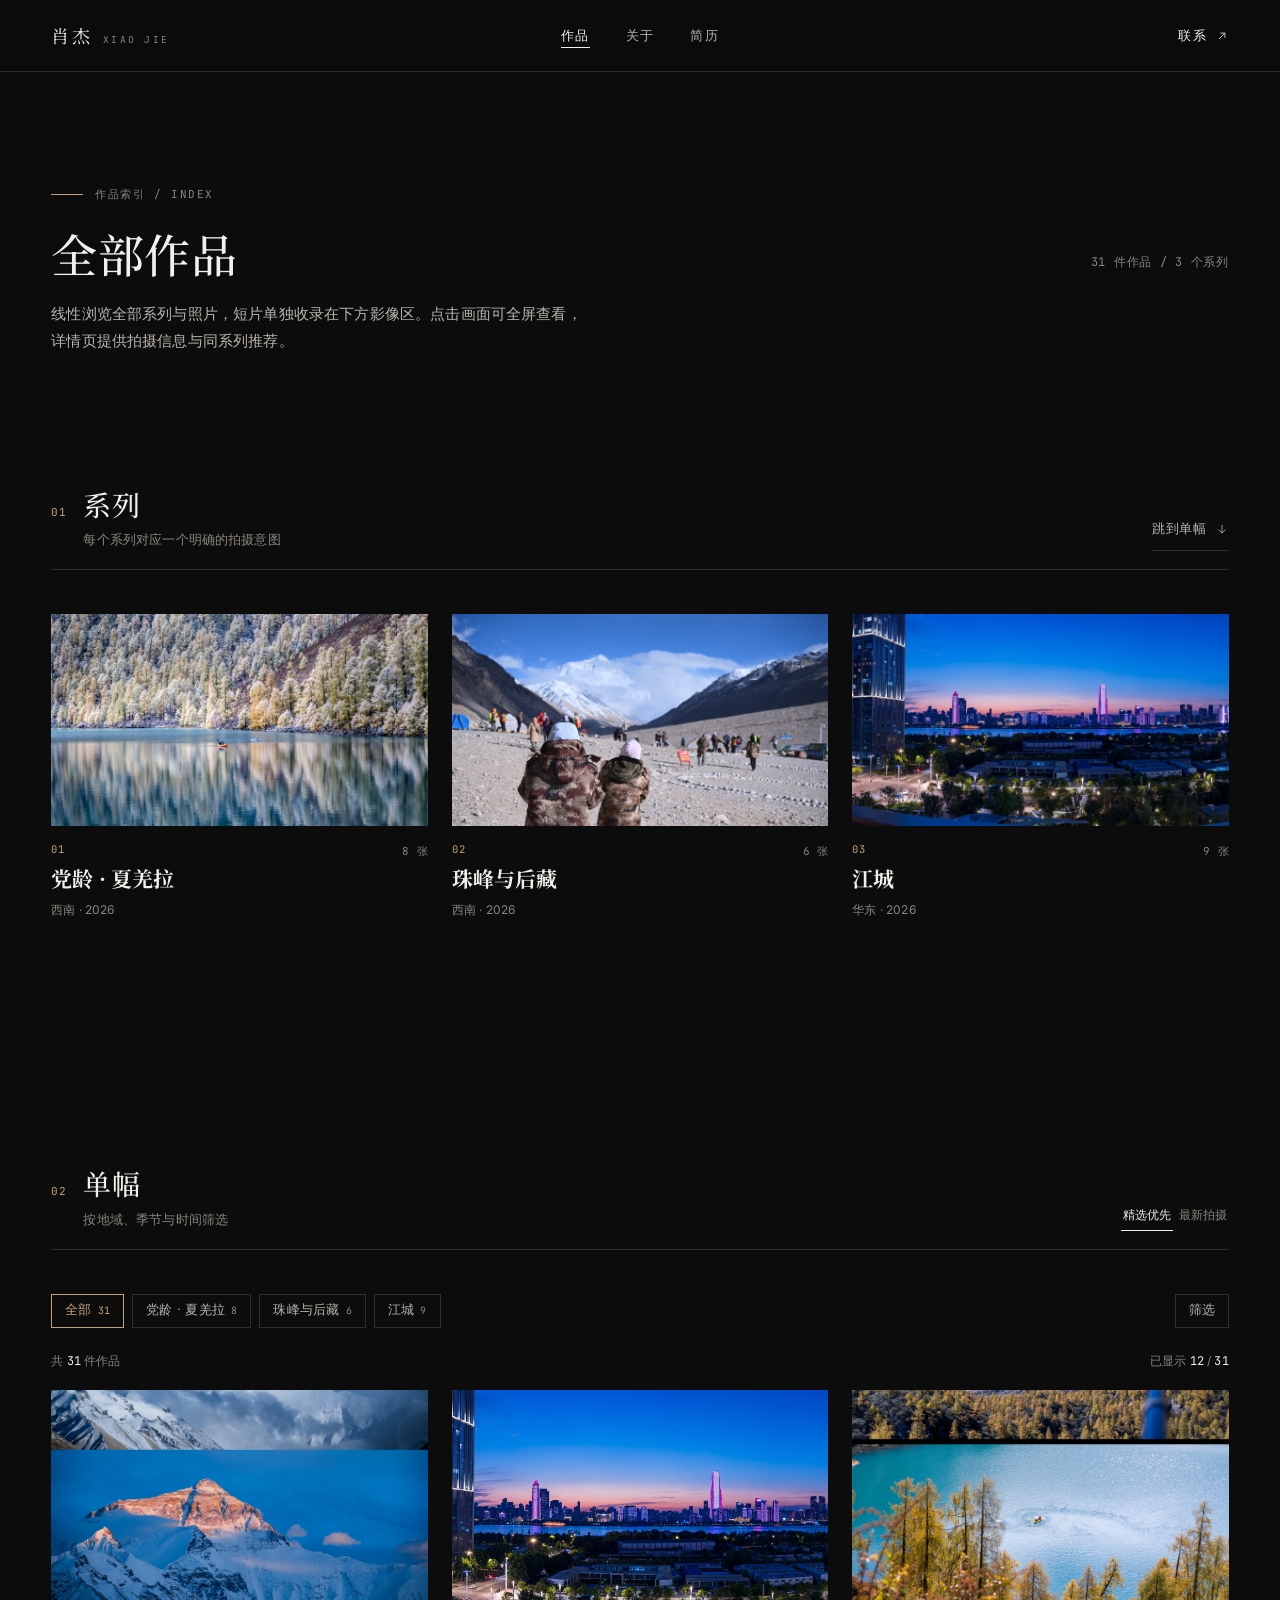
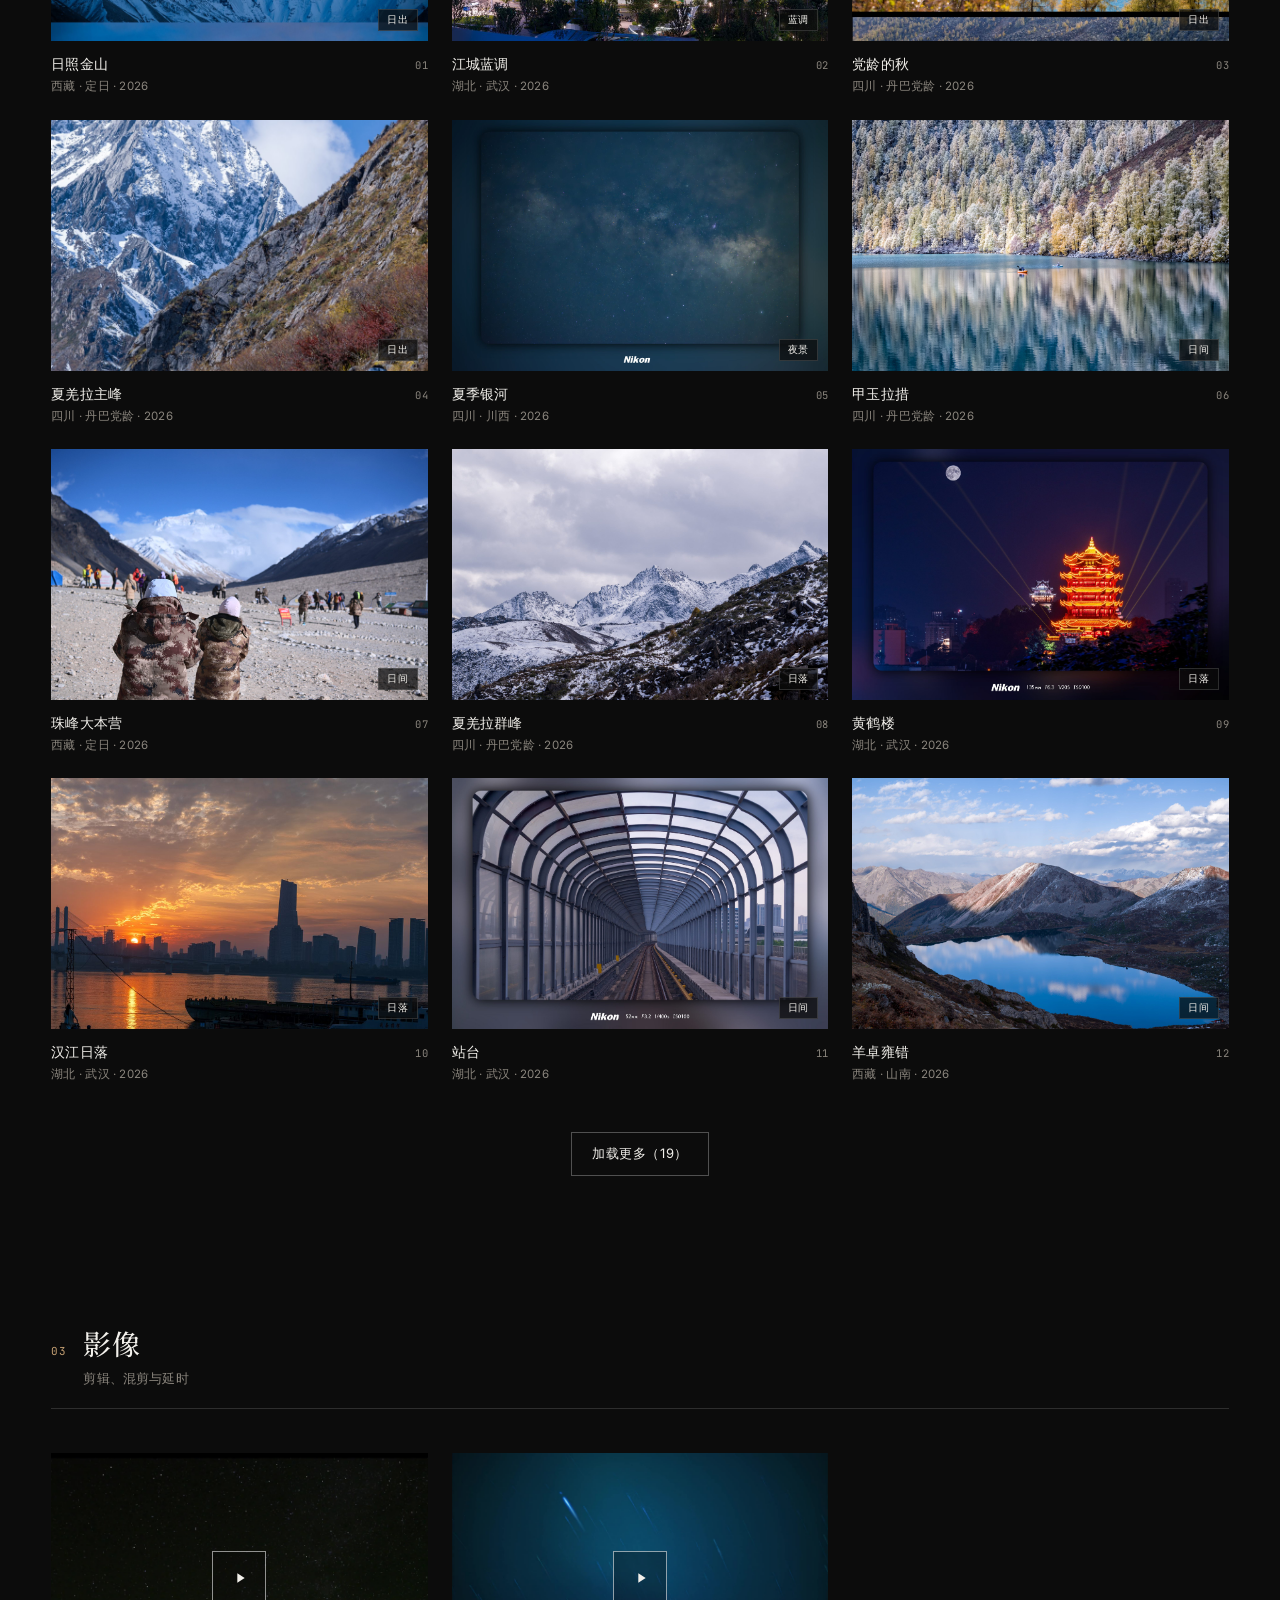
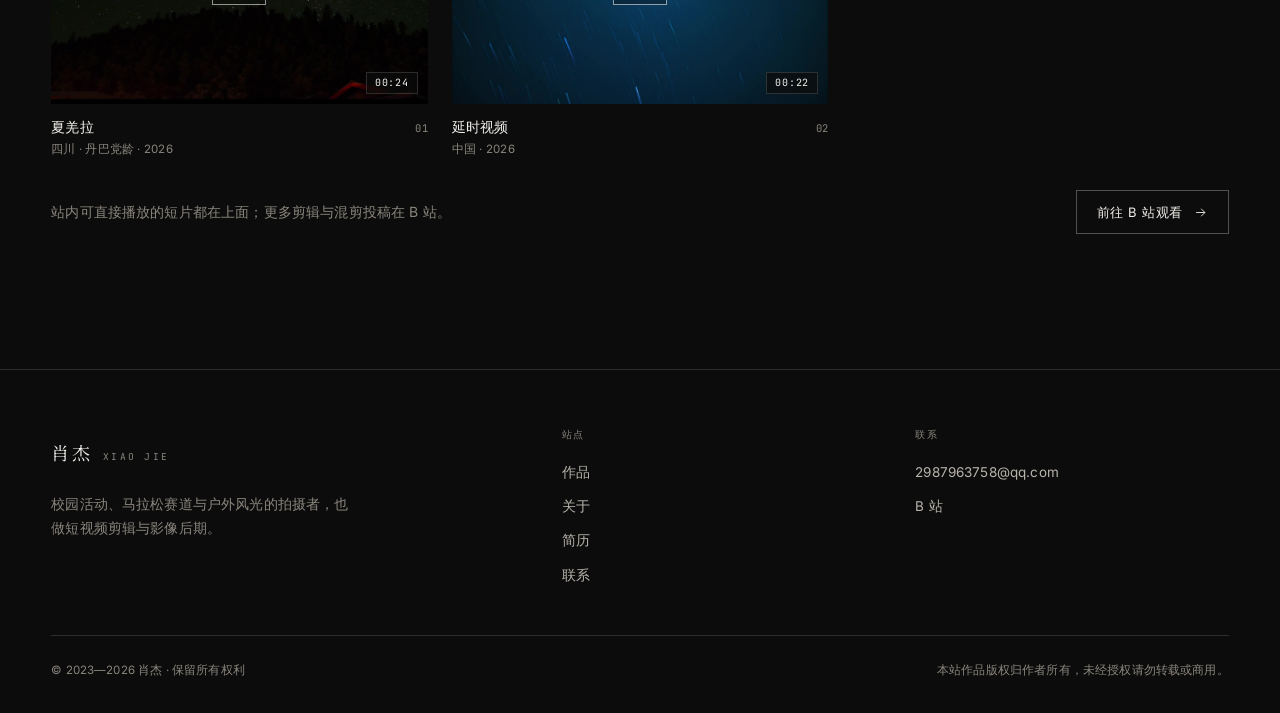
<file: works.html>
<!DOCTYPE html>
<html lang="zh-CN">
<head>
<meta charset="utf-8">
<meta name="viewport" content="width=device-width, initial-scale=1, viewport-fit=cover">
<title>作品 · 肖杰</title>
<meta name="description" content="按系列与单幅浏览肖杰的风光、城市与影像作品，可按地域、季节、时间与类型筛选。">
<meta name="theme-color" content="#0C0C0C">
<link rel="preconnect" href="https://fonts.googleapis.com">
<link rel="preconnect" href="https://fonts.gstatic.com" crossorigin>
<link href="https://fonts.googleapis.com/css2?family=Inter:wght@400;500&family=JetBrains+Mono:wght@400&family=Noto+Serif+SC:wght@400;500&display=swap" rel="stylesheet">
<link rel="stylesheet" href="assets/css/tokens.css">
<link rel="stylesheet" href="assets/css/base.css">
<link rel="stylesheet" href="assets/css/layout.css">
<link rel="stylesheet" href="assets/css/components.css">
<link rel="stylesheet" href="assets/css/pages.css">
</head>
<body data-page="works" data-nav="solid">
<a class="skip-link" href="#main">跳到主要内容</a>

<header class="nav nav--solid" id="nav">
  <div class="nav__inner">
    <a class="nav__brand" href="index.html" aria-label="肖杰 · 首页"><span>肖杰</span><em>XIAO JIE</em></a>
    <nav class="nav__links" aria-label="主导航">
      <a href="works.html" data-nav="works">作品</a>
      <a href="about.html" data-nav="about">关于</a>
      <a href="resume.html" data-nav="resume">简历</a>
    </nav>
    <div class="nav__right">
      <a class="nav__contact" href="contact.html" data-nav="contact">联系
        <svg viewBox="0 0 24 24" fill="none" stroke="currentColor" stroke-width="1.4" aria-hidden="true"><path d="M7 17 17 7M9 7h8v8"/></svg>
      </a>
      <button class="nav__burger" id="burger" type="button" aria-label="打开菜单" aria-expanded="false" aria-controls="menu"><span></span><span></span></button>
    </div>
  </div>
</header>

<div class="menu" id="menu" aria-hidden="true">
  <nav class="menu__links" aria-label="移动端导航">
    <a href="index.html" style="--i:0"><span>01</span>首页</a>
    <a href="works.html" data-nav="works" style="--i:1"><span>02</span>作品</a>
    <a href="about.html" data-nav="about" style="--i:2"><span>03</span>关于</a>
    <a href="resume.html" data-nav="resume" style="--i:3"><span>04</span>简历</a>
    <a href="contact.html" style="--i:4"><span>05</span>联系</a>
  </nav>
  <div class="menu__foot">
    <a class="menu__mail" href="mailto:2987963758@qq.com">2987963758@qq.com</a>
    <div class="menu__social">
      <a href="https://space.bilibili.com/699969839" target="_blank" rel="noopener">B 站</a>
    </div>
    <span class="menu__loc">HANGZHOU · CN</span>
  </div>
</div>

<main class="page" id="main">
  <section class="page-head">
    <div class="wrap">
      <div class="page-head__eyebrow"><span class="label">作品索引 / INDEX</span></div>
      <div class="page-head__row">
        <h1 class="h1">全部作品</h1>
        <span class="page-head__count" data-works-count></span>
      </div>
      <p class="page-head__desc">线性浏览全部系列与照片，短片单独收录在下方影像区。点击画面可全屏查看，详情页提供拍摄信息与同系列推荐。</p>
    </div>
  </section>

  <section class="wrap section section--tight works-section" aria-labelledby="seriesHead">
    <div class="sec-head" data-reveal>
      <div class="sec-head__left">
        <span class="sec-head__no">01</span>
        <div>
          <h2 class="sec-head__title" id="seriesHead">系列</h2>
          <p class="sec-head__sub">每个系列对应一个明确的拍摄意图</p>
        </div>
      </div>
      <a class="sec-head__link" href="#worksHead">跳到单幅
        <svg viewBox="0 0 24 24" fill="none" stroke="currentColor" stroke-width="1.4" aria-hidden="true"><path d="M12 5v14M6 13l6 6 6-6"/></svg>
      </a>
    </div>
    <div class="series-grid" id="seriesGrid" data-reveal-group></div>
    <div class="more-series">
      <button class="btn" type="button" id="moreSeries">全部系列</button>
    </div>
  </section>

  <section class="wrap section section--tight works-section" id="worksHead" aria-labelledby="worksTitle">
    <div class="sec-head" data-reveal>
      <div class="sec-head__left">
        <span class="sec-head__no">02</span>
        <div>
          <h2 class="sec-head__title" id="worksTitle">单幅</h2>
          <p class="sec-head__sub">按地域、季节与时间筛选</p>
        </div>
      </div>
      <div class="sort-group" id="sortGroup" role="group" aria-label="排序方式">
        <button type="button" data-sort="featured" class="is-active">精选优先</button>
        <button type="button" data-sort="latest">最新拍摄</button>
      </div>
    </div>

    <div class="filter-bar">
      <div class="chip-row" id="seriesChips" role="group" aria-label="按系列筛选"></div>
      <div class="chip-row">
        <a class="chip" href="#" id="seriesJump" style="display:none"></a>
        <button class="filter-toggle" id="filterToggle" type="button" aria-controls="filterPanel" aria-expanded="false">
          筛选
          <span class="filter-toggle__count" id="filterCount" hidden>0</span>
        </button>
      </div>
    </div>

    <div class="filter-panel" id="filterPanel">
      <div class="filter-panel__inner">
        <div class="filter-panel__body" id="filterBody"></div>
        <div class="filter-panel__foot">
          <button class="btn" type="button" id="filterClearMobile">清除筛选</button>
          <button class="btn btn--solid" type="button" id="filterApplyMobile">查看全部作品</button>
        </div>
      </div>
    </div>

    <div class="result-line">
      <span>共 <strong id="resultCount">0</strong> 件作品</span>
      <span>已显示 <strong id="shownCount">0</strong> / <strong id="totalCount">0</strong></span>
    </div>

    <div class="works-grid" id="worksGrid"></div>
    <div id="worksEmpty"></div>

    <div class="load-more-wrap">
      <button class="btn" type="button" id="loadMore">加载更多</button>
    </div>
  </section>

  <section class="wrap section section--tight" aria-labelledby="filmHead">
    <div class="sec-head" data-reveal>
      <div class="sec-head__left">
        <span class="sec-head__no">03</span>
        <div>
          <h2 class="sec-head__title" id="filmHead">影像</h2>
          <p class="sec-head__sub">剪辑、混剪与延时</p>
        </div>
      </div>
    </div>
    <div class="works-grid film-grid" id="filmGrid" data-reveal-group></div>
    <div class="film-cta" data-reveal>
      <p>站内可直接播放的短片都在上面；更多剪辑与混剪投稿在 B 站。</p>
      <a class="btn" href="https://space.bilibili.com/699969839" target="_blank" rel="noopener">
        前往 B 站观看
        <svg viewBox="0 0 24 24" fill="none" stroke="currentColor" stroke-width="1.4" aria-hidden="true"><path d="M5 12h14M13 6l6 6-6 6"/></svg>
      </a>
    </div>
  </section>
</main>

<footer class="footer">
  <div class="wrap">
    <div class="footer__grid">
      <div class="footer__brand">
        <a class="nav__brand" href="index.html"><span>肖杰</span><em>XIAO JIE</em></a>
        <p>校园活动、马拉松赛道与户外风光的拍摄者，也做短视频剪辑与影像后期。</p>
      </div>
      <div>
        <p class="footer__title">站点</p>
        <div class="footer__links">
          <a href="works.html">作品</a>
          <a href="about.html">关于</a>
          <a href="resume.html">简历</a>
          <a href="contact.html">联系</a>
        </div>
      </div>
      <div>
        <p class="footer__title">联系</p>
        <div class="footer__links">
          <a href="mailto:2987963758@qq.com">2987963758@qq.com</a>
          <a href="https://space.bilibili.com/699969839" target="_blank" rel="noopener">B 站</a>
        </div>
      </div>
    </div>
    <div class="footer__bottom">
      <span>© 2023—<span data-year>2026</span> 肖杰 · 保留所有权利</span>
      <span>本站作品版权归作者所有，未经授权请勿转载或商用。</span>
    </div>
  </div>
</footer>

<div class="mobile-bar" id="mobileBar">
  <a class="btn" href="assets/files/resume-xiaojie-2026-11.pdf" download>下载简历</a>
  <a class="btn btn--solid" href="contact.html">联系我</a>
</div>

<script src="data/site.js" defer></script>
<script src="data/works.js" defer></script>
<script src="data/series.js" defer></script>
<script src="data/resume.js" defer></script>
<script src="data/profile.js" defer></script>
<script src="assets/js/core/data.js" defer></script>
<script src="assets/js/core/ui.js" defer></script>
<script src="assets/js/core/cards.js" defer></script>
<script src="assets/js/core/nav.js" defer></script>
<script src="assets/js/core/lightbox.js" defer></script>
<script src="assets/js/core/reveal.js" defer></script>
<script src="assets/js/pages/works.js" defer></script>
</body>
</html>
</file>
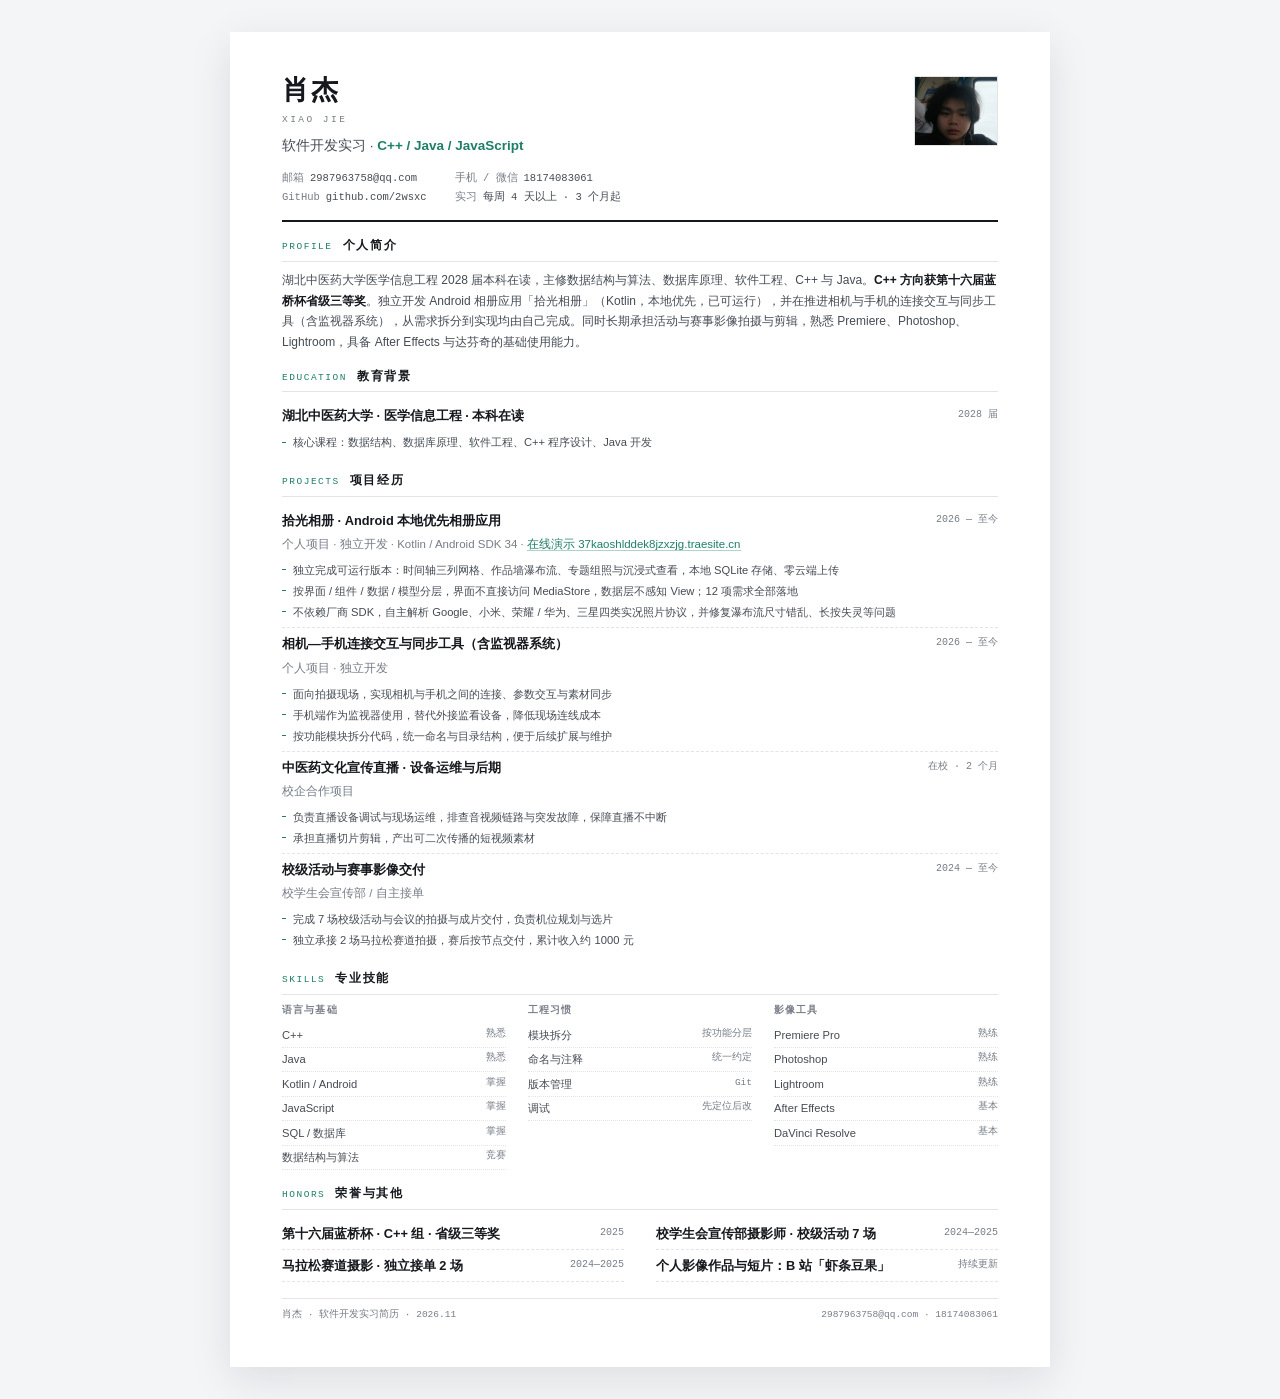
<file: dev/resume.html>
﻿<!DOCTYPE html>
<html lang="zh-CN">
<head>
<meta charset="utf-8">
<meta name="viewport" content="width=device-width, initial-scale=1">
<title>肖杰 · 软件开发实习 · 简历</title>
<style>
:root{
  --ink:#15181d; --ink-2:#454b54; --muted:#767d87; --line:#e2e4e8; --accent:#1d7f68;
  --mono:"JetBrains Mono","SFMono-Regular",Consolas,monospace;
  --sans:"Inter","HarmonyOS Sans SC","PingFang SC","Microsoft YaHei",sans-serif;
  --serif:"Noto Serif SC","Source Han Serif SC","Songti SC",serif;
}
*{box-sizing:border-box}
body{margin:0;background:#f4f5f7;color:var(--ink);font-family:var(--sans);line-height:1.65;-webkit-font-smoothing:antialiased}
a{color:inherit;text-decoration:none}
h1,h2,h3,p,ul,li,figure,dl,dd{margin:0}
ul{padding:0;list-style:none}
.page{background:#fff;width:min(100%,820px);margin:32px auto;padding:clamp(24px,4vw,44px) clamp(20px,4.4vw,52px);box-shadow:0 12px 40px rgba(16,20,26,.10)}
.label{font-family:var(--mono);font-size:9.5px;letter-spacing:.16em;text-transform:uppercase;color:var(--muted)}

/* 头部 */
.head{display:flex;justify-content:space-between;gap:24px;align-items:flex-start;padding-bottom:14px;border-bottom:2px solid var(--ink)}
.head h1{font-family:var(--serif);font-size:27px;font-weight:600;letter-spacing:.06em;line-height:1.1}
.head__en{font-family:var(--mono);font-size:9.5px;letter-spacing:.26em;color:var(--muted);margin-top:6px}
.head__role{margin-top:8px;font-size:13.5px;color:var(--ink-2)}
.head__role b{color:var(--accent);font-weight:600}
.head__meta{margin-top:12px;display:grid;grid-template-columns:repeat(2,auto);gap:2px 28px;font-family:var(--mono);font-size:10.5px;color:var(--ink-2);justify-content:start}
.head__meta span{display:flex;gap:6px}
.head__meta i{font-style:normal;color:var(--muted)}
.head figure{flex:0 0 auto;width:84px;border:1px solid var(--line)}
.head img{width:100%;display:block}

/* 区块 */
.sec{margin-top:14px}
.sec__head{display:flex;align-items:baseline;gap:10px;padding-bottom:5px;border-bottom:1px solid var(--line);margin-bottom:8px}
.sec__head h2{font-size:12px;font-weight:600;letter-spacing:.14em}
.sec__head .label{color:var(--accent)}
.sec__head span:last-child{margin-left:auto}

.summary{font-size:12px;color:var(--ink-2);line-height:1.72}
.summary b{color:var(--ink);font-weight:600}

.row{display:grid;grid-template-columns:minmax(0,1fr) auto;gap:2px 16px;padding:5px 0;border-bottom:1px dashed var(--line)}
.row:last-child{border-bottom:0}
.row__t{font-size:12.8px;font-weight:600}
.row__s{font-size:11.5px;color:var(--muted);margin-top:2px}
.row__s a{color:var(--accent);border-bottom:1px solid rgba(29,127,104,.35)}
.row__d{font-family:var(--mono);font-size:10px;color:var(--muted);white-space:nowrap;padding-top:2px}
.points{grid-column:1/-1;margin-top:5px;display:flex;flex-direction:column;gap:2px}
.points li{position:relative;padding-left:11px;font-size:11.2px;color:var(--ink-2);line-height:1.7}
.points li::before{content:"";position:absolute;left:0;top:.72em;width:4px;height:1px;background:var(--accent)}

.cols{display:grid;grid-template-columns:repeat(3,minmax(0,1fr));gap:14px 22px}
.cols h3{font-family:var(--mono);font-size:9.5px;letter-spacing:.12em;color:var(--muted);text-transform:uppercase;margin-bottom:5px}
.cols li{display:flex;justify-content:space-between;gap:8px;font-size:11.2px;color:var(--ink-2);padding:2.5px 0;border-bottom:1px dotted var(--line)}
.cols li em{font-style:normal;font-family:var(--mono);font-size:9.5px;color:var(--muted)}

.two{display:grid;grid-template-columns:repeat(2,minmax(0,1fr));gap:0 32px}
.two .row{border-bottom:1px dashed var(--line)}

.foot{margin-top:16px;padding-top:8px;border-top:1px solid var(--line);display:flex;justify-content:space-between;gap:12px;font-family:var(--mono);font-size:9.5px;color:var(--muted)}

@page{size:A4;margin:10mm}
@media print{
  body{background:#fff}
  .page{width:auto;margin:0;padding:0;box-shadow:none;zoom:.85}
  .sec{margin-top:7pt;break-inside:auto}
  .row{break-inside:avoid}
  .cols li{break-inside:avoid}
}
@media (max-width:640px){
  .head{flex-direction:row-reverse}
  .head figure{width:74px}
  .cols{grid-template-columns:1fr}
  .two{grid-template-columns:1fr}
  .head__meta{grid-template-columns:1fr}
}
</style>
</head>
<body>
<div class="page">

  <header class="head">
    <div>
      <h1>肖杰</h1>
      <p class="head__en">XIAO JIE</p>
      <p class="head__role">软件开发实习 · <b>C++ / Java / JavaScript</b></p>
      <div class="head__meta">
        <span><i>邮箱</i> 2987963758@qq.com</span>
        <span><i>手机 / 微信</i> 18174083061</span>
        <span><i>GitHub</i> github.com/2wsxc</span>
        <span><i>实习</i> 每周 4 天以上 · 3 个月起</span>
      </div>
    </div>
    <figure><img src="assets/img/portrait.jpg" alt="肖杰"></figure>
  </header>

  <section class="sec">
    <div class="sec__head"><span class="label">Profile</span><h2>个人简介</h2></div>
    <p class="summary">湖北中医药大学医学信息工程 2028 届本科在读，主修数据结构与算法、数据库原理、软件工程、C++ 与 Java。<b>C++ 方向获第十六届蓝桥杯省级三等奖</b>。独立开发 Android 相册应用「拾光相册」（Kotlin，本地优先，已可运行），并在推进相机与手机的连接交互与同步工具（含监视器系统），从需求拆分到实现均由自己完成。同时长期承担活动与赛事影像拍摄与剪辑，熟悉 Premiere、Photoshop、Lightroom，具备 After Effects 与达芬奇的基础使用能力。</p>
  </section>

  <section class="sec">
    <div class="sec__head"><span class="label">Education</span><h2>教育背景</h2></div>
    <div class="row">
      <p class="row__t">湖北中医药大学 · 医学信息工程 · 本科在读</p>
      <span class="row__d">2028 届</span>
      <ul class="points"><li>核心课程：数据结构、数据库原理、软件工程、C++ 程序设计、Java 开发</li></ul>
    </div>
  </section>

  <section class="sec">
    <div class="sec__head"><span class="label">Projects</span><h2>项目经历</h2></div>

    <div class="row">
      <p class="row__t">拾光相册 · Android 本地优先相册应用</p>
      <span class="row__d">2026 — 至今</span>
      <p class="row__s">个人项目 · 独立开发 · Kotlin / Android SDK 34 · <a href="https://37kaoshlddek8jzxzjg.traesite.cn" target="_blank" rel="noopener">在线演示 37kaoshlddek8jzxzjg.traesite.cn</a></p>
      <ul class="points">
        <li>独立完成可运行版本：时间轴三列网格、作品墙瀑布流、专题组照与沉浸式查看，本地 SQLite 存储、零云端上传</li>
        <li>按界面 / 组件 / 数据 / 模型分层，界面不直接访问 MediaStore，数据层不感知 View；12 项需求全部落地</li>
        <li>不依赖厂商 SDK，自主解析 Google、小米、荣耀 / 华为、三星四类实况照片协议，并修复瀑布流尺寸错乱、长按失灵等问题</li>
      </ul>
    </div>

    <div class="row">
      <p class="row__t">相机—手机连接交互与同步工具（含监视器系统）</p>
      <span class="row__d">2026 — 至今</span>
      <p class="row__s">个人项目 · 独立开发</p>
      <ul class="points">
        <li>面向拍摄现场，实现相机与手机之间的连接、参数交互与素材同步</li>
        <li>手机端作为监视器使用，替代外接监看设备，降低现场连线成本</li>
        <li>按功能模块拆分代码，统一命名与目录结构，便于后续扩展与维护</li>
      </ul>
    </div>

    <div class="row">
      <p class="row__t">中医药文化宣传直播 · 设备运维与后期</p>
      <span class="row__d">在校 · 2 个月</span>
      <p class="row__s">校企合作项目</p>
      <ul class="points">
        <li>负责直播设备调试与现场运维，排查音视频链路与突发故障，保障直播不中断</li>
        <li>承担直播切片剪辑，产出可二次传播的短视频素材</li>
      </ul>
    </div>

    <div class="row">
      <p class="row__t">校级活动与赛事影像交付</p>
      <span class="row__d">2024 — 至今</span>
      <p class="row__s">校学生会宣传部 / 自主接单</p>
      <ul class="points">
        <li>完成 7 场校级活动与会议的拍摄与成片交付，负责机位规划与选片</li>
        <li>独立承接 2 场马拉松赛道拍摄，赛后按节点交付，累计收入约 1000 元</li>
      </ul>
    </div>
  </section>

  <section class="sec">
    <div class="sec__head"><span class="label">Skills</span><h2>专业技能</h2></div>
    <div class="cols">
      <div>
        <h3>语言与基础</h3>
        <ul>
          <li><span>C++</span><em>熟悉</em></li>
          <li><span>Java</span><em>熟悉</em></li>
          <li><span>Kotlin / Android</span><em>掌握</em></li>
          <li><span>JavaScript</span><em>掌握</em></li>
          <li><span>SQL / 数据库</span><em>掌握</em></li>
          <li><span>数据结构与算法</span><em>竞赛</em></li>
        </ul>
      </div>
      <div>
        <h3>工程习惯</h3>
        <ul>
          <li><span>模块拆分</span><em>按功能分层</em></li>
          <li><span>命名与注释</span><em>统一约定</em></li>
          <li><span>版本管理</span><em>Git</em></li>
          <li><span>调试</span><em>先定位后改</em></li>
        </ul>
      </div>
      <div>
        <h3>影像工具</h3>
        <ul>
          <li><span>Premiere Pro</span><em>熟练</em></li>
          <li><span>Photoshop</span><em>熟练</em></li>
          <li><span>Lightroom</span><em>熟练</em></li>
          <li><span>After Effects</span><em>基本</em></li>
          <li><span>DaVinci Resolve</span><em>基本</em></li>
        </ul>
      </div>
    </div>
  </section>

  <section class="sec">
    <div class="sec__head"><span class="label">Honors</span><h2>荣誉与其他</h2></div>
    <div class="two">
      <div class="row">
        <p class="row__t">第十六届蓝桥杯 · C++ 组 · 省级三等奖</p>
        <span class="row__d">2025</span>
      </div>
      <div class="row">
        <p class="row__t">校学生会宣传部摄影师 · 校级活动 7 场</p>
        <span class="row__d">2024—2025</span>
      </div>
      <div class="row">
        <p class="row__t">马拉松赛道摄影 · 独立接单 2 场</p>
        <span class="row__d">2024—2025</span>
      </div>
      <div class="row">
        <p class="row__t">个人影像作品与短片：B 站「虾条豆果」</p>
        <span class="row__d">持续更新</span>
      </div>
    </div>
  </section>

  <footer class="foot">
    <span>肖杰 · 软件开发实习简历 · 2026.11</span>
    <span>2987963758@qq.com · 18174083061</span>
  </footer>

</div>
</body>
</html>
</file>
<file: assets/css/tokens.css>
/* 设计变量：一套深色主题，文字三级灰阶 + 一个暖色强调 */
:root {
  --bg: #0c0c0c;
  --bg-elev: #141414;
  --bg-elev-2: #1b1b1b;
  --ink: #f2f0eb;
  --ink-2: #b8b4ac;
  --muted: #8a857d;
  --line: rgba(255, 255, 255, 0.14);
  --line-strong: rgba(255, 255, 255, 0.28);
  --accent: #c6a174;
  --accent-soft: rgba(198, 161, 116, 0.16);
  --accent-ink: #0c0c0c;
  --overlay: rgba(0, 0, 0, 0.55);

  --font-serif: "Noto Serif SC", "Source Han Serif SC", "Songti SC", "STSong", "SimSun", serif;
  --font-sans: "Inter", "HarmonyOS Sans SC", "PingFang SC", "Hiragino Sans GB", "Microsoft YaHei", sans-serif;
  --font-mono: "JetBrains Mono", "SFMono-Regular", "Roboto Mono", Consolas, monospace;

  --gutter: clamp(20px, 4vw, 64px);
  --max: 1440px;
  --narrow: 1120px;
  --prose: 680px;
  --nav-h: 72px;

  --ease: cubic-bezier(0.22, 1, 0.36, 1);
  --ease-out: cubic-bezier(0.16, 1, 0.3, 1);
  --t-fast: 160ms;
  --t-base: 240ms;
  --t-slow: 320ms;

  --space-1: 8px;
  --space-2: 16px;
  --space-3: 24px;
  --space-4: 32px;
  --space-5: 48px;
  --space-6: 64px;
  --space-7: 96px;
  --section: 120px;
}

@media (max-width: 1023px) {
  :root {
    --nav-h: 64px;
  }
}

@media (max-width: 639px) {
  :root {
    --nav-h: 56px;
    --section: 64px;
  }
}
</file>
<file: assets/css/base.css>
/* 重置与排版基线 */
*,
*::before,
*::after {
  box-sizing: border-box;
}

html {
  -webkit-text-size-adjust: 100%;
  scroll-behavior: smooth;
  scroll-padding-top: calc(var(--nav-h) + 16px);
}

body {
  margin: 0;
  background: var(--bg);
  color: var(--ink);
  font-family: var(--font-sans);
  font-size: 16px;
  line-height: 1.8;
  letter-spacing: 0.01em;
  -webkit-font-smoothing: antialiased;
  text-rendering: optimizeLegibility;
  overflow-x: hidden;
}

body.is-locked {
  overflow: hidden;
}

img,
video,
svg {
  display: block;
  max-width: 100%;
}

[hidden] {
  display: none !important;
}

h1,
h2,
h3,
h4,
p,
figure,
blockquote,
ul,
ol,
dl,
dd {
  margin: 0;
}

ul,
ol {
  padding: 0;
  list-style: none;
}

a {
  color: inherit;
  text-decoration: none;
}

button {
  font: inherit;
  color: inherit;
  background: none;
  border: 0;
  padding: 0;
  cursor: pointer;
}

input,
textarea,
select {
  font: inherit;
  color: inherit;
}

::selection {
  background: var(--accent);
  color: var(--accent-ink);
}

:focus-visible {
  outline: 2px solid var(--accent);
  outline-offset: 3px;
}

::-webkit-scrollbar {
  width: 10px;
  height: 10px;
}

::-webkit-scrollbar-track {
  background: var(--bg);
}

::-webkit-scrollbar-thumb {
  background: #2a2a2a;
  border: 3px solid var(--bg);
}

::-webkit-scrollbar-thumb:hover {
  background: #3a3a3a;
}

/* 字体层级 */
.display {
  font-family: var(--font-serif);
  font-size: clamp(40px, 6.2vw, 76px);
  line-height: 1.1;
  font-weight: 500;
  letter-spacing: 0.01em;
  text-wrap: balance;
}

.h1 {
  font-family: var(--font-serif);
  font-size: clamp(30px, 4.2vw, 46px);
  line-height: 1.24;
  font-weight: 500;
  letter-spacing: 0.01em;
  text-wrap: balance;
}

.h2 {
  font-family: var(--font-serif);
  font-size: clamp(24px, 2.6vw, 30px);
  line-height: 1.35;
  font-weight: 500;
  text-wrap: balance;
}

.h3 {
  font-size: 18px;
  line-height: 1.5;
  font-weight: 500;
}

.lead {
  font-size: 17px;
  line-height: 1.85;
  color: var(--ink-2);
}

.body {
  font-size: 16px;
  line-height: 1.85;
  color: var(--ink-2);
}

.small {
  font-size: 14px;
  line-height: 1.7;
}

.caption {
  font-size: 13px;
  line-height: 1.6;
  color: var(--muted);
}

.label {
  font-family: var(--font-mono);
  font-size: 11px;
  line-height: 1.4;
  letter-spacing: 0.14em;
  text-transform: uppercase;
  color: var(--muted);
}

.mono {
  font-family: var(--font-mono);
  font-variant-numeric: tabular-nums;
}

.accent {
  color: var(--accent);
}

.muted {
  color: var(--muted);
}

.serif {
  font-family: var(--font-serif);
}

.prose {
  max-width: var(--prose);
}

.prose p + p {
  margin-top: 1em;
}

.rule {
  height: 1px;
  background: var(--line);
  border: 0;
  margin: 0;
}

.skip-link {
  position: fixed;
  top: 8px;
  left: 8px;
  z-index: 300;
  padding: 10px 16px;
  background: var(--accent);
  color: var(--accent-ink);
  font-size: 13px;
  transform: translateY(-160%);
  transition: transform var(--t-base) var(--ease);
}

.skip-link:focus-visible {
  transform: translateY(0);
}

/* 页面进入 */
.page {
  opacity: 1;
}

.js .page {
  animation: page-in 520ms var(--ease);
}

body.is-leaving .page {
  opacity: 0;
  transition: opacity 180ms ease;
}

@keyframes page-in {
  from {
    opacity: 0;
  }
  to {
    opacity: 1;
  }
}

/* 跨页面淡入（支持的浏览器） */
@view-transition {
  navigation: auto;
}

::view-transition-old(root) {
  animation: vt-out 160ms ease both;
}

::view-transition-new(root) {
  animation: vt-in 320ms var(--ease) both;
}

@keyframes vt-out {
  to {
    opacity: 0;
  }
}

@keyframes vt-in {
  from {
    opacity: 0;
  }
}

/* 滚动出现：默认可见，JS 接管后才隐藏，保证失败可用 */
.js [data-reveal] {
  opacity: 0;
  transform: translateY(12px);
  transition: opacity 760ms var(--ease), transform 760ms var(--ease);
  transition-delay: var(--d, 0ms);
}

.js [data-reveal].is-in {
  opacity: 1;
  transform: none;
}

.js .reveal-fallback [data-reveal] {
  opacity: 1;
  transform: none;
  transition: none;
}

/* 图片加载淡入 */
img.img-fade {
  opacity: 0;
  transition: opacity 620ms var(--ease);
}

img.img-fade.is-loaded {
  opacity: 1;
}

@media (prefers-reduced-motion: reduce) {
  html {
    scroll-behavior: auto;
  }

  *,
  *::before,
  *::after {
    animation-duration: 0.01ms !important;
    animation-iteration-count: 1 !important;
    transition-duration: 0.01ms !important;
    scroll-behavior: auto !important;
  }

  .js [data-reveal] {
    opacity: 1;
    transform: none;
  }
}
</file>
<file: assets/css/layout.css>
/* 栅格、导航、菜单、页脚与全局框架 */
.wrap {
  width: 100%;
  max-width: var(--max);
  margin-inline: auto;
  padding-inline: var(--gutter);
}

.wrap--narrow {
  max-width: calc(var(--narrow) + var(--gutter) * 2);
}

.section {
  padding-block: var(--section);
}

.section--tight {
  padding-block: calc(var(--section) * 0.62);
}

.section--first {
  padding-top: calc(var(--section) * 0.72);
}

/* ── 导航 ───────────────────────────────────────────── */
.nav {
  position: fixed;
  inset: 0 0 auto;
  z-index: 90;
  height: var(--nav-h);
  background: transparent;
  border-bottom: 1px solid transparent;
  transition: background-color var(--t-slow) var(--ease), border-color var(--t-slow) var(--ease), backdrop-filter var(--t-slow);
}

.nav.is-solid,
.nav--solid {
  background: rgba(12, 12, 12, 0.94);
  border-bottom-color: var(--line);
  backdrop-filter: saturate(120%) blur(8px);
}

.nav__inner {
  height: 100%;
  max-width: var(--max);
  margin-inline: auto;
  padding-inline: var(--gutter);
  display: grid;
  grid-template-columns: 1fr auto 1fr;
  align-items: center;
  gap: 24px;
}

.nav__brand {
  display: inline-flex;
  align-items: baseline;
  gap: 10px;
  justify-self: start;
  min-height: 44px;
  align-content: center;
  flex-direction: row;
  padding-block: 10px;
}

.nav__brand span {
  font-family: var(--font-serif);
  font-size: 18px;
  letter-spacing: 0.16em;
  color: var(--ink);
}

.nav__brand em {
  font-family: var(--font-mono);
  font-style: normal;
  font-size: 9.5px;
  letter-spacing: 0.24em;
  color: var(--muted);
}

.nav__links {
  display: flex;
  align-items: center;
  gap: 36px;
  justify-self: center;
}

.nav__links a,
.nav__contact {
  position: relative;
  display: inline-flex;
  align-items: center;
  height: 44px;
  font-size: 13px;
  letter-spacing: 0.1em;
  color: var(--ink-2);
  transition: color var(--t-fast) var(--ease);
}

.nav__links a::after,
.nav__contact::after {
  content: "";
  position: absolute;
  left: 0;
  right: 0;
  bottom: 10px;
  height: 1px;
  background: var(--accent);
  transform: scaleX(0);
  transform-origin: left;
  transition: transform var(--t-base) var(--ease);
}

.nav__links a:hover,
.nav__contact:hover {
  color: var(--ink);
}

.nav__links a:hover::after,
.nav__contact:hover::after {
  transform: scaleX(1);
}

.nav__links a.is-active {
  color: var(--ink);
}

.nav__links a.is-active::after {
  transform: scaleX(1);
  background: var(--ink);
}

.nav__right {
  display: flex;
  align-items: center;
  justify-self: end;
  gap: 20px;
}

.nav__contact {
  gap: 8px;
  color: var(--ink);
}

.nav__contact svg {
  width: 14px;
  height: 14px;
  transition: transform var(--t-base) var(--ease);
}

.nav__contact:hover svg {
  transform: translate(2px, -2px);
}

.nav__burger {
  display: none;
  width: 44px;
  height: 44px;
  margin-right: -10px;
  position: relative;
}

.nav__burger span {
  position: absolute;
  left: 11px;
  right: 11px;
  height: 1px;
  background: var(--ink);
  transition: transform var(--t-base) var(--ease), opacity var(--t-fast);
}

.nav__burger span:first-child {
  top: 19px;
}

.nav__burger span:last-child {
  top: 25px;
  left: 17px;
}

.nav.is-menu-open .nav__burger span:first-child {
  top: 22px;
  left: 12px;
  right: 12px;
  transform: rotate(45deg);
}

.nav.is-menu-open .nav__burger span:last-child {
  top: 22px;
  left: 12px;
  right: 12px;
  transform: rotate(-45deg);
}

/* ── 全屏菜单 ───────────────────────────────────────── */
.menu {
  position: fixed;
  inset: 0;
  z-index: 85;
  background: var(--bg);
  display: flex;
  flex-direction: column;
  justify-content: center;
  padding: calc(var(--nav-h) + 40px) var(--gutter) calc(32px + env(safe-area-inset-bottom));
  opacity: 0;
  visibility: hidden;
  transition: opacity var(--t-slow) var(--ease), visibility var(--t-slow);
}

.menu.is-open {
  opacity: 1;
  visibility: visible;
}

.menu__links {
  display: flex;
  flex-direction: column;
  gap: 6px;
}

.menu__links a {
  display: flex;
  align-items: baseline;
  gap: 18px;
  padding-block: 14px;
  font-family: var(--font-serif);
  font-size: clamp(28px, 8vw, 34px);
  line-height: 1.3;
  color: var(--ink-2);
  border-bottom: 1px solid var(--line);
  opacity: 0;
  transform: translateY(10px);
  transition: opacity 380ms var(--ease), transform 380ms var(--ease), color var(--t-fast);
}

.menu.is-open .menu__links a {
  opacity: 1;
  transform: none;
  transition-delay: calc(var(--i, 0) * 60ms + 60ms);
}

.menu__links a span {
  font-family: var(--font-mono);
  font-size: 11px;
  letter-spacing: 0.1em;
  color: var(--muted);
}

.menu__links a:hover,
.menu__links a.is-active {
  color: var(--ink);
}

.menu__foot {
  margin-top: 48px;
  display: flex;
  flex-direction: column;
  gap: 20px;
  border-top: 1px solid var(--line);
  padding-top: 24px;
}

.menu__mail {
  font-size: 15px;
  color: var(--ink);
  letter-spacing: 0.02em;
}

.menu__social {
  display: flex;
  flex-wrap: wrap;
  gap: 8px 20px;
  font-size: 12px;
  color: var(--muted);
}

.menu__social a:hover {
  color: var(--accent);
}

.menu__loc {
  font-family: var(--font-mono);
  font-size: 10px;
  letter-spacing: 0.18em;
  color: var(--muted);
}

/* ── 移动端底部操作条 ───────────────────────────────── */
.mobile-bar {
  position: fixed;
  left: 0;
  right: 0;
  bottom: 0;
  z-index: 70;
  display: none;
  gap: 10px;
  padding: 10px 16px calc(10px + env(safe-area-inset-bottom));
  background: rgba(12, 12, 12, 0.96);
  border-top: 1px solid var(--line);
  transform: translateY(120%);
  transition: transform var(--t-slow) var(--ease);
  backdrop-filter: blur(10px);
}

.mobile-bar.is-visible {
  transform: translateY(0);
}

body.menu-open .mobile-bar,
body.lb-open .mobile-bar {
  transform: translateY(120%);
}

.mobile-bar .btn {
  flex: 1;
  height: 42px;
  font-size: 12.5px;
}

/* ── 页脚 ───────────────────────────────────────────── */
.footer {
  border-top: 1px solid var(--line);
  padding-block: 56px 32px;
  margin-top: calc(var(--section) * 0.5);
}

.footer__grid {
  display: grid;
  grid-template-columns: 1.5fr 1fr 1fr;
  gap: 40px;
  padding-bottom: 48px;
}

.footer__brand p {
  margin-top: 14px;
  max-width: 300px;
  font-size: 13.5px;
  line-height: 1.8;
  color: var(--muted);
}

.footer__title {
  font-family: var(--font-mono);
  font-size: 10px;
  letter-spacing: 0.18em;
  text-transform: uppercase;
  color: var(--muted);
  margin-bottom: 16px;
}

.footer__links {
  display: flex;
  flex-direction: column;
  gap: 10px;
  font-size: 13.5px;
  color: var(--ink-2);
}

.footer__links a:hover {
  color: var(--accent);
}

.footer__bottom {
  display: flex;
  justify-content: space-between;
  align-items: center;
  gap: 20px;
  border-top: 1px solid var(--line);
  padding-top: 24px;
  font-size: 11.5px;
  color: var(--muted);
}

/* ── 页头 ───────────────────────────────────────────── */
.page-head {
  padding-top: calc(var(--nav-h) + clamp(56px, 9vw, 120px));
  padding-bottom: clamp(32px, 5vw, 56px);
}

.page-head__eyebrow {
  display: flex;
  align-items: center;
  gap: 12px;
  margin-bottom: 22px;
}

.page-head__eyebrow::before {
  content: "";
  width: 32px;
  height: 1px;
  background: var(--accent);
}

.page-head__row {
  display: flex;
  align-items: flex-end;
  justify-content: space-between;
  gap: 32px;
  flex-wrap: wrap;
}

.page-head__desc {
  margin-top: 18px;
  max-width: 60ch;
  font-size: 15px;
  line-height: 1.85;
  color: var(--ink-2);
}

.page-head__count {
  font-family: var(--font-mono);
  font-size: 12px;
  letter-spacing: 0.06em;
  color: var(--muted);
  white-space: nowrap;
  padding-bottom: 8px;
}

/* ── 区块标题 ───────────────────────────────────────── */
.sec-head {
  display: flex;
  align-items: flex-end;
  justify-content: space-between;
  gap: 24px;
  padding-bottom: 18px;
  border-bottom: 1px solid var(--line);
  margin-bottom: clamp(28px, 3.4vw, 44px);
}

.sec-head__left {
  display: flex;
  align-items: baseline;
  gap: 16px;
}

.sec-head__no {
  font-family: var(--font-mono);
  font-size: 11px;
  letter-spacing: 0.1em;
  color: var(--accent);
}

.sec-head__title {
  font-family: var(--font-serif);
  font-size: clamp(22px, 2.4vw, 28px);
  font-weight: 500;
  line-height: 1.3;
}

.sec-head__sub {
  margin-top: 6px;
  font-size: 13px;
  color: var(--muted);
}

.sec-head__link {
  display: inline-flex;
  align-items: center;
  gap: 8px;
  min-height: 44px;
  font-size: 12.5px;
  letter-spacing: 0.06em;
  color: var(--ink-2);
  border-bottom: 1px solid var(--line);
  transition: color var(--t-fast), border-color var(--t-fast);
}

.sec-head__link:hover {
  color: var(--accent);
  border-color: var(--accent);
}

.sec-head__link svg {
  width: 14px;
  height: 14px;
  transition: transform var(--t-base) var(--ease);
}

.sec-head__link:hover svg {
  transform: translateX(3px);
}

@media (max-width: 1023px) {
  .nav__links {
    display: none;
  }

  .nav__burger {
    display: block;
  }

  .nav__right .nav__contact {
    display: none;
  }

  .nav__inner {
    grid-template-columns: 1fr auto;
  }

  .menu {
    display: flex;
  }
}

@media (min-width: 1024px) {
  .menu {
    display: none;
  }
}

@media (max-width: 639px) {
  .nav__brand span {
    font-size: 16px;
  }

  .nav__brand em {
    display: none;
  }

  .mobile-bar {
    display: flex;
  }

  .footer__grid {
    grid-template-columns: 1fr;
    gap: 32px;
    padding-bottom: 32px;
  }

  .footer__bottom {
    flex-direction: column;
    align-items: flex-start;
    gap: 8px;
  }

  .page-head__row {
    flex-direction: column;
    align-items: flex-start;
    gap: 12px;
  }

  .sec-head {
    align-items: flex-start;
    flex-direction: column;
    gap: 6px;
  }

  .sec-head__link {
    border-bottom: 0;
    padding-bottom: 0;
  }
}
</file>
<file: assets/css/components.css>
/* 组件：按钮、卡片、筛选、灯箱、时间线、表单与提示 */
/* ── 按钮 ───────────────────────────────────────────── */
.btn {
  display: inline-flex;
  align-items: center;
  justify-content: center;
  gap: 10px;
  height: 44px;
  padding: 0 20px;
  border: 1px solid var(--line-strong);
  border-radius: 0;
  background: transparent;
  color: var(--ink);
  font-size: 13px;
  letter-spacing: 0.04em;
  white-space: nowrap;
  transition: background-color var(--t-base) var(--ease), color var(--t-base) var(--ease), border-color var(--t-base) var(--ease), opacity var(--t-base);
}

.btn svg {
  width: 15px;
  height: 15px;
}

.btn:hover {
  background: var(--ink);
  border-color: var(--ink);
  color: var(--bg);
}

.btn:active {
  transform: translateY(1px);
}

.btn--solid {
  background: var(--accent);
  border-color: var(--accent);
  color: var(--accent-ink);
}

.btn--solid:hover {
  background: var(--ink);
  border-color: var(--ink);
  color: var(--bg);
}

.btn--quiet {
  border-color: transparent;
  padding: 0 4px;
  height: 40px;
}

.btn--quiet:hover {
  background: transparent;
  color: var(--accent);
}

.btn--outline-accent {
  border-color: var(--accent);
  color: var(--accent);
}

.btn--outline-accent:hover {
  background: var(--accent);
  border-color: var(--accent);
  color: var(--accent-ink);
}

.btn--outline-accent svg {
  transition: transform var(--t-base) var(--ease);
}

.btn--outline-accent:hover svg {
  transform: translateX(3px);
}

.btn[disabled],
.btn.is-disabled {
  opacity: 0.3;
  pointer-events: none;
}

.btn--wide {
  width: 100%;
}

.text-link {
  display: inline-flex;
  align-items: center;
  gap: 8px;
  min-height: 44px;
  font-size: 13px;
  letter-spacing: 0.04em;
  color: var(--ink-2);
  border-bottom: 1px solid var(--line);
  transition: color var(--t-fast), border-color var(--t-fast);
}

.text-link svg {
  width: 14px;
  height: 14px;
  transition: transform var(--t-base) var(--ease);
}

.text-link:hover {
  color: var(--accent);
  border-color: var(--accent);
}

.text-link:hover svg {
  transform: translateX(3px);
}

/* ── 媒体 ───────────────────────────────────────────── */
.media {
  position: relative;
  overflow: hidden;
  background: var(--bg-elev);
  isolation: isolate;
}

.media > img {
  width: 100%;
  height: 100%;
  object-fit: cover;
  transition: transform 900ms var(--ease);
}

.media--3x2 {
  aspect-ratio: 3 / 2;
}

.media--4x5 {
  aspect-ratio: 4 / 5;
}

.media--3x4 {
  aspect-ratio: 3 / 4;
}

.media--16x9 {
  aspect-ratio: 16 / 9;
}

.media--1x1 {
  aspect-ratio: 1 / 1;
}

.media__badge {
  position: absolute;
  right: 10px;
  bottom: 10px;
  z-index: 2;
  display: inline-flex;
  align-items: center;
  gap: 6px;
  height: 22px;
  padding: 0 8px;
  background: rgba(12, 12, 12, 0.72);
  border: 1px solid var(--line);
  color: var(--ink);
  font-family: var(--font-mono);
  font-size: 10px;
  letter-spacing: 0.08em;
}

.media__play {
  position: absolute;
  inset: 0;
  display: grid;
  place-items: center;
  z-index: 2;
}

.media__play span {
  display: grid;
  place-items: center;
  width: 54px;
  height: 54px;
  border: 1px solid rgba(255, 255, 255, 0.55);
  background: rgba(12, 12, 12, 0.32);
  transition: background-color var(--t-base), border-color var(--t-base), transform var(--t-base) var(--ease);
}

.media__play svg {
  width: 16px;
  height: 16px;
  margin-left: 2px;
}

/* ── 作品卡 ─────────────────────────────────────────── */
.work-card {
  display: block;
  position: relative;
}

.work-card .media {
  aspect-ratio: 3 / 2;
}

.work-card:hover .media > img {
  transform: scale(1.02);
}

.work-card__caption {
  display: flex;
  align-items: baseline;
  justify-content: space-between;
  gap: 12px;
  padding-top: 12px;
}

.work-card__title {
  font-size: 14px;
  line-height: 1.5;
  color: var(--ink);
  transition: color var(--t-fast);
}

.work-card:hover .work-card__title {
  color: var(--accent);
}

.work-card__meta {
  margin-top: 3px;
  font-size: 11.5px;
  line-height: 1.6;
  color: var(--muted);
  letter-spacing: 0.02em;
}

.work-card__no {
  font-family: var(--font-mono);
  font-size: 10.5px;
  color: var(--muted);
  white-space: nowrap;
}

.work-card:focus-visible {
  outline: 2px solid var(--accent);
  outline-offset: 6px;
}

/* ── 系列卡 ─────────────────────────────────────────── */
.series-card {
  display: block;
}

.series-card .media {
  aspect-ratio: 16 / 9;
}

.series-card:hover .media > img {
  transform: scale(1.02);
}

.series-card__caption {
  display: flex;
  justify-content: space-between;
  align-items: flex-start;
  gap: 16px;
  padding-top: 14px;
}

.series-card__no {
  font-family: var(--font-mono);
  font-size: 10.5px;
  color: var(--accent);
  letter-spacing: 0.1em;
}

.series-card__title {
  margin-top: 6px;
  font-family: var(--font-serif);
  font-size: 21px;
  line-height: 1.35;
  transition: color var(--t-fast);
}

.series-card:hover .series-card__title {
  color: var(--accent);
}

.series-card__meta {
  margin-top: 6px;
  font-size: 12px;
  color: var(--muted);
}

.series-card__count {
  font-family: var(--font-mono);
  font-size: 11px;
  color: var(--muted);
  white-space: nowrap;
  padding-top: 2px;
}

/* ── 网格 ───────────────────────────────────────────── */
.series-grid {
  display: grid;
  grid-template-columns: repeat(3, 1fr);
  gap: var(--space-3);
}

.series-grid--2 {
  grid-template-columns: repeat(2, 1fr);
}

.works-grid {
  display: grid;
  grid-template-columns: repeat(3, 1fr);
  gap: var(--space-3);
}

.works-grid--4 {
  grid-template-columns: repeat(4, 1fr);
}

/* ── 筛选 ───────────────────────────────────────────── */
.filter-bar {
  display: flex;
  align-items: center;
  justify-content: space-between;
  gap: 16px;
  flex-wrap: wrap;
  margin-bottom: 22px;
}

.chip-row {
  display: flex;
  align-items: center;
  gap: 8px;
  flex-wrap: wrap;
}

.chip {
  display: inline-flex;
  align-items: center;
  gap: 6px;
  height: 34px;
  padding: 0 13px;
  border: 1px solid var(--line);
  background: transparent;
  color: var(--ink-2);
  font-size: 12.5px;
  letter-spacing: 0.02em;
  transition: color var(--t-fast), border-color var(--t-fast), background-color var(--t-fast);
}

.chip:hover {
  color: var(--ink);
  border-color: var(--line-strong);
}

.chip.is-active {
  color: var(--accent);
  border-color: var(--accent);
}

.chip__count {
  font-family: var(--font-mono);
  font-size: 10px;
  color: var(--muted);
}

.chip.is-active .chip__count {
  color: var(--accent);
}

.filter-toggle {
  display: inline-flex;
  align-items: center;
  gap: 8px;
  height: 34px;
  padding: 0 13px;
  border: 1px solid var(--line);
  color: var(--ink-2);
  font-size: 12.5px;
  transition: color var(--t-fast), border-color var(--t-fast);
}

.filter-toggle:hover {
  color: var(--ink);
  border-color: var(--line-strong);
}

.filter-toggle.is-active {
  color: var(--accent);
  border-color: var(--accent);
}

.filter-toggle__count {
  display: inline-grid;
  place-items: center;
  min-width: 16px;
  height: 16px;
  padding: 0 4px;
  background: var(--accent);
  color: var(--accent-ink);
  font-family: var(--font-mono);
  font-size: 9px;
  line-height: 1;
}

.filter-panel {
  display: grid;
  grid-template-rows: 0fr;
  transition: grid-template-rows var(--t-slow) var(--ease);
  margin-bottom: 0;
}

.filter-panel.is-open {
  grid-template-rows: 1fr;
  margin-bottom: 26px;
}

.filter-panel__inner {
  min-height: 0;
  overflow: hidden;
}

.filter-panel__body {
  display: grid;
  gap: 14px;
  padding: 20px 0 18px;
  border-top: 1px solid var(--line);
  border-bottom: 1px solid var(--line);
}

.filter-row {
  display: grid;
  grid-template-columns: 72px 1fr;
  gap: 16px;
  align-items: center;
}

.filter-row__label {
  font-family: var(--font-mono);
  font-size: 10px;
  letter-spacing: 0.14em;
  text-transform: uppercase;
  color: var(--muted);
}

.filter-panel__foot {
  display: flex;
  gap: 10px;
  padding-top: 16px;
}

.result-line {
  display: flex;
  align-items: baseline;
  justify-content: space-between;
  gap: 16px;
  margin-bottom: 18px;
  font-size: 12px;
  color: var(--muted);
}

.result-line strong {
  font-weight: 400;
  color: var(--ink);
  font-family: var(--font-mono);
}

.sort-group {
  display: inline-flex;
  gap: 4px;
}

.sort-group button {
  font-size: 12px;
  color: var(--muted);
  padding: 4px 2px;
  border-bottom: 1px solid transparent;
  transition: color var(--t-fast), border-color var(--t-fast);
}

.sort-group button.is-active {
  color: var(--ink);
  border-bottom-color: var(--ink);
}

/* ── 空态 / 错误 ────────────────────────────────────── */
.empty {
  border: 1px solid var(--line);
  padding: clamp(32px, 6vw, 64px);
  text-align: center;
}

.empty__title {
  font-family: var(--font-serif);
  font-size: 20px;
  margin-bottom: 10px;
}

.empty__text {
  font-size: 13.5px;
  color: var(--muted);
  margin-bottom: 22px;
}

.load-more-wrap {
  display: flex;
  flex-direction: column;
  align-items: center;
  gap: 14px;
  margin-top: 48px;
}

/* ── 灯箱 ───────────────────────────────────────────── */
.lightbox {
  position: fixed;
  inset: 0;
  z-index: 200;
  background: rgba(12, 12, 12, 0.96);
  opacity: 0;
  visibility: hidden;
  transition: opacity var(--t-base) ease, visibility var(--t-base);
  display: grid;
  grid-template-rows: 56px 1fr auto;
}

.lightbox.is-open {
  opacity: 1;
  visibility: visible;
}

.lightbox__top {
  display: flex;
  align-items: center;
  justify-content: space-between;
  padding: 0 clamp(12px, 3vw, 32px);
  position: relative;
  z-index: 3;
}

.lightbox__counter {
  font-family: var(--font-mono);
  font-size: 11px;
  letter-spacing: 0.12em;
  color: var(--ink-2);
}

.lightbox__counter em {
  font-style: normal;
  color: var(--muted);
}

.lightbox__close,
.lightbox__nav {
  display: grid;
  place-items: center;
  width: 44px;
  height: 44px;
  border: 1px solid transparent;
  color: var(--ink-2);
  transition: color var(--t-fast), border-color var(--t-fast), background-color var(--t-fast);
}

.lightbox__close:hover,
.lightbox__nav:hover {
  color: var(--ink);
  border-color: var(--line);
}

.lightbox__close svg,
.lightbox__nav svg {
  width: 18px;
  height: 18px;
}

.lightbox__stage {
  position: relative;
  display: grid;
  place-items: center;
  overflow: hidden;
  padding: 0 clamp(8px, 3vw, 48px);
  touch-action: pan-y;
}

.lightbox__img {
  max-width: 100%;
  max-height: calc(100svh - 180px);
  width: auto;
  height: auto;
  object-fit: contain;
  user-select: none;
  -webkit-user-drag: none;
  opacity: 0;
  transform: scale(0.985);
  transition: opacity 240ms var(--ease), transform 320ms var(--ease);
  cursor: zoom-in;
}

.lightbox__img.is-ready {
  opacity: 1;
  transform: none;
}

.lightbox__img.is-zoomed {
  cursor: zoom-out;
}

.lightbox__nav {
  position: absolute;
  top: 50%;
  transform: translateY(-50%);
  z-index: 4;
  background: rgba(12, 12, 12, 0.4);
}

.lightbox__nav--prev {
  left: clamp(4px, 1.6vw, 24px);
}

.lightbox__nav--next {
  right: clamp(4px, 1.6vw, 24px);
}

.lightbox__bar {
  display: flex;
  align-items: flex-end;
  justify-content: space-between;
  gap: 20px;
  padding: 18px clamp(16px, 3vw, 32px) calc(22px + env(safe-area-inset-bottom));
  border-top: 1px solid var(--line);
}

.lightbox__title {
  font-family: var(--font-serif);
  font-size: 16px;
  color: var(--ink);
}

.lightbox__meta {
  margin-top: 4px;
  font-size: 11.5px;
  color: var(--muted);
}

.lightbox__hint {
  font-size: 10.5px;
  color: var(--muted);
  letter-spacing: 0.04em;
  white-space: nowrap;
}

.lightbox__progress {
  position: absolute;
  top: 0;
  left: 0;
  height: 1px;
  width: 0;
  background: var(--accent);
  opacity: 0;
  transition: width 200ms ease, opacity 200ms;
  z-index: 5;
}

.lightbox.is-loading .lightbox__progress {
  opacity: 1;
}

/* ── 提示 ───────────────────────────────────────────── */
.toast {
  position: fixed;
  left: 50%;
  bottom: 40px;
  z-index: 300;
  transform: translate(-50%, 16px);
  display: flex;
  align-items: center;
  gap: 10px;
  padding: 12px 18px;
  background: var(--bg-elev);
  border: 1px solid var(--line-strong);
  font-size: 12.5px;
  color: var(--ink);
  opacity: 0;
  pointer-events: none;
  transition: opacity var(--t-base) var(--ease), transform var(--t-base) var(--ease);
}

.toast.is-open {
  opacity: 1;
  transform: translate(-50%, 0);
}

.toast svg {
  width: 14px;
  height: 14px;
  color: var(--accent);
}

@media (max-width: 639px) {
  .toast {
    bottom: calc(84px + env(safe-area-inset-bottom));
  }
}

/* ── 折叠面板 ───────────────────────────────────────── */
.accordion {
  border-top: 1px solid var(--line);
}

.accordion__item {
  border-bottom: 1px solid var(--line);
}

.accordion__trigger {
  display: flex;
  align-items: center;
  justify-content: space-between;
  gap: 20px;
  width: 100%;
  min-height: 64px;
  padding: 18px 0;
  text-align: left;
  font-size: 15px;
  color: var(--ink);
}

.accordion__trigger .label {
  color: var(--muted);
}

.accordion__icon {
  position: relative;
  width: 12px;
  height: 12px;
  flex: none;
}

.accordion__icon::before,
.accordion__icon::after {
  content: "";
  position: absolute;
  background: var(--ink-2);
  transition: transform var(--t-base) var(--ease);
}

.accordion__icon::before {
  left: 0;
  right: 0;
  top: 5.5px;
  height: 1px;
}

.accordion__icon::after {
  top: 0;
  bottom: 0;
  left: 5.5px;
  width: 1px;
}

.accordion__item.is-open .accordion__icon::after {
  transform: scaleY(0);
}

.accordion__panel {
  display: grid;
  grid-template-rows: 0fr;
  transition: grid-template-rows var(--t-slow) var(--ease);
}

.accordion__item.is-open .accordion__panel {
  grid-template-rows: 1fr;
}

.accordion__inner {
  min-height: 0;
  overflow: hidden;
}

.accordion__content {
  padding: 0 0 22px;
  font-size: 13.5px;
  color: var(--ink-2);
}

.gear-group + .gear-group {
  margin-top: 18px;
}

.gear-group__title {
  font-family: var(--font-mono);
  font-size: 10px;
  letter-spacing: 0.14em;
  color: var(--muted);
  text-transform: uppercase;
  margin-bottom: 6px;
}

.gear-group li {
  line-height: 1.9;
}

/* ── 时间线 ─────────────────────────────────────────── */
.timeline {
  position: relative;
  padding-left: 28px;
}

.timeline::before {
  content: "";
  position: absolute;
  left: 0;
  top: 8px;
  bottom: 8px;
  width: 1px;
  background: var(--line);
}

.timeline__item {
  position: relative;
  padding-block: 16px;
}

.timeline__item::before {
  content: "";
  position: absolute;
  left: -31px;
  top: 25px;
  width: 6px;
  height: 6px;
  border: 1px solid var(--muted);
  border-radius: 50%;
  background: var(--bg);
  transition: background-color var(--t-base), border-color var(--t-base);
}

.timeline__item.is-in::before {
  background: var(--accent);
  border-color: var(--accent);
}

.timeline__year {
  font-family: var(--font-mono);
  font-size: 11px;
  letter-spacing: 0.1em;
  color: var(--accent);
}

.timeline__title {
  margin-top: 4px;
  font-size: 15px;
  color: var(--ink);
}

.timeline__text {
  margin-top: 2px;
  font-size: 13px;
  color: var(--muted);
}

/* ── 技能点阵 ───────────────────────────────────────── */
.skill-item {
  display: flex;
  align-items: center;
  justify-content: space-between;
  gap: 16px;
  padding-block: 9px;
  border-bottom: 1px solid rgba(255, 255, 255, 0.07);
  font-size: 13.5px;
  color: var(--ink-2);
}

.dots {
  display: inline-flex;
  gap: 5px;
  flex: none;
}

.dots i {
  width: 6px;
  height: 6px;
  border: 1px solid var(--line-strong);
  border-radius: 50%;
}

.dots i.is-on {
  background: var(--accent);
  border-color: var(--accent);
}

/* ── 标签与元信息 ───────────────────────────────────── */
.tags {
  display: flex;
  flex-wrap: wrap;
  gap: 8px;
}

.tag {
  display: inline-flex;
  align-items: center;
  height: 24px;
  padding: 0 9px;
  border: 1px solid var(--line);
  font-size: 11px;
  color: var(--ink-2);
  letter-spacing: 0.02em;
}

.meta-table {
  width: 100%;
  border-collapse: collapse;
  font-size: 13px;
}

.meta-table th,
.meta-table td {
  text-align: left;
  padding: 9px 0;
  border-bottom: 1px solid rgba(255, 255, 255, 0.08);
  font-weight: 400;
}

.meta-table th {
  width: 92px;
  color: var(--muted);
  font-family: var(--font-mono);
  font-size: 10px;
  letter-spacing: 0.12em;
  text-transform: uppercase;
}

.meta-table td {
  color: var(--ink-2);
}

/* ── 联系条目 ───────────────────────────────────────── */
.info-row {
  display: flex;
  align-items: center;
  justify-content: space-between;
  gap: 20px;
  padding-block: 16px;
  border-bottom: 1px solid var(--line);
  font-size: 14px;
}

.info-row__label {
  font-family: var(--font-mono);
  font-size: 10px;
  letter-spacing: 0.14em;
  text-transform: uppercase;
  color: var(--muted);
}

.info-row__value {
  color: var(--ink);
}

.info-row a:hover {
  color: var(--accent);
}

/* ── 弹层（微信等） ─────────────────────────────────── */
.modal {
  position: fixed;
  inset: 0;
  z-index: 220;
  display: grid;
  place-items: center;
  padding: 24px;
  background: rgba(0, 0, 0, 0.72);
  opacity: 0;
  visibility: hidden;
  transition: opacity var(--t-base) ease, visibility var(--t-base);
}

.modal.is-open {
  opacity: 1;
  visibility: visible;
}

.modal__panel {
  width: min(360px, 100%);
  background: var(--bg-elev);
  border: 1px solid var(--line);
  padding: 32px 28px;
  text-align: center;
  transform: translateY(8px);
  transition: transform var(--t-base) var(--ease);
}

.modal.is-open .modal__panel {
  transform: none;
}

.modal__title {
  font-family: var(--font-serif);
  font-size: 20px;
  margin-bottom: 8px;
}

.modal__text {
  font-size: 13px;
  color: var(--muted);
  margin-bottom: 20px;
}

.modal__wechat {
  font-family: var(--font-mono);
  font-size: 15px;
  color: var(--accent);
  letter-spacing: 0.06em;
  padding: 18px;
  border: 1px dashed var(--line-strong);
  margin-bottom: 20px;
}

@media (max-width: 1023px) {
  .series-grid,
  .works-grid {
    grid-template-columns: repeat(2, 1fr);
  }

  .works-grid--4 {
    grid-template-columns: repeat(2, 1fr);
  }
}

@media (max-width: 639px) {
  .series-grid,
  .works-grid,
  .works-grid--4 {
    grid-template-columns: repeat(2, 1fr);
    gap: 8px;
  }

  .series-grid {
    grid-template-columns: 1fr;
    gap: 28px;
  }

  .work-card__caption {
    flex-direction: column;
    gap: 2px;
    padding-top: 9px;
  }

  .work-card__title {
    font-size: 13px;
  }

  .work-card__meta {
    font-size: 10.5px;
  }

  .work-card__no {
    display: none;
  }

  .filter-row {
    grid-template-columns: 1fr;
    gap: 8px;
  }

  .filter-panel {
    position: fixed;
    left: 0;
    right: 0;
    bottom: 0;
    z-index: 160;
    margin: 0;
    display: block;
    background: var(--bg-elev);
    border-top: 1px solid var(--line);
    max-height: 76svh;
    overflow-y: auto;
    transform: translateY(101%);
    transition: transform var(--t-slow) var(--ease);
    padding-bottom: env(safe-area-inset-bottom);
    grid-template-rows: unset;
  }

  .filter-panel.is-open {
    transform: translateY(0);
    margin: 0;
  }

  .filter-panel__inner {
    overflow: visible;
  }

  .filter-panel__body {
    padding: 20px var(--gutter);
    border-top: 0;
    gap: 18px;
  }

  .filter-panel__foot {
    padding: 0 var(--gutter) 20px;
  }

  .filter-panel__foot .btn {
    flex: 1;
  }

  .filter-backdrop {
    position: fixed;
    inset: 0;
    z-index: 150;
    background: rgba(0, 0, 0, 0.6);
    opacity: 0;
    visibility: hidden;
    transition: opacity var(--t-base), visibility var(--t-base);
  }

  .filter-backdrop.is-open {
    opacity: 1;
    visibility: visible;
  }

  .lightbox__img {
    max-height: calc(100svh - 170px);
  }

  .lightbox__nav--prev {
    left: 0;
  }

  .lightbox__nav--next {
    right: 0;
  }

  .lightbox__hint {
    display: none;
  }
}
</file>
<file: assets/css/pages.css>
/* 页面级样式：首页 / 作品 / 系列 / 详情 / 关于 / 简历 / 联系 / 404 */
/* ── 首页：简历首屏 ─────────────────────────────────── */
.intro {
  position: relative;
  overflow: hidden;
  padding-top: calc(var(--nav-h) + clamp(44px, 7vw, 96px));
  padding-bottom: clamp(44px, 6vw, 84px);
  border-bottom: 1px solid var(--line);
}

.intro::before {
  content: "";
  position: absolute;
  right: -12%;
  top: -34%;
  width: 64vw;
  height: 64vw;
  max-width: 900px;
  max-height: 900px;
  background: radial-gradient(circle, rgba(198, 161, 116, 0.09), transparent 62%);
  pointer-events: none;
}

.intro__grid {
  position: relative;
  display: grid;
  grid-template-columns: minmax(0, 1.38fr) minmax(260px, 0.62fr);
  gap: clamp(32px, 6vw, 88px);
  align-items: end;
}

.intro__status {
  display: inline-flex;
  align-items: center;
  gap: 10px;
  font-family: var(--font-mono);
  font-size: 10.5px;
  letter-spacing: 0.14em;
  color: var(--ink-2);
}

.intro__dot {
  width: 6px;
  height: 6px;
  border-radius: 50%;
  background: var(--accent);
  box-shadow: 0 0 0 4px rgba(198, 161, 116, 0.14);
  animation: introPulse 3.6s var(--ease) infinite;
}

@keyframes introPulse {
  0%, 100% { box-shadow: 0 0 0 3px rgba(198, 161, 116, 0.1); }
  50% { box-shadow: 0 0 0 6px rgba(198, 161, 116, 0.18); }
}

.intro__title {
  margin-top: clamp(16px, 2vw, 26px);
  display: flex;
  align-items: center;
  gap: clamp(14px, 2vw, 26px);
}

.intro__name {
  margin-top: 0;
  font-family: var(--font-serif);
  font-size: clamp(46px, 7.2vw, 92px);
  line-height: 0.96;
  font-weight: 500;
  letter-spacing: 0.04em;
}

.intro__avatar {
  flex: 0 0 auto;
  margin: 0;
  width: clamp(78px, 9vw, 124px);
  border: 1px solid var(--line);
  background: var(--bg-elev);
}

.intro__avatar img {
  display: block;
  width: 100%;
  height: auto;
}

.intro__role {
  margin-top: 16px;
  font-size: clamp(15px, 1.5vw, 18px);
  letter-spacing: 0.06em;
  color: var(--ink);
}

.intro__lede {
  margin-top: 20px;
  max-width: 46ch;
  font-size: 15px;
  line-height: 1.9;
  color: var(--ink-2);
}

.intro__actions {
  margin-top: clamp(24px, 3vw, 34px);
  display: flex;
  align-items: center;
  gap: 12px 16px;
  flex-wrap: wrap;
}

.intro__pdfnote {
  margin-top: 12px;
  font-family: var(--font-mono);
  font-size: 10.5px;
  letter-spacing: 0.08em;
  color: var(--muted);
}

.intro__facts {
  margin-top: clamp(28px, 3.6vw, 44px);
  padding-top: 22px;
  border-top: 1px solid var(--line);
  display: grid;
  grid-template-columns: repeat(2, minmax(0, 1fr));
  gap: 18px 32px;
}

.fact dt {
  font-family: var(--font-mono);
  font-size: 10px;
  letter-spacing: 0.14em;
  color: var(--muted);
}

.fact dd {
  margin: 5px 0 0;
  font-size: 14px;
  line-height: 1.6;
  color: var(--ink);
}

.intro__side {
  display: flex;
  flex-direction: column;
  gap: 18px;
}

.intro__portrait {
  margin: 0;
}

.intro__portrait figcaption {
  margin-top: 10px;
  font-family: var(--font-mono);
  font-size: 10px;
  letter-spacing: 0.1em;
  color: var(--muted);
}

.intro__stats {
  display: flex;
  gap: 28px;
  padding-top: 16px;
  border-top: 1px solid var(--line);
}

.stat {
  display: flex;
  flex-direction: column;
  gap: 3px;
}

.stat__num {
  font-family: var(--font-serif);
  font-size: 26px;
  line-height: 1;
  color: var(--accent);
}

.stat__label {
  font-family: var(--font-mono);
  font-size: 10px;
  letter-spacing: 0.1em;
  color: var(--muted);
}

/* 首屏入场：轻微上移 + 错峰，避免整页同时出现 */
@keyframes introIn {
  from {
    opacity: 0;
    transform: translateY(14px);
  }
  to {
    opacity: 1;
    transform: none;
  }
}

@media (prefers-reduced-motion: no-preference) {
  .intro__main > *,
  .intro__side {
    animation: introIn 680ms var(--ease) both;
  }

  .intro__main > *:nth-child(1) { animation-delay: 60ms; }
  .intro__main > *:nth-child(2) { animation-delay: 120ms; }
  .intro__main > *:nth-child(3) { animation-delay: 180ms; }
  .intro__main > *:nth-child(4) { animation-delay: 240ms; }
  .intro__main > *:nth-child(5) { animation-delay: 300ms; }
  .intro__main > *:nth-child(6) { animation-delay: 340ms; }
  .intro__main > *:nth-child(7) { animation-delay: 380ms; }

  .intro__side {
    animation-duration: 900ms;
    animation-delay: 260ms;
  }
}

/* ── 首页区块 ───────────────────────────────────────── */
.resume-hint {
  margin-top: 20px;
  font-family: var(--font-mono);
  font-size: 10px;
  letter-spacing: 0.08em;
  color: var(--muted);
}

.edu-grid {
  display: grid;
  grid-template-columns: repeat(2, minmax(0, 1fr));
  gap: 32px;
}

.resume-updated__link {
  color: var(--ink-2);
  border-bottom: 1px solid var(--line);
  transition: color var(--t-fast), border-color var(--t-fast);
}

.resume-updated__link:hover {
  color: var(--accent);
  border-color: var(--accent);
}

.contact-band {
  border-top: 1px solid var(--line);
  padding-top: clamp(32px, 5vw, 56px);
  display: grid;
  grid-template-columns: 1fr auto;
  gap: 32px;
  align-items: end;
}

.contact-band__mail {
  display: inline-flex;
  align-items: center;
  gap: 16px;
  font-family: var(--font-serif);
  font-size: clamp(24px, 3.4vw, 38px);
  line-height: 1.2;
  color: var(--ink);
  transition: color var(--t-base);
}

.contact-band__mail svg {
  width: 22px;
  height: 22px;
  transition: transform var(--t-base) var(--ease);
}

.contact-band__mail:hover {
  color: var(--accent);
}

.contact-band__mail:hover svg {
  transform: translate(4px, -4px);
}

.contact-band__note {
  margin-top: 14px;
  font-size: 13px;
  color: var(--muted);
}

.contact-band__side {
  text-align: right;
  font-size: 12px;
  color: var(--muted);
}

/* ── 作品索引 ───────────────────────────────────────── */
.works-grid--2 {
  grid-template-columns: repeat(2, 1fr);
}

.work-info--single {
  grid-template-columns: 1fr;
}

.works-section + .works-section {
  margin-top: clamp(56px, 8vw, 96px);
}

.more-series {
  margin-top: 32px;
  display: flex;
  justify-content: center;
}

/* ── 系列详情 ───────────────────────────────────────── */
.series-cover {
  width: 100%;
  max-height: 620px;
  overflow: hidden;
  background: var(--bg-elev);
  aspect-ratio: 16 / 9;
}

.series-cover img {
  width: 100%;
  height: 100%;
  object-fit: cover;
}

.series-head {
  padding-top: clamp(32px, 5vw, 56px);
  display: grid;
  grid-template-columns: 1fr 320px;
  gap: clamp(32px, 6vw, 80px);
  align-items: start;
}

.series-head__meta {
  margin-top: 18px;
  display: flex;
  flex-wrap: wrap;
  gap: 8px 24px;
  font-family: var(--font-mono);
  font-size: 10.5px;
  letter-spacing: 0.1em;
  color: var(--muted);
}

.series-head__desc {
  margin-top: 22px;
  max-width: 52ch;
  font-size: 15px;
  line-height: 1.9;
  color: var(--ink-2);
}

.series-head__side {
  padding-top: 8px;
  border-top: 1px solid var(--line);
}

.series-head__side dt {
  font-family: var(--font-mono);
  font-size: 9.5px;
  letter-spacing: 0.16em;
  color: var(--muted);
  margin-top: 16px;
}

.series-head__side dd {
  margin: 3px 0 0;
  font-size: 13px;
  color: var(--ink-2);
  line-height: 1.7;
}

.series-body {
  margin-top: clamp(56px, 8vw, 100px);
  display: flex;
  flex-direction: column;
  gap: clamp(40px, 6vw, 96px);
}

.series-figure {
  margin: 0 auto;
  width: 100%;
  max-width: var(--narrow);
}

.series-figure__media {
  position: relative;
  background: var(--bg-elev);
  overflow: hidden;
  cursor: zoom-in;
}

.series-figure__media img {
  width: 100%;
  height: auto;
  max-height: 90svh;
  object-fit: cover;
  transition: transform 900ms var(--ease);
}

.series-figure__media:hover img {
  transform: scale(1.01);
}

.series-figure figcaption {
  display: flex;
  justify-content: space-between;
  gap: 16px;
  padding-top: 12px;
  font-size: 11.5px;
  color: var(--muted);
  letter-spacing: 0.02em;
}

.series-figure__title {
  color: var(--ink-2);
}

.series-end {
  max-width: var(--prose);
  margin: clamp(56px, 8vw, 96px) auto 0;
  padding-top: 32px;
  border-top: 1px solid var(--line);
}

.series-end__text {
  font-family: var(--font-serif);
  font-size: 18px;
  line-height: 1.9;
  color: var(--ink-2);
}

.series-nav {
  max-width: var(--narrow);
  margin: 48px auto 0;
  display: grid;
  grid-template-columns: 1fr 1fr;
  gap: 24px;
}

.series-nav__item {
  display: block;
  padding: 18px 0;
  border-top: 1px solid var(--line);
}

.series-nav__item--next {
  text-align: right;
}

.series-nav__label {
  font-family: var(--font-mono);
  font-size: 9.5px;
  letter-spacing: 0.16em;
  color: var(--muted);
}

.series-nav__title {
  margin-top: 4px;
  font-family: var(--font-serif);
  font-size: 18px;
  transition: color var(--t-fast);
}

.series-nav__item:hover .series-nav__title {
  color: var(--accent);
}

.series-progress {
  position: fixed;
  right: clamp(16px, 3vw, 40px);
  bottom: clamp(20px, 4vw, 40px);
  z-index: 40;
  padding: 8px 12px;
  background: rgba(12, 12, 12, 0.72);
  border: 1px solid var(--line);
  font-family: var(--font-mono);
  font-size: 10px;
  letter-spacing: 0.1em;
  color: var(--ink-2);
  opacity: 0;
  transition: opacity var(--t-base);
  pointer-events: none;
}

.series-progress.is-visible {
  opacity: 1;
}

/* ── 作品详情 ───────────────────────────────────────── */
.work-head {
  padding-top: calc(var(--nav-h) + clamp(40px, 6vw, 72px));
  padding-bottom: 28px;
}

.work-head__top {
  display: flex;
  align-items: center;
  justify-content: space-between;
  gap: 20px;
  margin-bottom: 24px;
}

.back-link {
  display: inline-flex;
  align-items: center;
  gap: 8px;
  min-height: 44px;
  font-size: 12px;
  letter-spacing: 0.04em;
  color: var(--ink-2);
  transition: color var(--t-fast);
}

.back-link:hover {
  color: var(--accent);
}

.back-link svg {
  width: 14px;
  height: 14px;
}

.work-head__no {
  font-family: var(--font-mono);
  font-size: 11px;
  letter-spacing: 0.1em;
  color: var(--muted);
}

.work-head__title {
  font-family: var(--font-serif);
  font-size: clamp(30px, 4.4vw, 48px);
  line-height: 1.2;
  font-weight: 500;
}

.work-head__sub {
  margin-top: 10px;
  font-family: var(--font-mono);
  font-size: 11px;
  letter-spacing: 0.12em;
  color: var(--muted);
  text-transform: uppercase;
}

.work-media {
  background: var(--bg-elev);
  margin-bottom: clamp(32px, 4vw, 48px);
}

.work-media img {
  width: 100%;
  height: auto;
  max-height: 88svh;
  object-fit: contain;
  margin-inline: auto;
  cursor: zoom-in;
}

.work-media--video {
  max-width: var(--narrow);
  margin-inline: auto;
}

.video-shell {
  position: relative;
  aspect-ratio: 16 / 9;
  background: #000;
  overflow: hidden;
}

.video-shell video {
  position: absolute;
  inset: 0;
  width: 100%;
  height: 100%;
  max-height: none;
  object-fit: cover;
  background: #000;
}

.video-shell img {
  width: 100%;
  height: 100%;
  object-fit: cover;
  cursor: default;
}

.video-shell.is-playing .video-shell__note {
  opacity: 0;
  visibility: hidden;
}

.film-grid {
  margin-top: clamp(20px, 3vw, 32px);
  margin-bottom: clamp(20px, 3vw, 28px);
}

.film-cta {
  display: flex;
  flex-wrap: wrap;
  align-items: center;
  justify-content: space-between;
  gap: 16px;
  padding-top: 4px;
}

.film-cta p {
  max-width: 46ch;
  color: var(--muted);
  font-size: 14px;
  line-height: 1.7;
}

.video-shell__btn {
  position: absolute;
  inset: 0;
  display: grid;
  place-items: center;
  z-index: 3;
  background: rgba(0, 0, 0, 0.18);
  transition: opacity var(--t-base), visibility var(--t-base);
}

.video-shell.is-playing .video-shell__btn {
  opacity: 0;
  visibility: hidden;
}

.video-shell__btn span {
  display: grid;
  place-items: center;
  width: 64px;
  height: 64px;
  border: 1px solid rgba(255, 255, 255, 0.6);
  background: rgba(12, 12, 12, 0.36);
  transition: transform var(--t-base) var(--ease), background-color var(--t-base);
}

.video-shell__btn:hover span {
  transform: scale(1.05);
  background: rgba(12, 12, 12, 0.56);
}

.video-shell__btn svg {
  width: 18px;
  height: 18px;
  margin-left: 3px;
}

.video-shell__note {
  position: absolute;
  left: 12px;
  bottom: 12px;
  z-index: 3;
  font-family: var(--font-mono);
  font-size: 9.5px;
  letter-spacing: 0.1em;
  color: rgba(255, 255, 255, 0.72);
  background: rgba(12, 12, 12, 0.6);
  padding: 4px 8px;
}

.work-info {
  display: grid;
  grid-template-columns: minmax(0, 1.1fr) minmax(0, 0.9fr);
  gap: clamp(32px, 6vw, 80px);
  padding-top: 8px;
}

.work-info__desc {
  font-size: 15.5px;
  line-height: 1.95;
  color: var(--ink-2);
  max-width: 46ch;
}

.work-info__tags {
  margin-top: 24px;
}

.work-info__table .label {
  margin-bottom: 8px;
}

.work-recs {
  margin-top: clamp(64px, 9vw, 120px);
}

.rec-grid {
  display: grid;
  grid-template-columns: repeat(3, 1fr);
  gap: 24px;
}

.work-pager {
  margin-top: clamp(40px, 6vw, 64px);
  display: flex;
  justify-content: space-between;
  gap: 24px;
  border-top: 1px solid var(--line);
  padding-top: 20px;
}

.work-pager a {
  display: flex;
  flex-direction: column;
  gap: 4px;
  max-width: 45%;
}

.work-pager a:last-child {
  text-align: right;
  margin-left: auto;
}

.work-pager__label {
  font-family: var(--font-mono);
  font-size: 9.5px;
  letter-spacing: 0.16em;
  color: var(--muted);
}

.work-pager__title {
  font-family: var(--font-serif);
  font-size: 17px;
  color: var(--ink-2);
  transition: color var(--t-fast);
}

.work-pager a:hover .work-pager__title {
  color: var(--accent);
}

/* ── 关于 ───────────────────────────────────────────── */
.about-intro {
  display: grid;
  grid-template-columns: minmax(0, 0.9fr) minmax(0, 1fr);
  gap: clamp(32px, 6vw, 80px);
  align-items: start;
}

.about-portrait {
  aspect-ratio: 3 / 4;
}

.about-portrait--id {
  aspect-ratio: 1400 / 1158;
}

.about-portrait--id img {
  object-fit: contain;
}

.about-intro__text {
  padding-top: 8px;
}

.about-intro__text p {
  font-size: 15.5px;
  line-height: 1.95;
  color: var(--ink-2);
}

.about-intro__text p + p {
  margin-top: 18px;
}

.principles {
  display: grid;
  grid-template-columns: repeat(3, 1fr);
  gap: 24px;
  border-top: 1px solid var(--line);
  padding-top: 32px;
}

.principle__no {
  font-family: var(--font-mono);
  font-size: 10.5px;
  letter-spacing: 0.12em;
  color: var(--accent);
}

.principle__title {
  margin-top: 12px;
  font-family: var(--font-serif);
  font-size: 19px;
}

.principle__text {
  margin-top: 8px;
  font-size: 13.5px;
  line-height: 1.8;
  color: var(--muted);
}

.split {
  display: grid;
  grid-template-columns: 200px minmax(0, 1fr);
  gap: clamp(24px, 5vw, 64px);
  align-items: start;
}

.split__label {
  position: sticky;
  top: calc(var(--nav-h) + 32px);
}

.split__label .label {
  color: var(--accent);
}

.split__title {
  margin-top: 8px;
  font-family: var(--font-serif);
  font-size: 22px;
}

.clients {
  display: grid;
  grid-template-columns: repeat(4, 1fr);
  gap: 16px 24px;
  border-top: 1px solid var(--line);
  padding-top: 24px;
}

.clients li {
  font-size: 13.5px;
  color: var(--ink-2);
  padding-block: 6px;
}

.about-cta {
  margin-top: clamp(56px, 8vw, 96px);
  border-top: 1px solid var(--line);
  padding-top: 40px;
  display: flex;
  justify-content: space-between;
  align-items: flex-end;
  gap: 24px;
  flex-wrap: wrap;
}

.about-cta__text {
  font-family: var(--font-serif);
  font-size: clamp(20px, 2.6vw, 28px);
  line-height: 1.5;
  max-width: 26ch;
}

/* ── 简历 ───────────────────────────────────────────── */
.resume-head {
  display: flex;
  align-items: flex-start;
  justify-content: space-between;
  gap: clamp(24px, 4vw, 56px);
}

.resume-head__main {
  flex: 1 1 auto;
  min-width: 0;
}

.resume-head__photo {
  flex: 0 0 auto;
  width: clamp(124px, 12.5vw, 172px);
  margin: 0;
  border: 1px solid var(--line);
  background: var(--bg-elev);
}

.resume-head__photo img {
  display: block;
  width: 100%;
  height: auto;
}

.resume-bar {
  position: sticky;
  top: var(--nav-h);
  z-index: 30;
  background: rgba(12, 12, 12, 0.95);
  border-block: 1px solid var(--line);
  backdrop-filter: blur(10px);
}

.resume-bar__inner {
  display: flex;
  align-items: center;
  justify-content: space-between;
  gap: 20px;
  padding-block: 12px;
}

.resume-bar__id {
  display: flex;
  align-items: baseline;
  gap: 12px;
  flex-wrap: wrap;
}

.resume-bar__name {
  font-family: var(--font-serif);
  font-size: 16px;
  letter-spacing: 0.08em;
}

.resume-bar__role {
  font-size: 11.5px;
  color: var(--muted);
}

.resume-bar__actions {
  display: flex;
  align-items: center;
  gap: 10px;
}

.resume-bar__mail {
  display: inline-flex;
  align-items: center;
  gap: 8px;
  height: 40px;
  padding: 0 14px;
  border: 1px solid var(--line);
  font-size: 12px;
  color: var(--ink-2);
  transition: color var(--t-fast), border-color var(--t-fast);
}

.resume-bar__mail:hover {
  color: var(--accent);
  border-color: var(--accent);
}

.resume-body {
  padding-top: clamp(40px, 6vw, 72px);
}

.resume-block {
  display: grid;
  grid-template-columns: 180px minmax(0, 1fr);
  gap: clamp(24px, 5vw, 56px);
  padding-block: clamp(28px, 4vw, 44px);
  border-top: 1px solid var(--line);
}

.resume-block:first-child {
  border-top: 0;
  padding-top: 0;
}

.resume-block__label {
  position: sticky;
  top: calc(var(--nav-h) + 76px);
  align-self: start;
}

.resume-block__label .label {
  color: var(--accent);
}

.resume-block__title {
  margin-top: 6px;
  font-family: var(--font-serif);
  font-size: 19px;
}

.intent-grid {
  display: grid;
  grid-template-columns: repeat(2, minmax(0, 1fr));
  gap: 18px 32px;
}

.intent-item__label {
  font-family: var(--font-mono);
  font-size: 9.5px;
  letter-spacing: 0.14em;
  color: var(--muted);
  text-transform: uppercase;
}

.intent-item__value {
  margin-top: 4px;
  font-size: 14.5px;
  color: var(--ink);
}

.exp-item {
  display: grid;
  grid-template-columns: minmax(0, 1fr) auto;
  gap: 4px 24px;
  padding-block: 20px;
  border-bottom: 1px solid rgba(255, 255, 255, 0.08);
}

.exp-item:first-child {
  padding-top: 0;
}

.exp-item__org {
  font-size: 16px;
  color: var(--ink);
}

.exp-item__role {
  margin-top: 2px;
  font-size: 12.5px;
  color: var(--muted);
}

.exp-item__time {
  font-family: var(--font-mono);
  font-size: 10.5px;
  color: var(--muted);
  text-align: right;
  white-space: nowrap;
}

.exp-item__points {
  grid-column: 1 / -1;
  margin-top: 10px;
  display: flex;
  flex-direction: column;
  gap: 6px;
}

.exp-media {
  grid-column: 1 / -1;
  display: flex;
  flex-wrap: wrap;
  gap: 10px;
  margin-top: 12px;
}

.exp-media__item {
  margin: 0;
  width: clamp(78px, 11vw, 104px);
  aspect-ratio: 3 / 4;
  overflow: hidden;
  border: 1px solid var(--line);
  background: var(--bg-elev);
}

.exp-media__item--wide {
  aspect-ratio: 3 / 2;
  width: clamp(150px, 19vw, 196px);
}

.exp-media__item img,
.exp-media__item video {
  display: block;
  width: 100%;
  height: 100%;
  object-fit: cover;
}

.exp-item__points li {
  position: relative;
  padding-left: 14px;
  font-size: 13.5px;
  line-height: 1.8;
  color: var(--ink-2);
}

.exp-item__points li::before {
  content: "";
  position: absolute;
  left: 0;
  top: 11px;
  width: 6px;
  height: 1px;
  background: var(--muted);
}

.project-item {
  display: grid;
  grid-template-columns: minmax(0, 1fr) auto;
  gap: 4px 20px;
  padding-block: 14px;
  border-bottom: 1px solid rgba(255, 255, 255, 0.08);
}

.project-item:first-child {
  padding-top: 0;
}

.project-item__name {
  font-size: 14.5px;
  color: var(--ink);
}

.project-item__note {
  margin-top: 2px;
  font-size: 12.5px;
  color: var(--muted);
}

.project-item__year {
  font-family: var(--font-mono);
  font-size: 10.5px;
  color: var(--muted);
  white-space: nowrap;
}

.project-item__link {
  grid-column: 1 / -1;
  margin-top: 4px;
  font-size: 12px;
  color: var(--accent);
}

.project-item__link:hover {
  text-decoration: underline;
}

.skills-grid {
  display: grid;
  grid-template-columns: repeat(3, minmax(0, 1fr));
  gap: 32px;
}

.skill-group__title {
  font-family: var(--font-mono);
  font-size: 10px;
  letter-spacing: 0.14em;
  text-transform: uppercase;
  color: var(--muted);
  margin-bottom: 8px;
}

.compact-list {
  display: flex;
  flex-direction: column;
}

.compact-list li {
  display: flex;
  gap: 18px;
  padding-block: 8px;
  border-bottom: 1px solid rgba(255, 255, 255, 0.07);
  font-size: 13.5px;
  color: var(--ink-2);
}

.compact-list li span:first-child {
  font-family: var(--font-mono);
  font-size: 11px;
  color: var(--muted);
  min-width: 76px;
  flex: none;
}

.resume-updated {
  margin-top: 32px;
  font-size: 11px;
  color: var(--muted);
  display: flex;
  justify-content: space-between;
  gap: 16px;
  flex-wrap: wrap;
}

/* ── 联系 ───────────────────────────────────────────── */
.contact-hero {
  border-bottom: 1px solid var(--line);
  padding-bottom: clamp(40px, 6vw, 64px);
}

.contact-mail {
  display: inline-flex;
  align-items: baseline;
  gap: 20px;
  font-family: var(--font-serif);
  font-size: clamp(26px, 5vw, 54px);
  line-height: 1.2;
  color: var(--ink);
  margin-top: 18px;
  word-break: break-all;
}

.contact-mail:hover {
  color: var(--accent);
}

.contact-mail__actions {
  margin-top: 24px;
  display: flex;
  gap: 12px;
  flex-wrap: wrap;
}

.collab-grid {
  display: grid;
  grid-template-columns: repeat(3, 1fr);
  gap: 24px;
  border-top: 1px solid var(--line);
  padding-top: 32px;
}

.collab__no {
  font-family: var(--font-mono);
  font-size: 10px;
  letter-spacing: 0.12em;
  color: var(--accent);
}

.collab__title {
  margin-top: 10px;
  font-family: var(--font-serif);
  font-size: 19px;
}

.collab__text {
  margin-top: 8px;
  font-size: 13.5px;
  line-height: 1.85;
  color: var(--muted);
}

.collab__time {
  margin-top: 14px;
  font-family: var(--font-mono);
  font-size: 10px;
  letter-spacing: 0.08em;
  color: var(--ink-2);
}

.contact-grid {
  display: grid;
  grid-template-columns: minmax(0, 1.2fr) minmax(0, 1fr);
  gap: clamp(32px, 6vw, 80px);
  align-items: start;
}

.contact-side {
  border-top: 1px solid var(--line);
  padding-top: 8px;
}

/* ── 404 ────────────────────────────────────────────── */
.error-page {
  min-height: 78svh;
  display: flex;
  flex-direction: column;
  justify-content: center;
  padding-top: calc(var(--nav-h) + 40px);
  padding-bottom: 64px;
}

.error-code {
  font-family: var(--font-serif);
  font-size: clamp(96px, 18vw, 220px);
  line-height: 0.9;
  color: var(--ink);
  opacity: 0.2;
  letter-spacing: 0.02em;
}

.error-title {
  margin-top: -8px;
  font-family: var(--font-serif);
  font-size: clamp(24px, 3.4vw, 34px);
}

.error-text {
  margin-top: 14px;
  max-width: 44ch;
  font-size: 14px;
  line-height: 1.9;
  color: var(--muted);
}

.error-actions {
  margin-top: 28px;
  display: flex;
  gap: 12px;
  flex-wrap: wrap;
}

/* ── 响应式 ─────────────────────────────────────────── */
@media (max-width: 1023px) {
  .intro__grid {
    grid-template-columns: 1fr;
    gap: 36px;
    align-items: start;
  }

  .intro__side {
    flex-direction: row;
    align-items: flex-end;
    gap: 28px;
  }

  .intro__portrait {
    width: min(300px, 46vw);
    flex: none;
  }

  .intro__stats {
    flex: 1;
    border-top: 0;
    padding-top: 0;
    padding-bottom: 4px;
  }

  .series-head {
    grid-template-columns: 1fr;
    gap: 32px;
  }

  .work-info {
    grid-template-columns: 1fr;
  }

  .about-intro {
    grid-template-columns: 1fr;
  }

  .about-portrait {
    max-width: 420px;
  }

  .resume-block {
    grid-template-columns: 1fr;
    gap: 16px;
  }

  .resume-block__label {
    position: static;
  }

  .skills-grid {
    grid-template-columns: repeat(2, 1fr);
  }

  .split {
    grid-template-columns: 1fr;
    gap: 24px;
  }

  .split__label {
    position: static;
  }

  .contact-grid {
    grid-template-columns: 1fr;
  }
}

@media (max-width: 639px) {
  .intro {
    padding-top: calc(var(--nav-h) + 36px);
  }

  .intro__side {
    flex-direction: column;
    align-items: stretch;
  }

  .intro__portrait {
    width: min(100%, 320px);
  }

  .intro__stats {
    border-top: 1px solid var(--line);
    padding-top: 16px;
  }

  .intro__facts {
    grid-template-columns: 1fr;
    gap: 14px;
  }

  .intro__actions .btn {
    flex: 1;
  }

  .intro__actions .text-link {
    width: 100%;
    justify-content: flex-start;
  }

  .edu-grid {
    grid-template-columns: 1fr;
    gap: 24px;
  }

  .series-grid {
    grid-template-columns: 1fr;
  }

  .contact-band {
    grid-template-columns: 1fr;
    gap: 16px;
  }

  .contact-band__side {
    text-align: left;
  }

  .rec-grid {
    grid-template-columns: 2fr 2fr;
    gap: 8px;
  }

  .rec-grid .work-card:nth-child(3) {
    display: none;
  }

  .principles {
    grid-template-columns: 1fr;
    gap: 20px;
  }

  .clients {
    grid-template-columns: repeat(2, 1fr);
  }

  .skills-grid {
    grid-template-columns: 1fr;
    gap: 24px;
  }

  .collab-grid {
    grid-template-columns: 1fr;
    gap: 24px;
  }

  .intent-grid {
    grid-template-columns: 1fr;
  }

  .resume-bar__id {
    flex-direction: column;
    gap: 2px;
  }

  .resume-bar__role {
    display: none;
  }

  .resume-bar__mail span {
    display: none;
  }

  .resume-bar__mail {
    width: 40px;
    justify-content: center;
    padding: 0;
  }

  .series-cover {
    aspect-ratio: 4 / 3;
    max-height: 380px;
  }

  .series-nav {
    grid-template-columns: 1fr;
    gap: 0;
  }

  .series-nav__item--next {
    text-align: left;
  }

  .work-head__top {
    margin-bottom: 16px;
  }

  .work-pager a {
    max-width: 46%;
  }

  .work-pager__title {
    font-size: 15px;
  }

  .about-cta {
    flex-direction: column;
    align-items: flex-start;
  }

  .resume-updated {
    flex-direction: column;
  }
}

/* ── 打印（简历） ───────────────────────────────────── */
@media print {
  @page {
    margin: 16mm;
    size: A4;
  }

  html,
  body {
    background: #fff;
    color: #111;
  }

  body {
    font-size: 10.5pt;
    line-height: 1.6;
  }

  .nav,
  .menu,
  .mobile-bar,
  .footer,
  .resume-bar__actions,
  .skip-link,
  .toast,
  .filter-panel,
  .series-progress,
  .about-cta,
  .work-pager,
  .resume-updated,
  [data-no-print] {
    display: none !important;
  }

  .page-head,
  .resume-body,
  .wrap {
    padding: 0;
    max-width: none;
  }

  .page-head {
    padding-top: 0;
    padding-bottom: 10pt;
  }

  .resume-head {
    gap: 10mm;
  }

  .resume-head__photo {
    width: 30mm;
    border-color: #ccc;
    background: #fff;
  }

  .exp-item__role,
  .project-item__note,
  .project-item__link,
  .exp-media {
    display: none !important;
  }

  .h1 {
    font-size: 20pt;
  }

  .resume-bar {
    position: static;
    background: none;
    border: 0;
    padding: 0 0 6pt;
    backdrop-filter: none;
  }

  .resume-bar__name {
    font-size: 12pt;
  }

  .intent-grid {
    gap: 8pt 20pt;
  }

  .intent-item__value {
    margin-top: 2pt;
    font-size: 9.5pt;
  }

  .resume-block__title {
    margin-top: 2pt;
    font-size: 11pt;
  }

  .exp-item {
    padding-block: 5pt;
  }

  .exp-item__org {
    font-size: 11pt;
  }

  .exp-item__role {
    font-size: 9pt;
  }

  .exp-item__points {
    margin-top: 4pt;
    gap: 2pt;
  }

  .exp-item__points li {
    font-size: 9.2pt;
    line-height: 1.5;
  }

  .exp-item__points li::before {
    top: 8px;
  }

  .project-item {
    padding-block: 4pt;
  }

  .project-item__name {
    font-size: 9.8pt;
  }

  .skill-item {
    font-size: 9.5pt;
  }

  .skills-grid {
    gap: 16pt;
  }

  .compact-list li {
    padding-block: 3pt;
    font-size: 9.5pt;
  }

  .resume-bar__inner {
    padding: 0;
  }

  .resume-bar__name,
  .h1,
  .resume-block__title,
  .exp-item__org {
    color: #111;
  }

  .label,
  .resume-block__label .label,
  .intent-item__label,
  .exp-item__role,
  .exp-item__time,
  .project-item__year,
  .project-item__note,
  .compact-list li span:first-child,
  .resume-bar__role {
    color: #555;
  }

  .body,
  .exp-item__points li,
  .compact-list li,
  .intent-item__value,
  .project-item__name,
  .skill-item {
    color: #222;
  }

  .resume-block {
    grid-template-columns: 32mm 1fr;
    gap: 8mm;
    padding-block: 5pt;
    border-top: 1px solid #ddd;
    break-inside: auto;
  }

  .exp-item,
  .project-item {
    break-inside: avoid;
  }

  .resume-block__label {
    position: static;
  }

  .exp-item,
  .project-item,
  .skill-item,
  .compact-list li {
    border-bottom-color: #e2e2e2;
  }

  .dots i {
    border-color: #999;
  }

  .dots i.is-on {
    background: #666;
    border-color: #666;
  }

  .skill-item {
    break-inside: avoid;
  }

  a {
    color: #111;
  }

  .project-item__link {
    color: #555;
  }

  /* 首页简历的打印形态 */
  .intro {
    padding-top: 0;
    border-bottom: 0;
  }

  .intro::before,
  .intro__status,
  .intro__side,
  .intro__actions,
  .intro__pdfnote,
  .resume-hint,
  .resume-updated__link,
  .sec-head,
  #homeSeries {
    display: none !important;
  }

  .intro__grid {
    display: block;
  }

  .intro__name {
    margin-top: 0;
    font-size: 26pt;
    color: #111;
  }

  .intro__role,
  .intro__lede,
  .fact dd {
    color: #222;
  }

  .intro__facts {
    border-top: 1px solid #ddd;
  }

  .fact dt {
    color: #555;
  }
}
</file>
